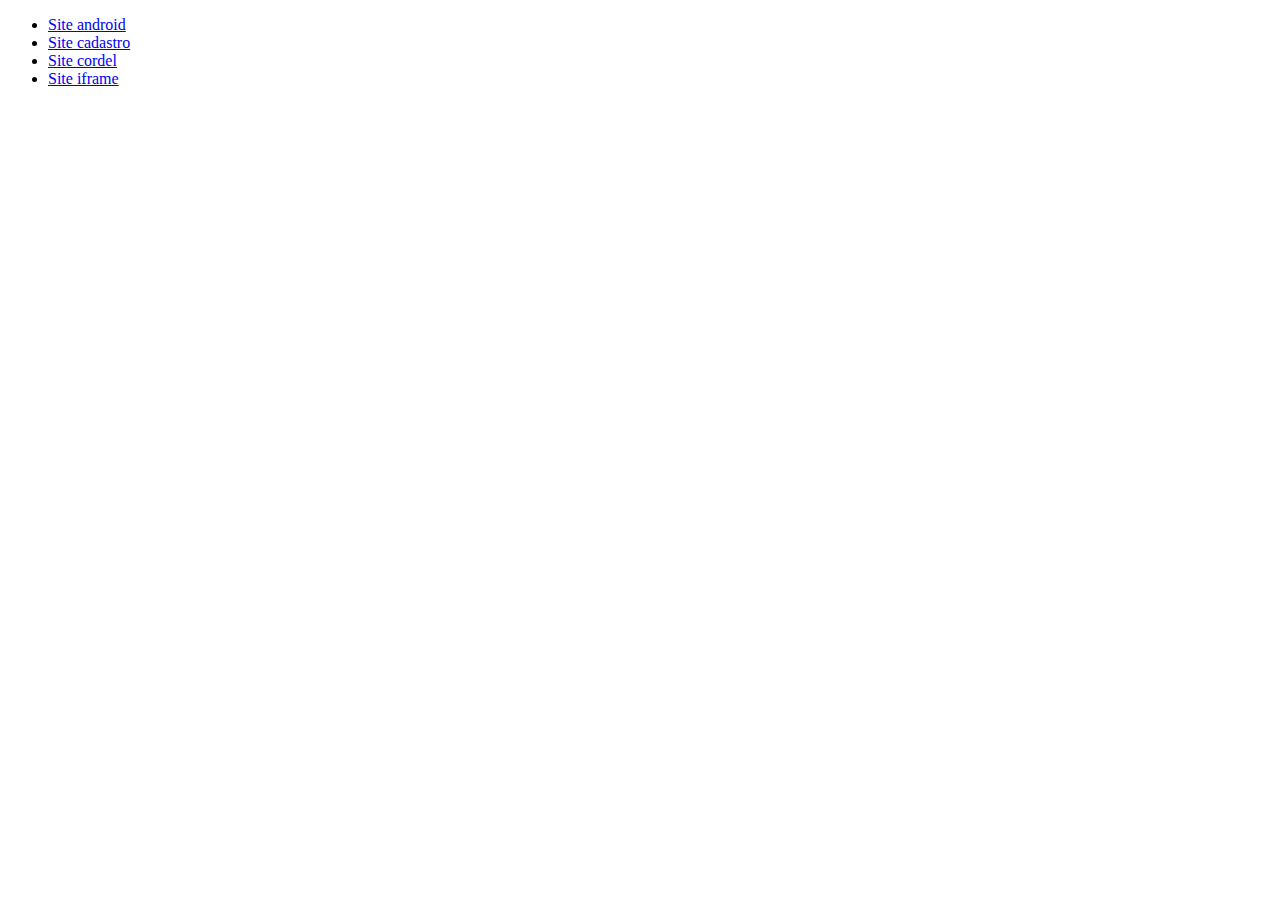
<file: index.html>
<!DOCTYPE html>
<html lang="pt-br">
<head>
    <meta charset="UTF-8">
    <meta name="viewport" content="width=device-width, initial-scale=1.0">
    <title>Document</title>
</head>
<body>
    <ul>
        <li><a href="site-android/android.html">Site android</a></li>
        <li><a href="site-cadastro/index.html">Site cadastro</a></li>
        <li><a href="site-cordel/index.html">Site cordel</a></li>
        <li><a href="site-iframe/index.html">Site iframe</a></li>
    </ul>
</body>
</html>
</file>
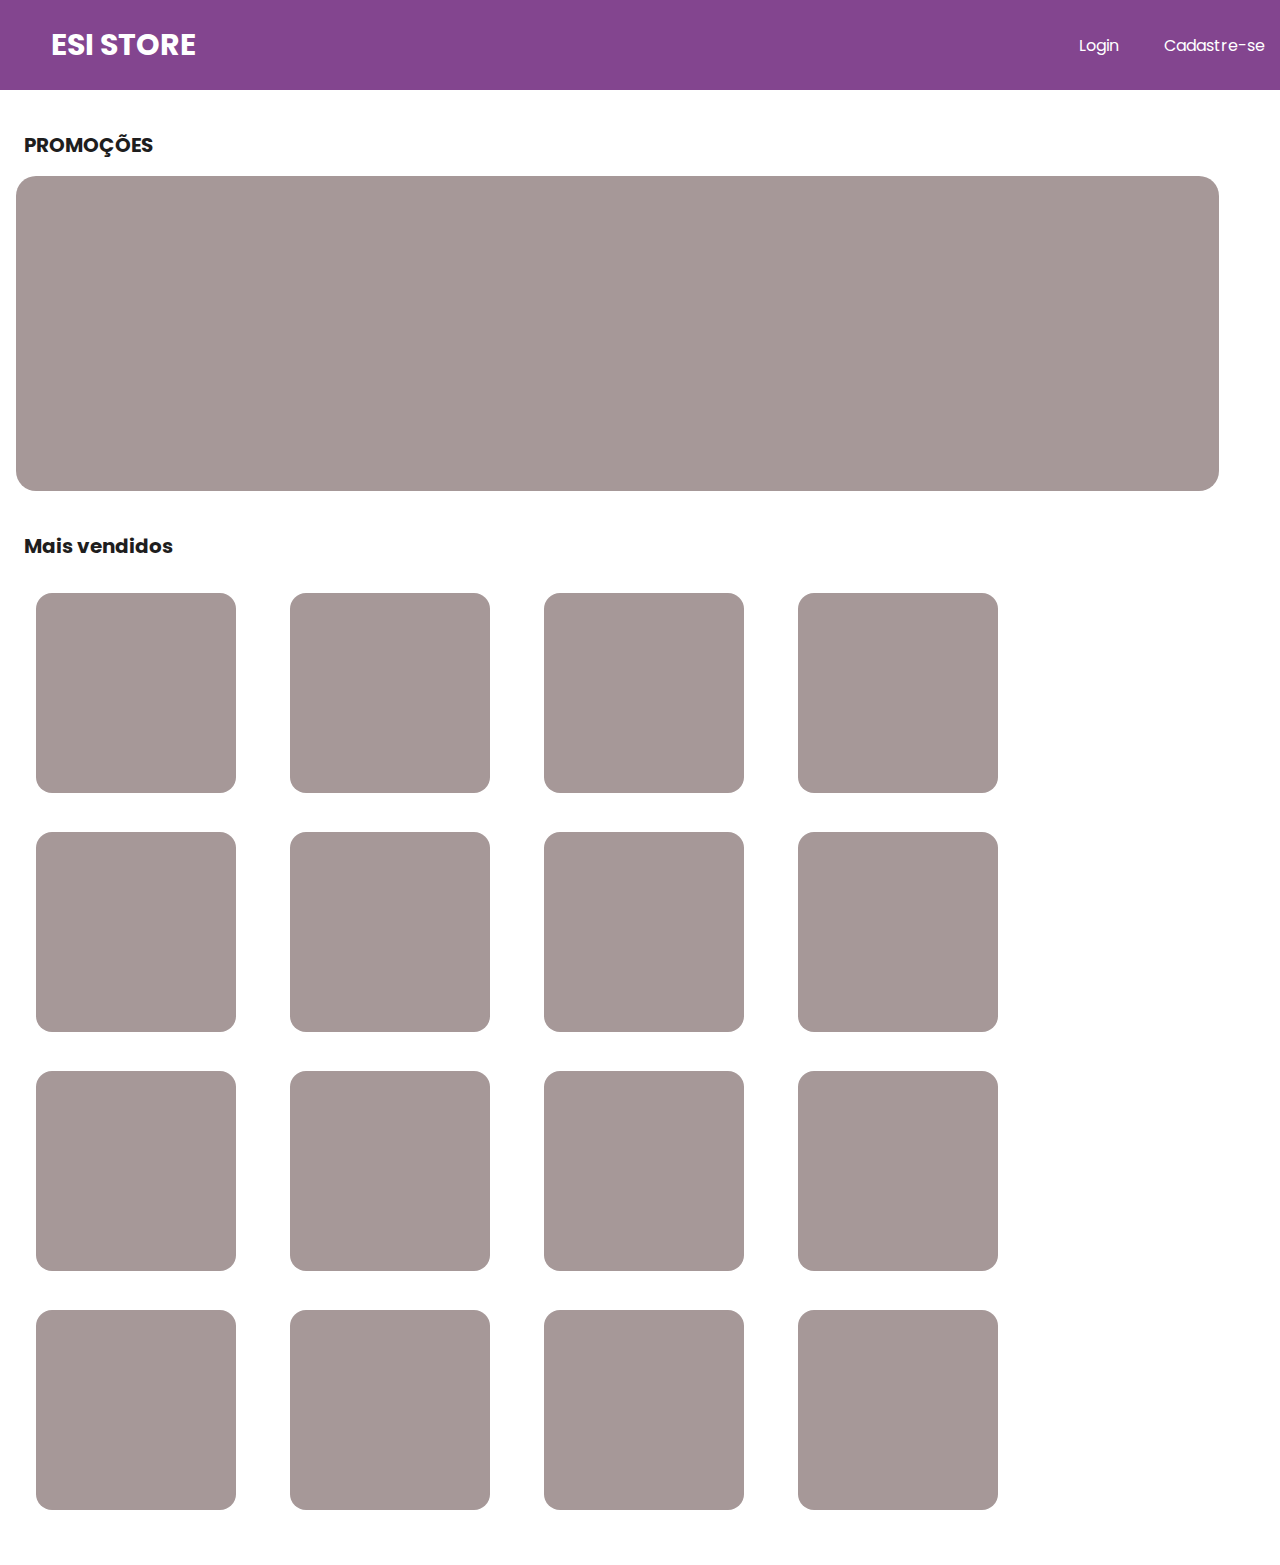
<file: site-cadastro/index.html>
<!DOCTYPE html>
<html lang="pt-br">
<head>
    <meta charset="UTF-8">
    <meta name="viewport" content="width=device-width, initial-scale=1.0">
    <title>Esi Store</title>
    <!-- Icon menu -->
    <link rel="stylesheet" href="https://fonts.googleapis.com/css2?family=Material+Symbols+Outlined:opsz,wght,FILL,GRAD@20..48,100..700,0..1,-50..200" />
    <!-- STYLE -->
    <link rel="stylesheet" href="style/estilos.css">
    <link rel="stylesheet" href="style/estilos-media-query.css">
</head>
<body>
    <header>
        <h1>ESI STORE</h1>
        <span class="material-symbols-outlined" id="menubotao" onclick="clickmenu()">
            menu
        </span>
        <menu id="itens">
            <ol>
                <li><a href="paginas-conta/login.html">Login</a></li>
                <hr>
                <li><a href="paginas-conta/cadastro.html">Cadastre-se</a></li>
            </ol>
        </menu>
    </header>
    <main>
        <section>
            <article id="texto-promocao">PROMOÇÕES</article>
            <div id="promocoes"><a href="xxx"></a></div>
        </section>

        <section>
            <article id="mais-vendidos">Mais vendidos</article>

            <div class="container">
                <a href="xxxx" class="produto1"></a> 
                <a href="xxxx" class="produto1"></a>
                <a href="xxxx" class="produto1"></a> 
                <a href="xxxx" class="produto1"></a>
                <a href="xxxx" class="produto1"></a> 
                <a href="xxxx" class="produto1"></a>
                <a href="xxxx" class="produto1"></a> 
                <a href="xxxx" class="produto1"></a>
                <a href="xxxx" class="produto1"></a> 
                <a href="xxxx" class="produto1"></a>
                <a href="xxxx" class="produto1"></a> 
                <a href="xxxx" class="produto1"></a>
                <a href="xxxx" class="produto1"></a> 
                <a href="xxxx" class="produto1"></a>
                <a href="xxxx" class="produto1"></a> 
                <a href="xxxx" class="produto1"></a>
        </div>
        </section>
    </main>
    <script>
        const itens = document.querySelector("#itens")

        function clickmenu(){
           if (itens.style.display == 'block'){
            itens.style.display = 'none';
           }
           else{
            itens.style.display = 'block';
           }
        }
    </script>
</body>
</html>
</file>
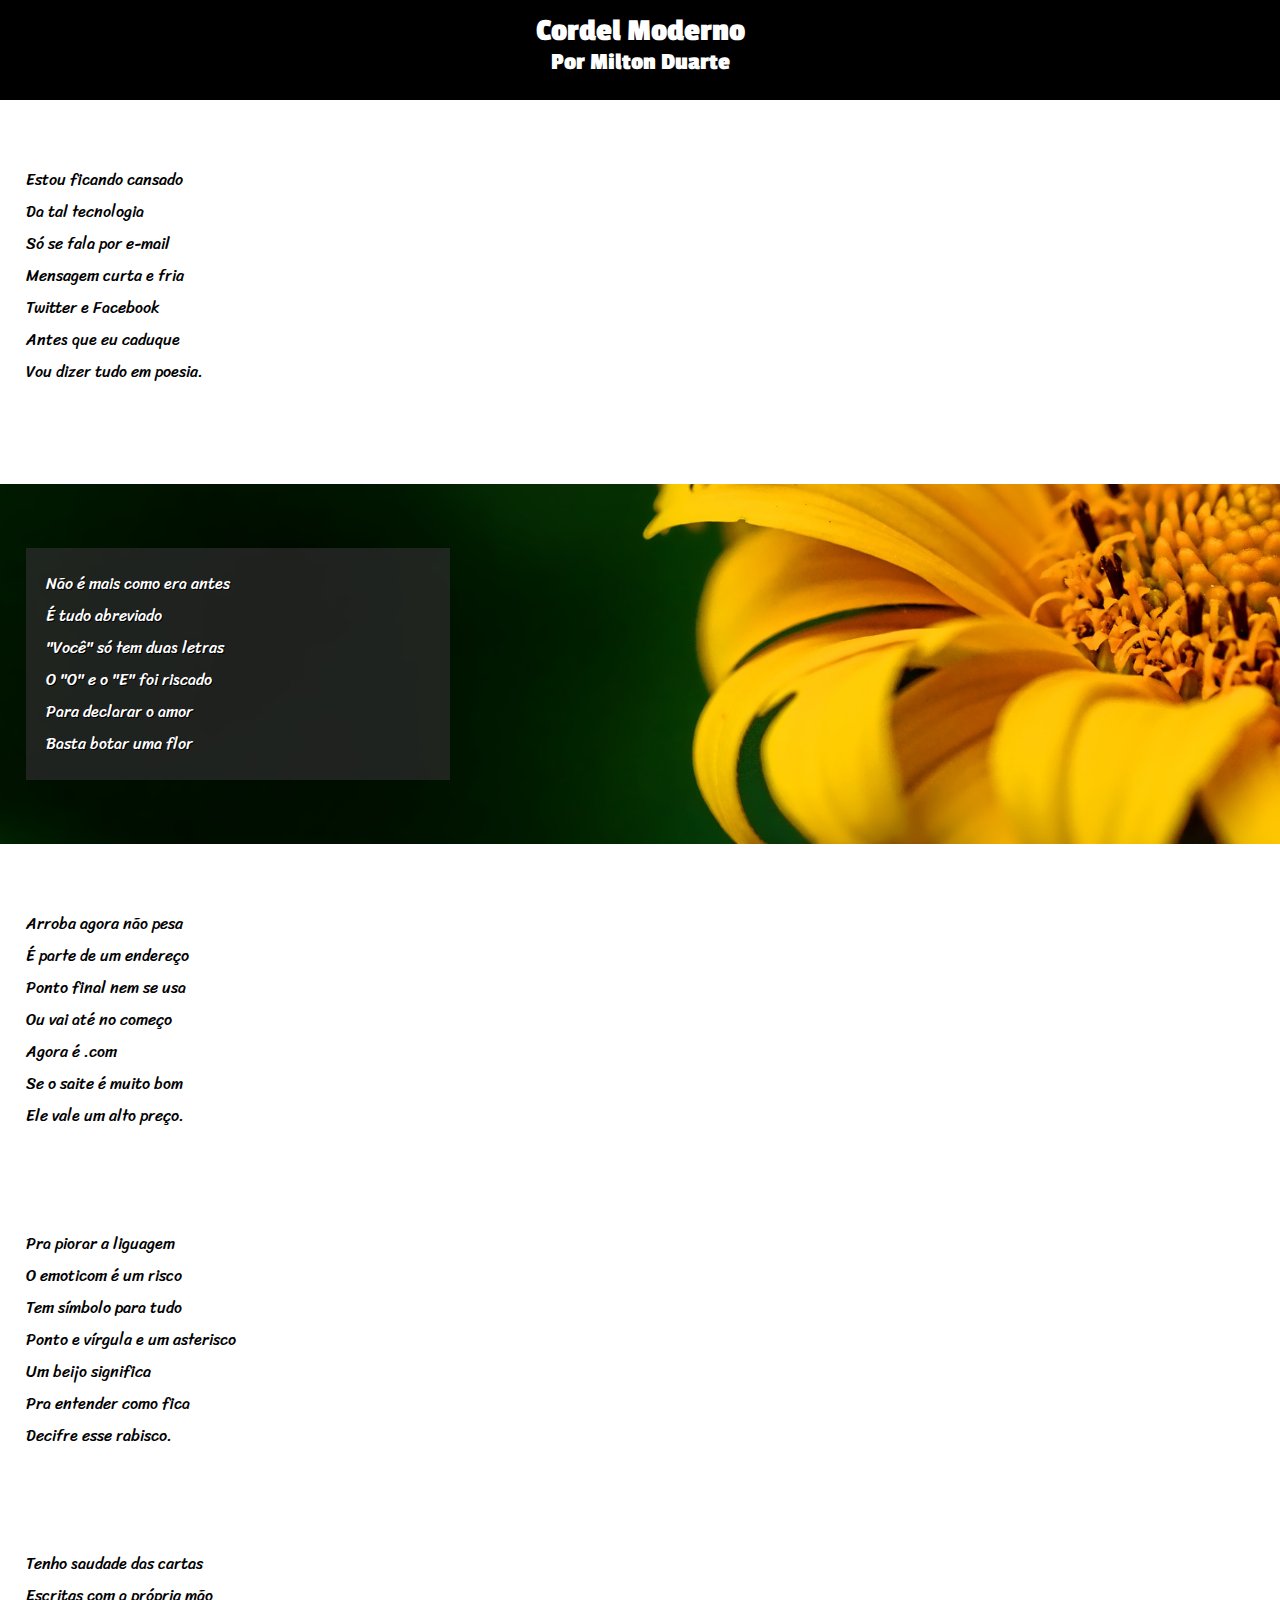
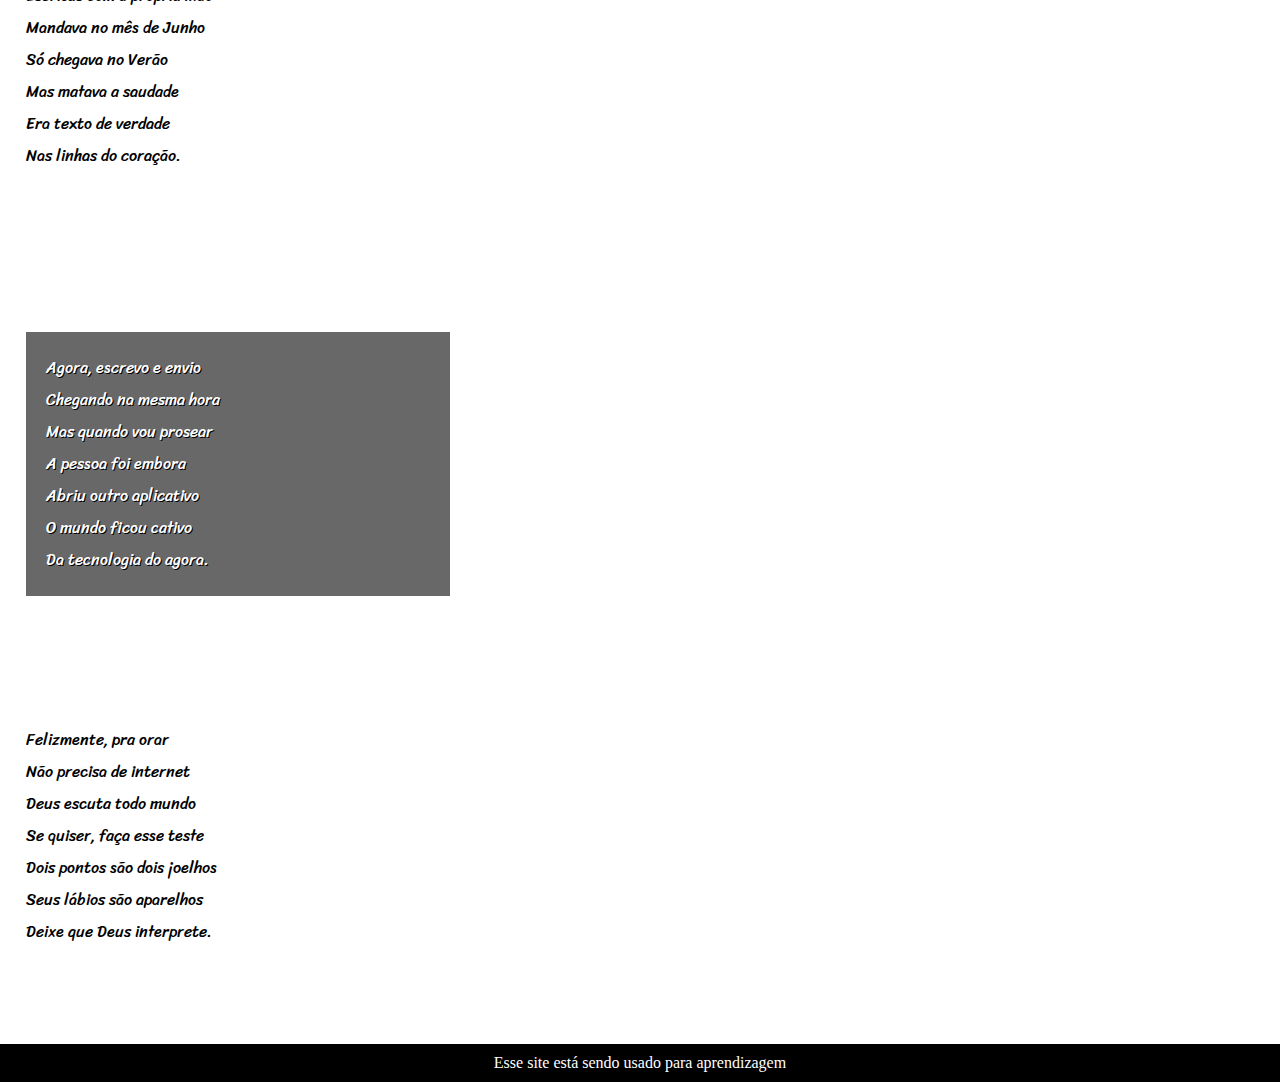
<file: site-cordel/index.html>
<!DOCTYPE html>
<html lang="pt-br">
<head>
    <meta charset="UTF-8">
    <meta name="viewport" content="width=device-width, initial-scale=1.0">
    <title>Cordel Moderno</title>
    <link rel="stylesheet" href="style.css">
</head>
<body>
    <header>
        <h1>Cordel Moderno</h1>
        <h2>Por <a href="https://www.recantodasletras.com.br/poesias/3186743">Milton Duarte</a></h2>
    </header>

    <main>
        <section>
            <p class="textos">
                Estou ficando cansado <br>
                Da tal tecnologia <br>
                Só se fala por e-mail <br>
                Mensagem curta e fria <br>
                Twitter e Facebook <br>
                Antes que eu caduque <br>
                Vou dizer tudo em poesia.
            </p>
        </section>
        
        
        <section id="textos_com_imagens1" class="textos_com_imagens">
                <p class="textos">
                Não é mais como era antes <br>
                 É tudo abreviado <br>
                "Você" só tem duas letras <br>
                 O "O" e o "E" foi riscado <br>
                 Para declarar o amor <br>
                 Basta botar uma flor
              </p>
        </section>
        
        <section>
            <p class="textos">
                Arroba agora não pesa <br>
                É parte de um endereço <br>
                Ponto final nem se usa <br>
                Ou vai até no começo <br>
                Agora é .com <br>
                Se o saite é muito bom <br>
                Ele vale um alto preço.
            </p>
            
            <p class="textos">
                Pra piorar a liguagem <br>
                O emoticom é um risco <br>
                Tem símbolo para tudo <br>
                Ponto e vírgula e um asterisco <br>
                Um beijo significa <br>
                Pra entender como fica <br>
                Decifre esse rabisco.
            </p>
        </section>
    
        <section>
            <p class="textos">
                Tenho saudade das cartas <br>
                Escritas com a própria mão <br>
                Mandava no mês de Junho <br>
                Só chegava no Verão <br>
                Mas matava a saudade <br>
                Era texto de verdade <br>
                Nas linhas do coração.
            </p>
        </section>

        <section id="textos_com_imagens2" class="textos_com_imagens">
                <p class="textos">
                    Agora, escrevo e envio <br>
                    Chegando na mesma hora <br>
                    Mas quando vou prosear <br>
                    A pessoa foi embora <br>
                    Abriu outro aplicativo <br>
                    O mundo ficou cativo <br>
                    Da tecnologia do agora.
                </p>
        </section>
        <section>
            <p class="textos">
                Felizmente, pra orar <br>
                Não precisa de internet <br>
                Deus escuta todo mundo <br>
                Se quiser, faça esse teste <br>
                Dois pontos são dois joelhos <br>
                Seus lábios são aparelhos <br>
                Deixe que Deus interprete.
            </p>
        </section>
    </main>
    <footer>
        <p>Esse site está sendo usado para aprendizagem</p>
    </footer>
</body>
</html>
</file>
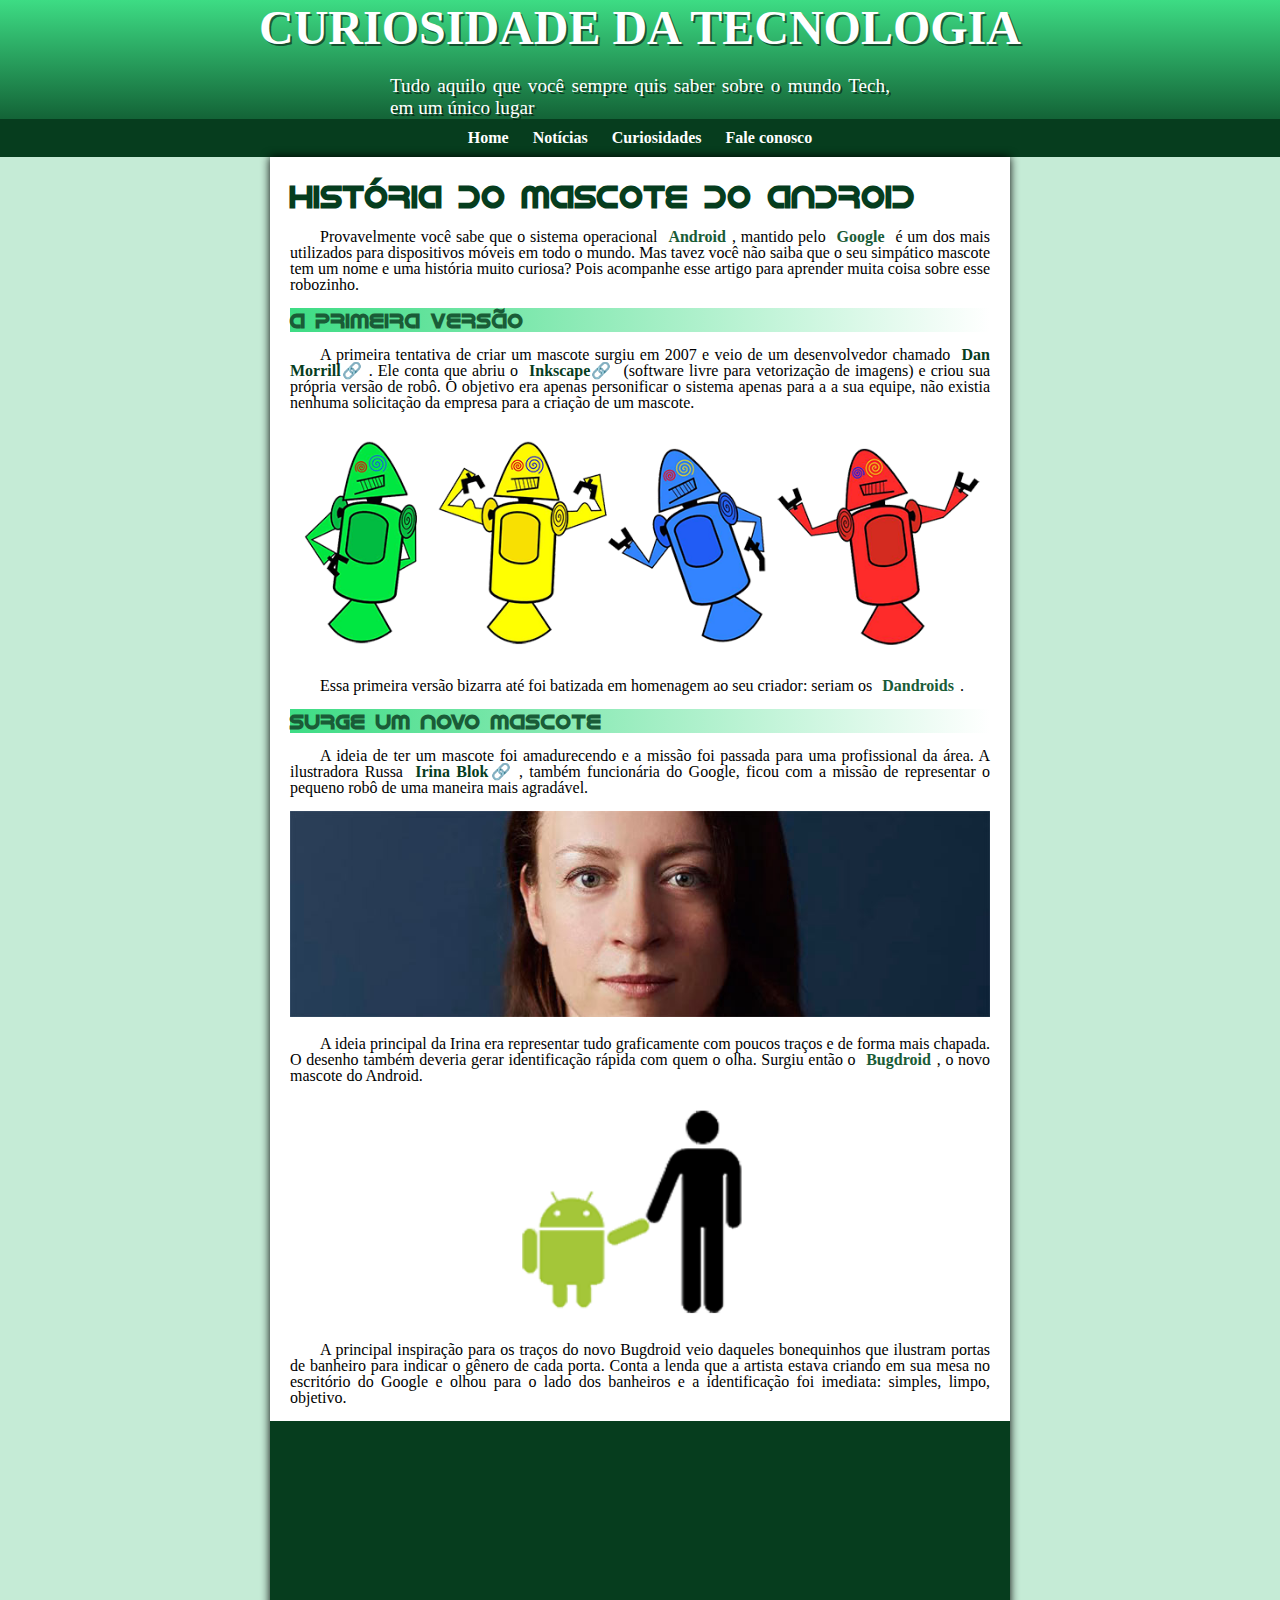
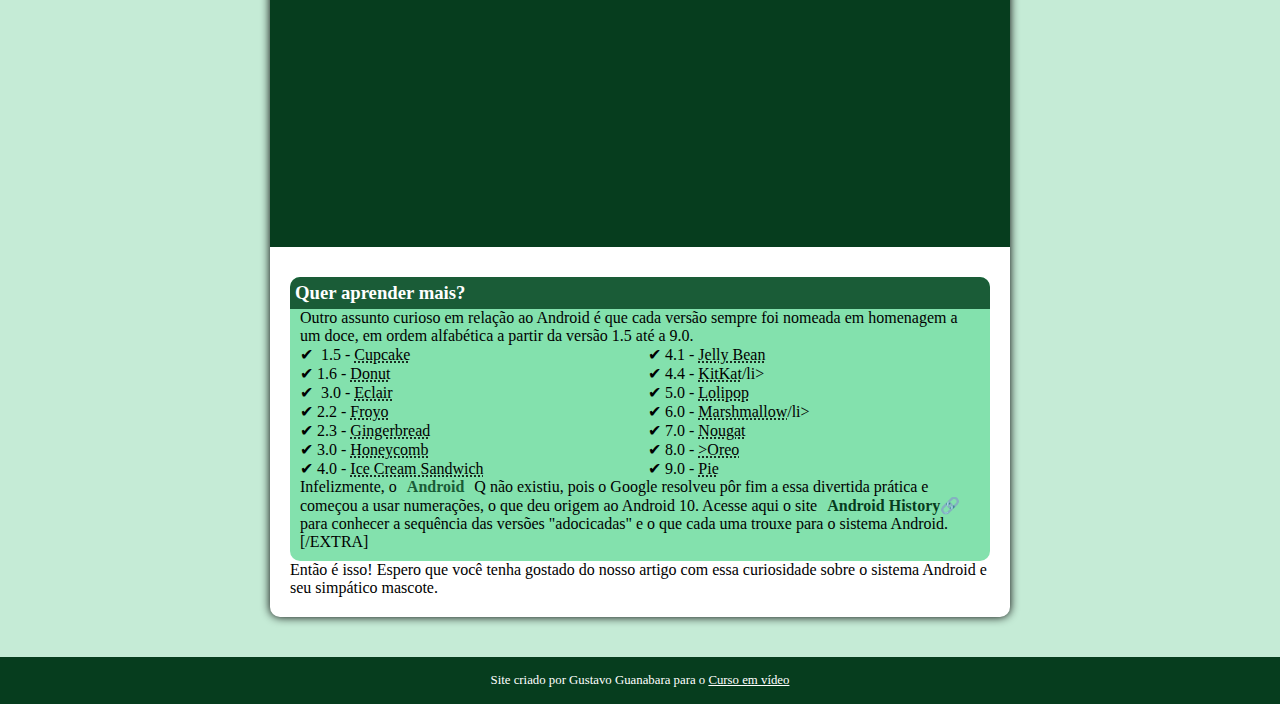
<file: site-android/android.html>
<!DOCTYPE html>
<html lang="pt-br">
<head>
    <meta charset="UTF-8">
    <meta name="viewport" content="width=device-width, initial-scale=1.0">
    <title>Como surgiu o mascote Android?</title>
    <link rel="stylesheet" href="style.css">
    <link rel="shortcut icon" href="imagens/favicon.ico" type="image/x-icon">
</head>
<body>
   
    <header>

        <h1>CURIOSIDADE DA TECNOLOGIA</h1>

        <p>Tudo aquilo que você sempre quis saber sobre o mundo Tech, em um único lugar
        </p>
        <nav>
            <a href="#">Home</a>
            <a href="#">Notícias</a>
            <a href="#">Curiosidades</a>
            <a href="#">Fale conosco</a>
        </nav>
    </header>
    <main>

    <article>
        <h1>História do Mascote do Android</h1>
   
    <p>Provavelmente você sabe que o sistema operacional <strong>Android</strong>, mantido pelo <strong>Google</strong> é um dos mais utilizados para dispositivos móveis em todo o mundo. Mas tavez você não saiba que o seu simpático mascote tem um nome e uma história muito curiosa? Pois acompanhe esse artigo para aprender muita coisa sobre esse robozinho.
    </p>
    
    <h2>A primeira versão</h2>
  
    <p>A primeira tentativa de criar um mascote surgiu em 2007 e veio de um desenvolvedor chamado <a href="https://androidcommunity.com/dan-morrill-shows-us-the-android-mascot-that-almost-was-20130103/"  target="_blank">Dan Morrill</a>. Ele conta que abriu o <a href="https://www.bing.com/search?pglt=675&q=inkscape&cvid=5f625ec9100248d8831bce59139712a6&gs_lcrp=EgZjaHJvbWUqBggAEAAYQDIGCAAQABhAMgYIARBFGDkyBggCEAAYQDIGCAMQABhAMgYIBBAAGEAyBggFEAAYQDIGCAYQABhAMgYIBxAAGEAyBggIEAAYQNIBCDE4MDFqMGoxqAIAsAIA&FORM=ANNTA1&PC=LCTS"  target="_blank">Inkscape</a> (software livre para vetorização de imagens) e criou sua própria versão de robô. O objetivo era apenas personificar o sistema apenas para a a sua equipe, não existia nenhuma solicitação da empresa para a criação de um mascote.
    </p>
    <!--Imagem-->
    <picture>
      <source media="(max-width: 600px )" srcset="imagens/dan-droids-pq.png">
      <img src="imagens/dan-droids.png" alt="">
    </picture>
   
    <p>Essa primeira versão bizarra até foi batizada em homenagem ao seu criador: seriam os <strong>Dandroids</strong>.</p>
   
    <h2>Surge um novo mascote</h2>
   
    <p>A ideia de ter um mascote foi amadurecendo e a missão foi passada para uma profissional da área. A ilustradora Russa <a href="https://www.irinablok.com/android" target="_blank">Irina Blok</a>, também funcionária do Google, ficou com a missão de representar o pequeno robô de uma maneira mais agradável.</p>
   
    <picture>
        <source media="(max-width: 800px )" srcset="imagens/irina-blok-pq.jpg">
        <img src="imagens/irina-blok.jpg" alt="">
    </picture>
   
    <p>A ideia principal da Irina era representar tudo graficamente com poucos traços e de forma mais chapada. O desenho também deveria gerar identificação rápida com quem o olha. Surgiu então o <strong>Bugdroid</strong>, o novo mascote do Android.</p>
   
    <img src="imagens/bugdroid.png" class="pequena" alt="">
    
    <p>A principal inspiração para os traços do novo Bugdroid veio daqueles bonequinhos que ilustram portas de banheiro para indicar o gênero de cada porta. Conta a lenda que a artista estava criando em sua mesa no escritório do Google e olhou para o lado dos banheiros e a identificação foi imediata: simples, limpo, objetivo.
    </p>

    <div class="video">
        <iframe width="560" height="315" src="https://www.youtube.com/embed/l2UDgpLz20M?si=_TOZ29mLpe3Mcwc0" title="YouTube video player" frameborder="0" allow="accelerometer; autoplay; clipboard-write; encrypted-media; gyroscope; picture-in-picture; web-share" allowfullscreen></iframe>
    </div>

        <aside>
                <h3>Quer aprender mais?</h3> 
                
                Outro assunto curioso em relação ao Android é que cada versão sempre foi nomeada em homenagem a um doce, em ordem alfabética a partir da versão 1.5 até a 9.0.
                
                <ul>
                       <li> 1.5 - <abbr title="">Cupcake</abbr></li>
                       <li>1.6 - <abbr title="">Donut</abbr></li>
                       <li> 3.0 - <abbr title="">Eclair</abbr></li>
                        <li>2.2 - <abbr title="">Froyo</abbr></li>
                        <li>2.3 - <abbr title="">Gingerbread</abbr></li>
                        <li>3.0 - <abbr title="">Honeycomb</abbr></li>
                        <li>4.0 - <abbr title="">Ice Cream Sandwich</abbr></li>
                        <li>4.1 - <abbr title="">Jelly Bean</abbr></li>
                        <li>4.4 - <abbr title="">KitKat</abbr>/li>
                        <li>5.0 - <abbr title="">Lolipop</abbr></li>
                        <li>6.0 - <abbr title="">Marshmallow</abbr>/li>
                        <li>7.0 - <abbr title="">Nougat</abbr></li>
                        <li>8.0 - <abbr title="">>Oreo</abbr</li>
                        <li>9.0 - <abbr title="">Pie</abbr></li>
                    
                </ul>
                
                Infelizmente, o <strong>Android</strong> Q não existiu, pois o Google resolveu pôr fim a essa divertida prática e começou a usar numerações, o que deu origem ao Android 10.
                
                Acesse aqui o site <a href="https://www.android.com/intl/pt-BR_br/history/" target="_blank">Android History</a> para conhecer a sequência das versões "adocicadas" e o que cada uma trouxe para o sistema Android.
                [/EXTRA]
        </aside>
            Então é isso! Espero que você tenha gostado do nosso artigo com essa curiosidade sobre o sistema Android e seu simpático mascote.
    </article>
    </main>
    <footer>
        <p>Site criado por Gustavo Guanabara para o <a href="https://www.cursoemvideo.com/" target="_blank"> Curso em vídeo </a></p>
   </footer>
</body>
</html>
</file>
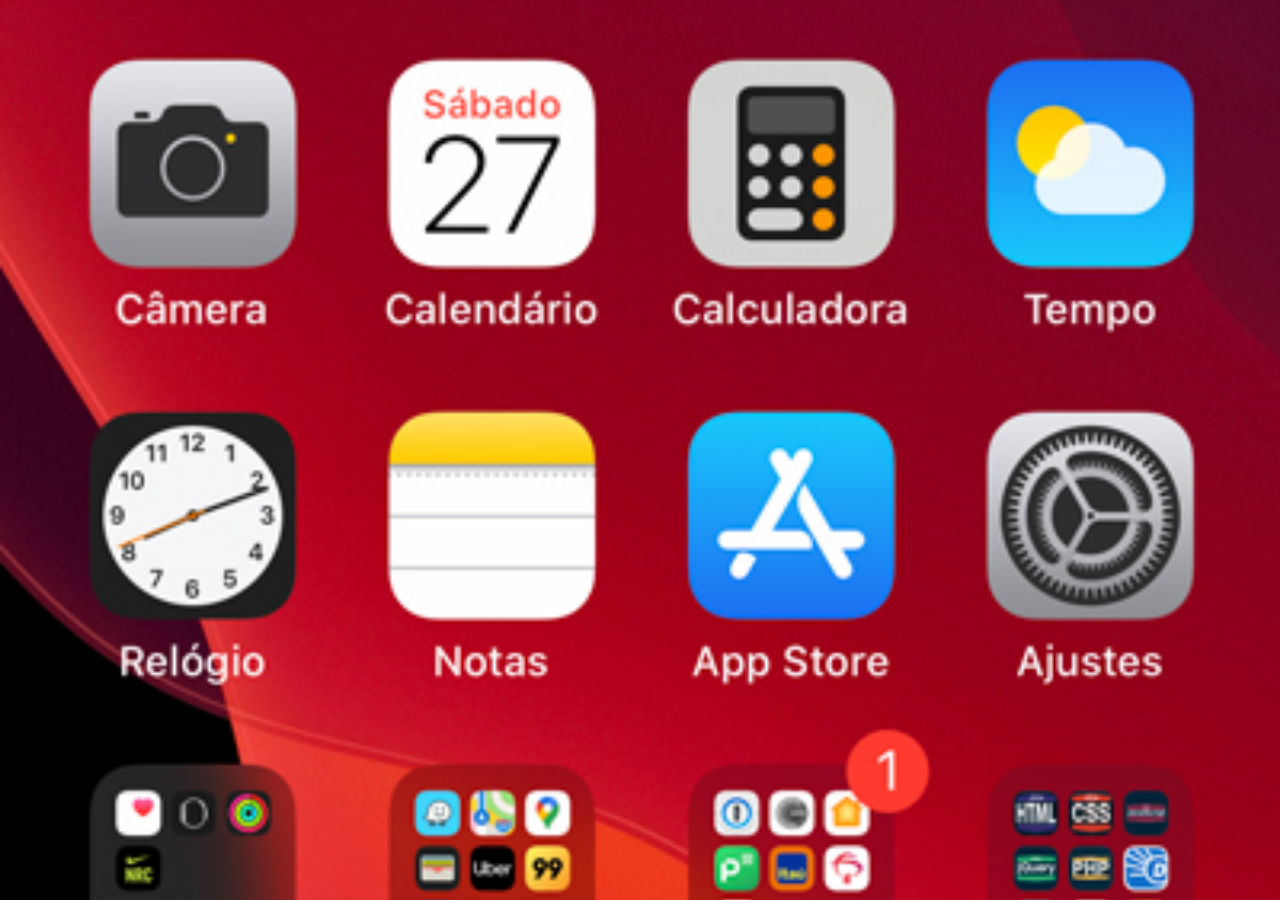
<file: site-iframe/home.html>
<!DOCTYPE html>
<html lang="pt-br">
<head>
    <meta charset="UTF-8">
    <meta name="viewport" content="width=device-width, initial-scale=1.0">
    <title>Document</title>
    <style>
        *{
            margin: 0px;
            padding: 0px;
        }
        body{
            width: 100vw;
            height: 100vh;
            background-color: black;
            background-image: url(imagens/imagens/tela-home.jpg);
            background-repeat: no-repeat;
            background-position: top center;
            background-size: cover;
        }
    </style>
</head>
<body>
    
</body>
</html>
</file>
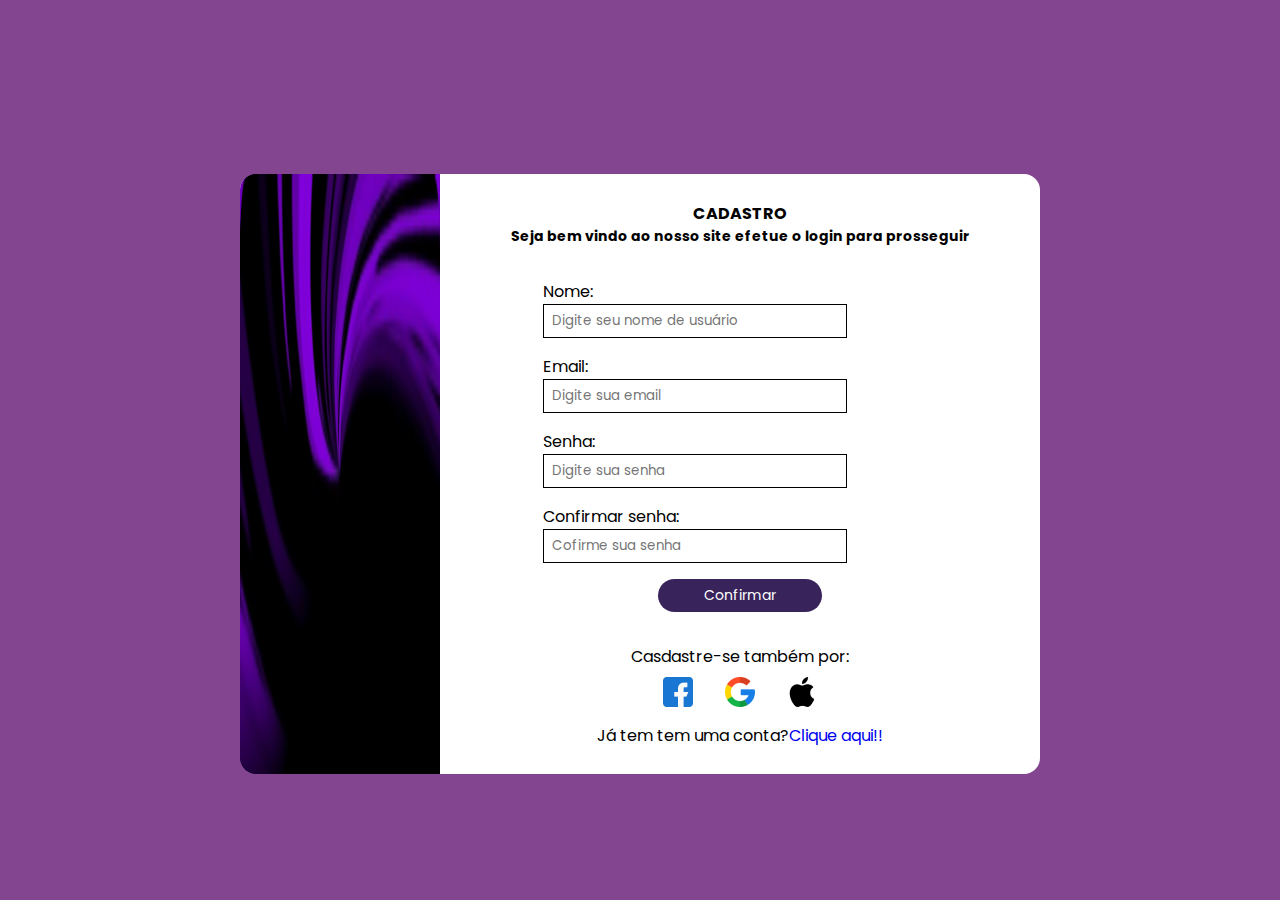
<file: site-cadastro/paginas-conta/cadastro.html>
<!DOCTYPE html>
<html lang="pt-br">
<head>
    <meta charset="UTF-8">
    <meta name="viewport" content="width=device-width, initial-scale=1.0">
    <title>Cadastre-se</title>
    <link rel="stylesheet" href="../style-tabelas/login.css">
    <link rel="stylesheet" href="../style-tabelas/media-query-form.css">
</head>
<body>
    <section class="formulario-cadastro">
        <img src="../images/imagem-.png" alt="" class="imagem-lado">
        <div class="pai">
            <div id="titulo-e-subtitulo">
                <h1>CADASTRO</h1>
                <h2>Seja bem vindo ao nosso site efetue o login para prosseguir</h2>
            </div>
            <form action="">
                <div class="forms">
                    <label for="inome">Nome:</label>
                    <br>
                    <input type="text" name="nome" id="inome" required class="box-form" placeholder="Digite seu nome de usuário">
                </div>
                <div class="forms">
                    <label for="iemail">Email:</label> <br>
                    <input type="email" name="email" id="iemail" class=box-form requied placeholder="Digite sua email">
                </div>
                <div class="forms">
                    <label for="isenha">Senha:</label> <br>
                    <input type="password" name="senha" id="isenha" class=box-form requied minlength="8" maxlength ="20" placeholder="Digite sua senha">
                </div>
                <div class="forms">
                    <label for="iconfirmasenha">Confirmar senha:</label> <br>
                    <input type="password" name="senha" id="iconfirmarsenha" class=box-form requied minlength="8" maxlength ="20" placeholder="Cofirme sua senha">
                </div>
                <div class="forms" id="confirmar-cadastro-container">
                     <a href="../index.html" id="confirmar-cadastro"> Confirmar</a>
                </div>
            </form>
                <p id="texto-cadastre-se">Casdastre-se também por:</p>
                <div id="imagens-cadastro">
                    <img src="../images/facebook.png" alt="">
                    <img src="../images/google.png" alt="">
                    <img src="../images/apple.png" alt="">
                </div>
                <p id="clique-aqui">Já tem tem uma conta?<a href="login.html">Clique aqui!!</a></p>
        </div>
    </section>
</body>
</html>
</file>
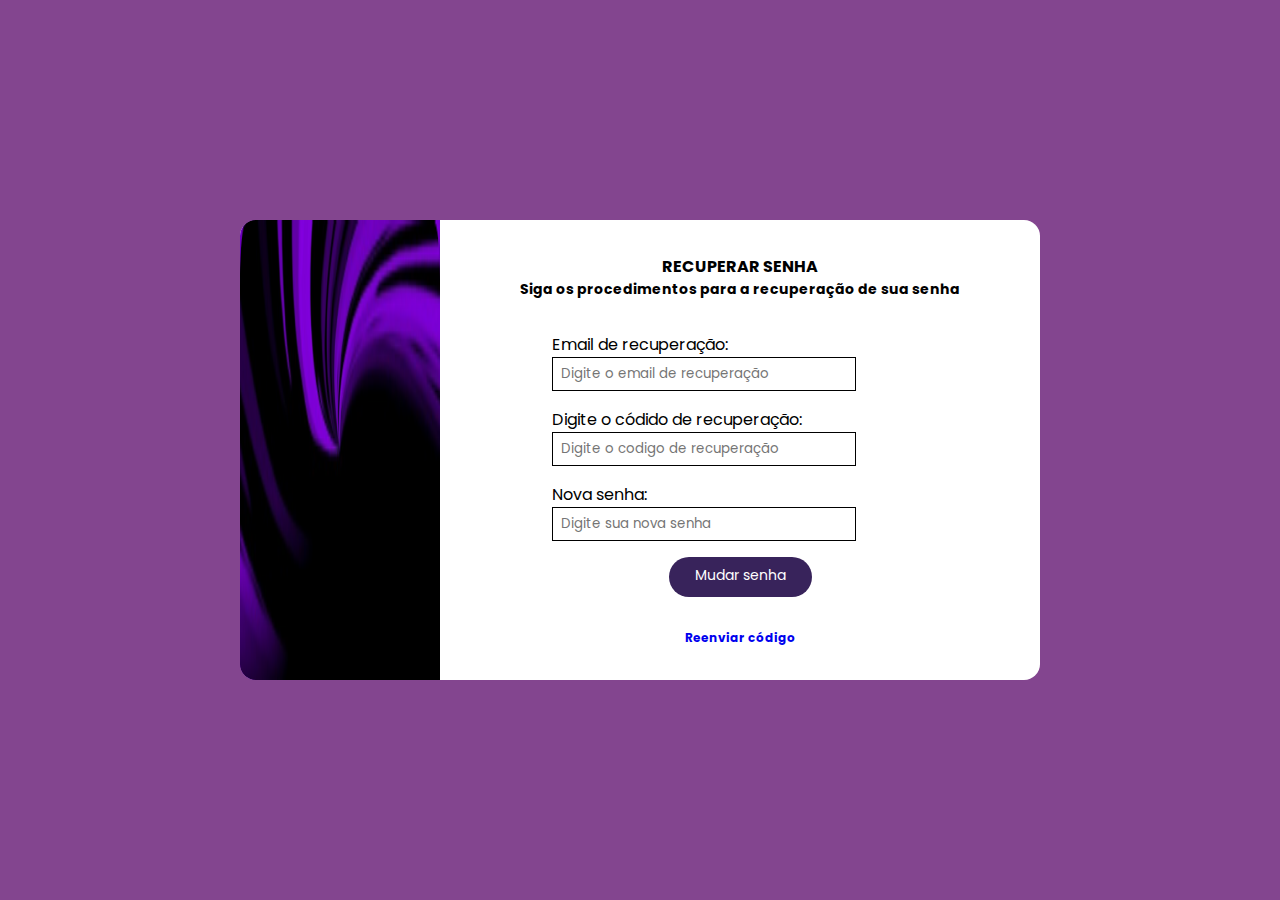
<file: site-cadastro/paginas-conta/esqueci-senha.html>
<!DOCTYPE html>
<html lang="pt-br">
<head>
    <meta charset="UTF-8">
    <meta name="viewport" content="width=device-width, initial-scale=1.0">
    <title>Document</title>
    <link rel="stylesheet" href="../style-tabelas/login.css">
    <link rel="stylesheet" href="../style-tabelas/media-query-form.css">
</head>
<body>
    <section class="formulario">
        <img src="../images/imagem-.png" alt="" class="imagem-lado">
        <div class="pai">
            <div id="titulo-e-subtitulo">
                <h1>RECUPERAR SENHA</h1>
                <h2>Siga os procedimentos para a recuperação de sua senha</h2>
            </div>
            <form action="">
                <div class="forms">
                    <label for="iemail">Email de recuperação:</label>
                    <br>
                    <input type="email" name="email" id="iemail" required class="box-form" placeholder="Digite o email de recuperação">
                </div>
                <div class="forms">
                    <label for="icodigarecuperacao">Digite o códido de recuperação:</label>
                    <br>
                    <input type="number" name="codigorecuperacao" id="iemail" required class="box-form" placeholder="Digite o codigo de recuperação">
                </div>
                <div class="forms">
                    <label for="inovasenha">Nova senha:</label> <br>
                    <input type="password" name="novasenha" id="inovasenha" class=box-form requied minlength="8" maxlength ="20" placeholder="Digite sua nova senha">
                </div>
                <div class="forms" id="mudar-senha">
                     <a href="../index.html" id="mudar-senha-botao"> Mudar senha</a>
                </div>
            </form>
                <p id="paragrafocontainer"><a id="reenviar-codigo"href="esqueci-senha.html">Reenviar código</a></p>
        </div>
    </section>
</body>
</html>
</file>
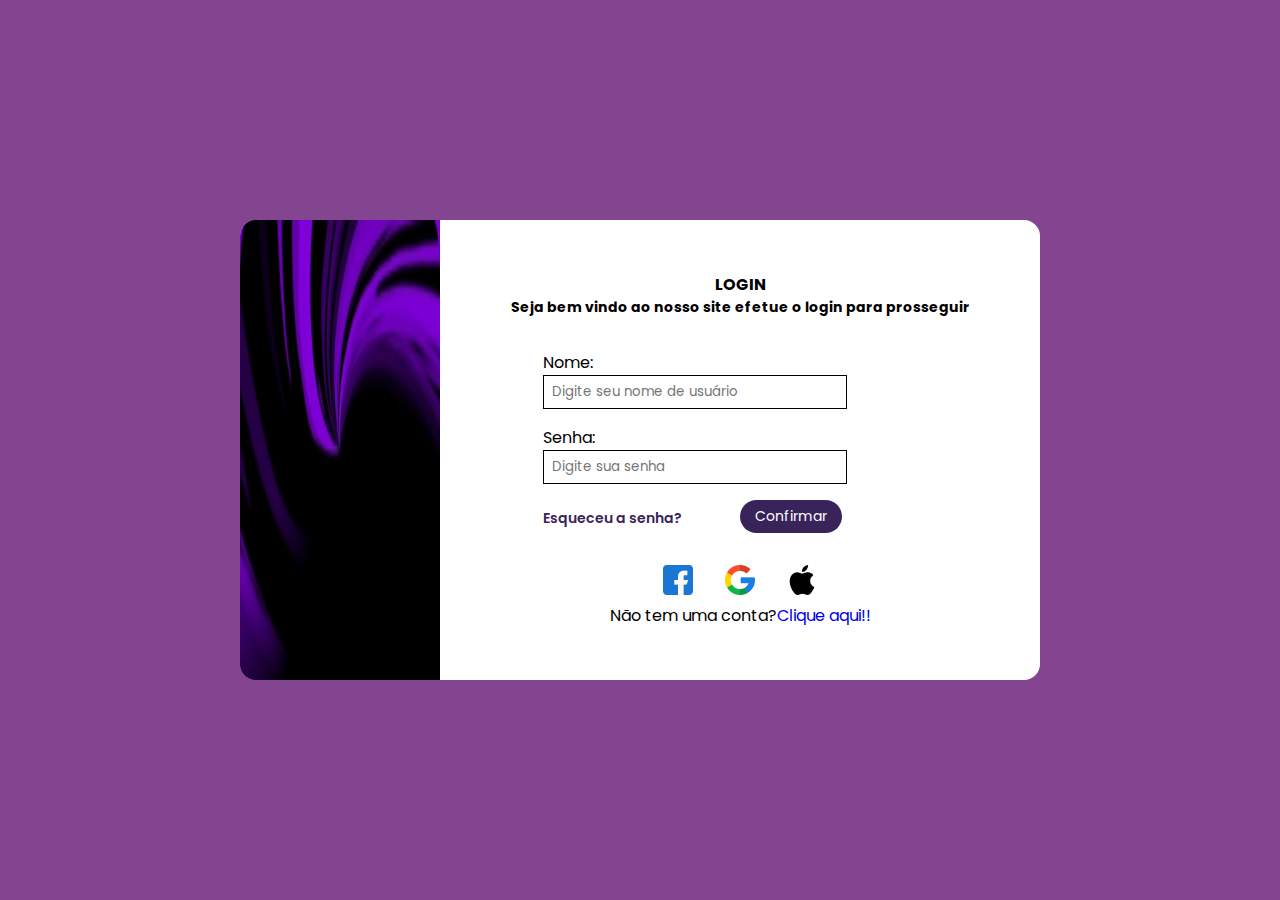
<file: site-cadastro/paginas-conta/login.html>
<!DOCTYPE html>
<html lang="pt-br">
<head>
    <meta charset="UTF-8">
    <meta name="viewport" content="width=device-width, initial-scale=1.0">
    <title>Faça seu Login</title>
    <link rel="stylesheet" href="../style-tabelas/login.css">
    <link rel="stylesheet" href="../style-tabelas/media-query-form.css">
</head>
<body>
    <section class="formulario">
        <img src="../images/imagem-.png" alt="" class="imagem-lado">
        <div class="pai">
            <div id="titulo-e-subtitulo">
                <h1>LOGIN</h1>
                <h2>Seja bem vindo ao nosso site efetue o login para prosseguir</h2>
            </div>
            <form action="">
                <div class="forms">
                    <label for="inome">Nome:</label>
                    <br>
                    <input type="text" name="nome" id="inome" required class="box-form" placeholder="Digite seu nome de usuário">
                </div>
                <div class="forms">
                    <label for="isenha">Senha:</label> <br>
                    <input type="password" name="senha" id="isenha" class=box-form requied minlength="8" maxlength ="20" placeholder="Digite sua senha">
                </div>
                <div class="forms" id="esquecer-confirmar">
                     <a href="esqueci-senha.html" id="esqueceu-senha">Esqueceu a senha? </a>
                     <a href="../index.html" id="confirmar"> Confirmar</a>
                </div>
            </form>
                <div id="imagens">
                    <img src="../images/facebook.png" alt="">
                    <img src="../images/google.png" alt="">
                    <img src="../images/apple.png" alt="">
                </div>
                <p id="clique-aqui">Não tem uma conta?<a href="cadastro.html">Clique aqui!!</a></p>
        </div>
    </section>
</body>
</html>
</file>
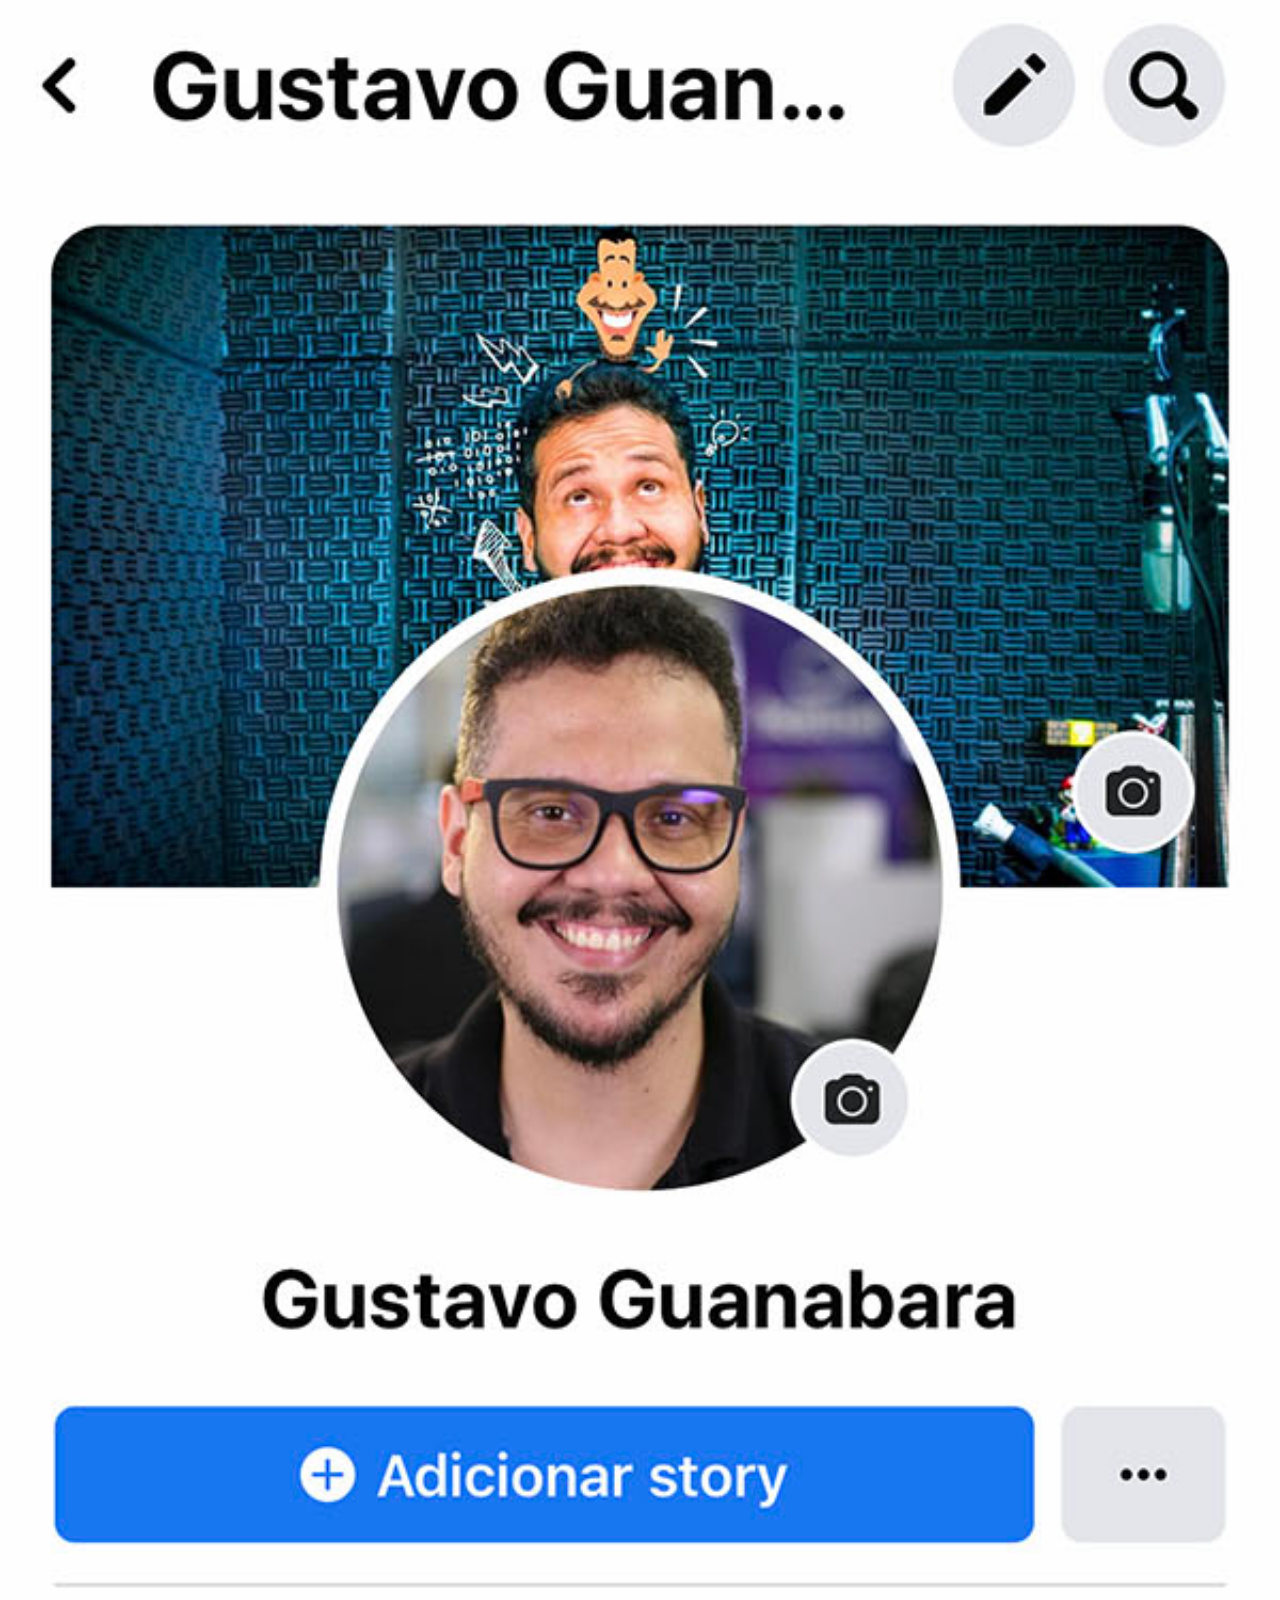
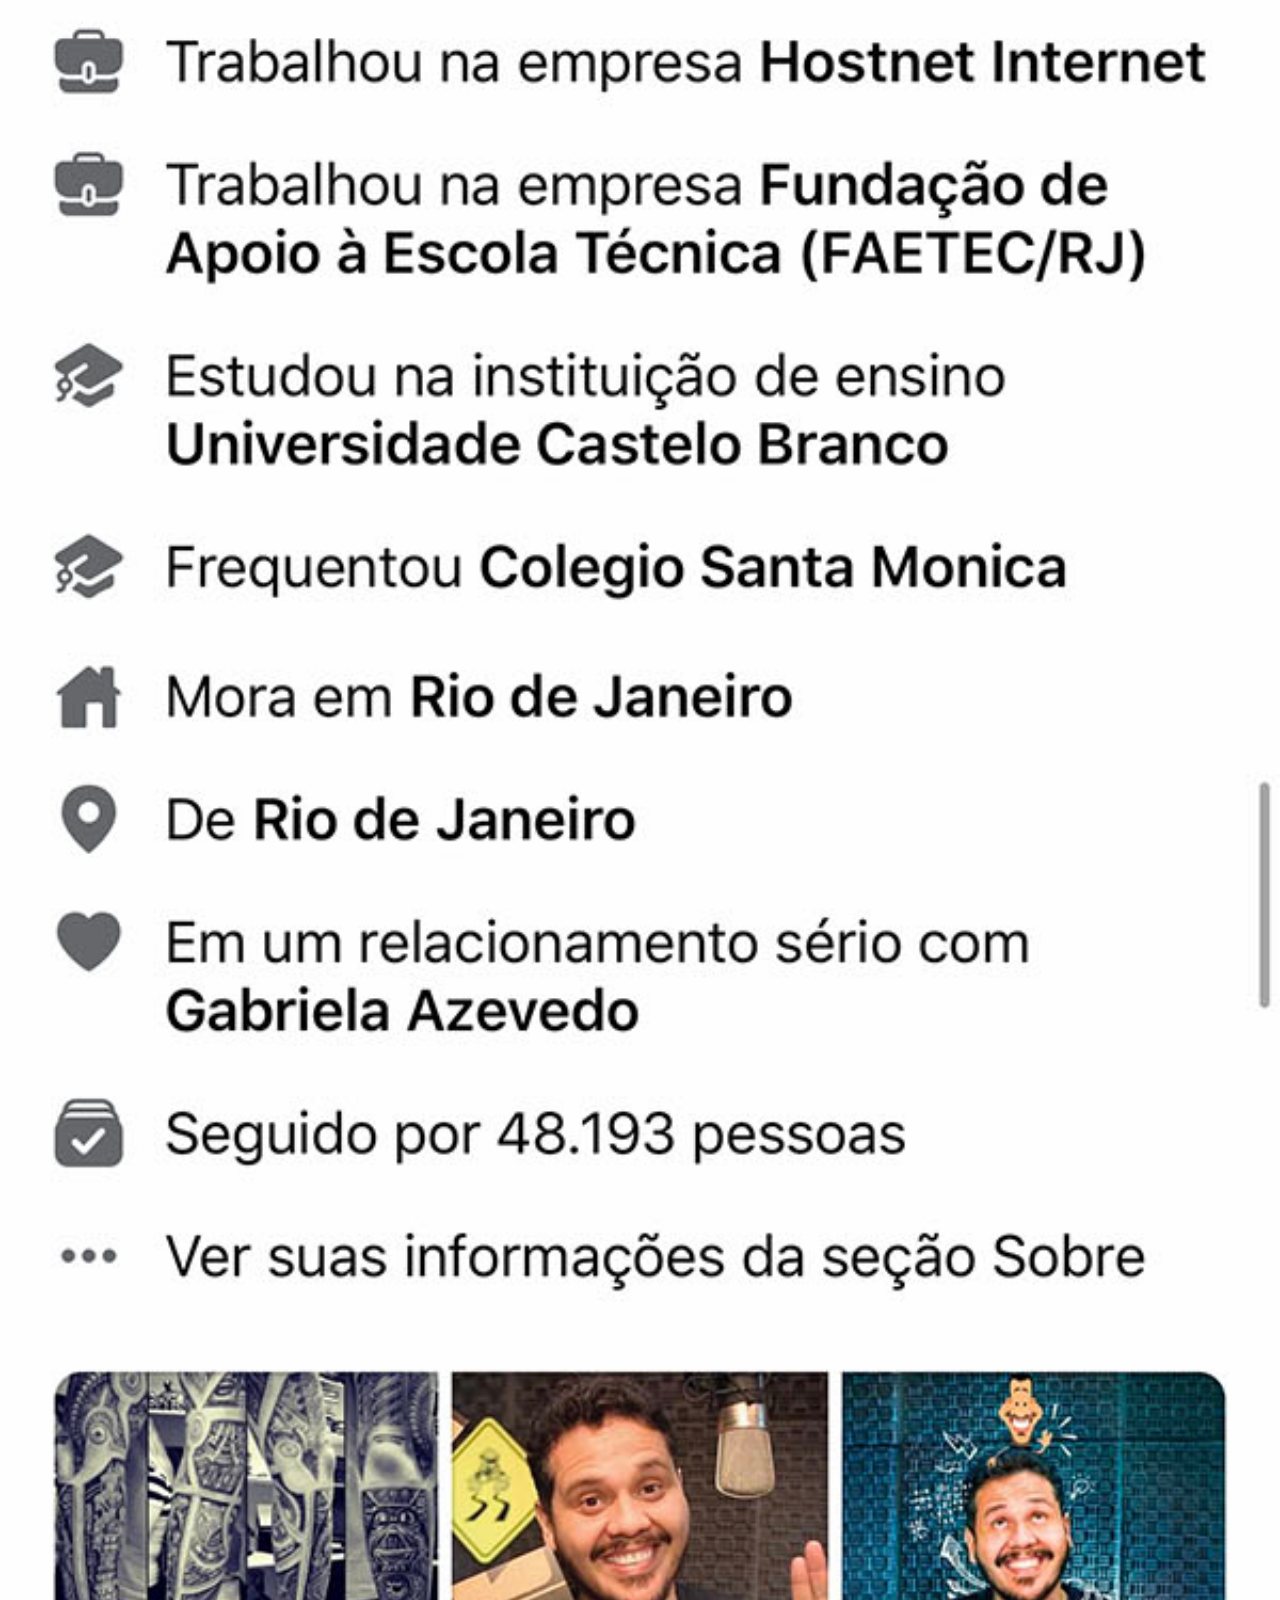
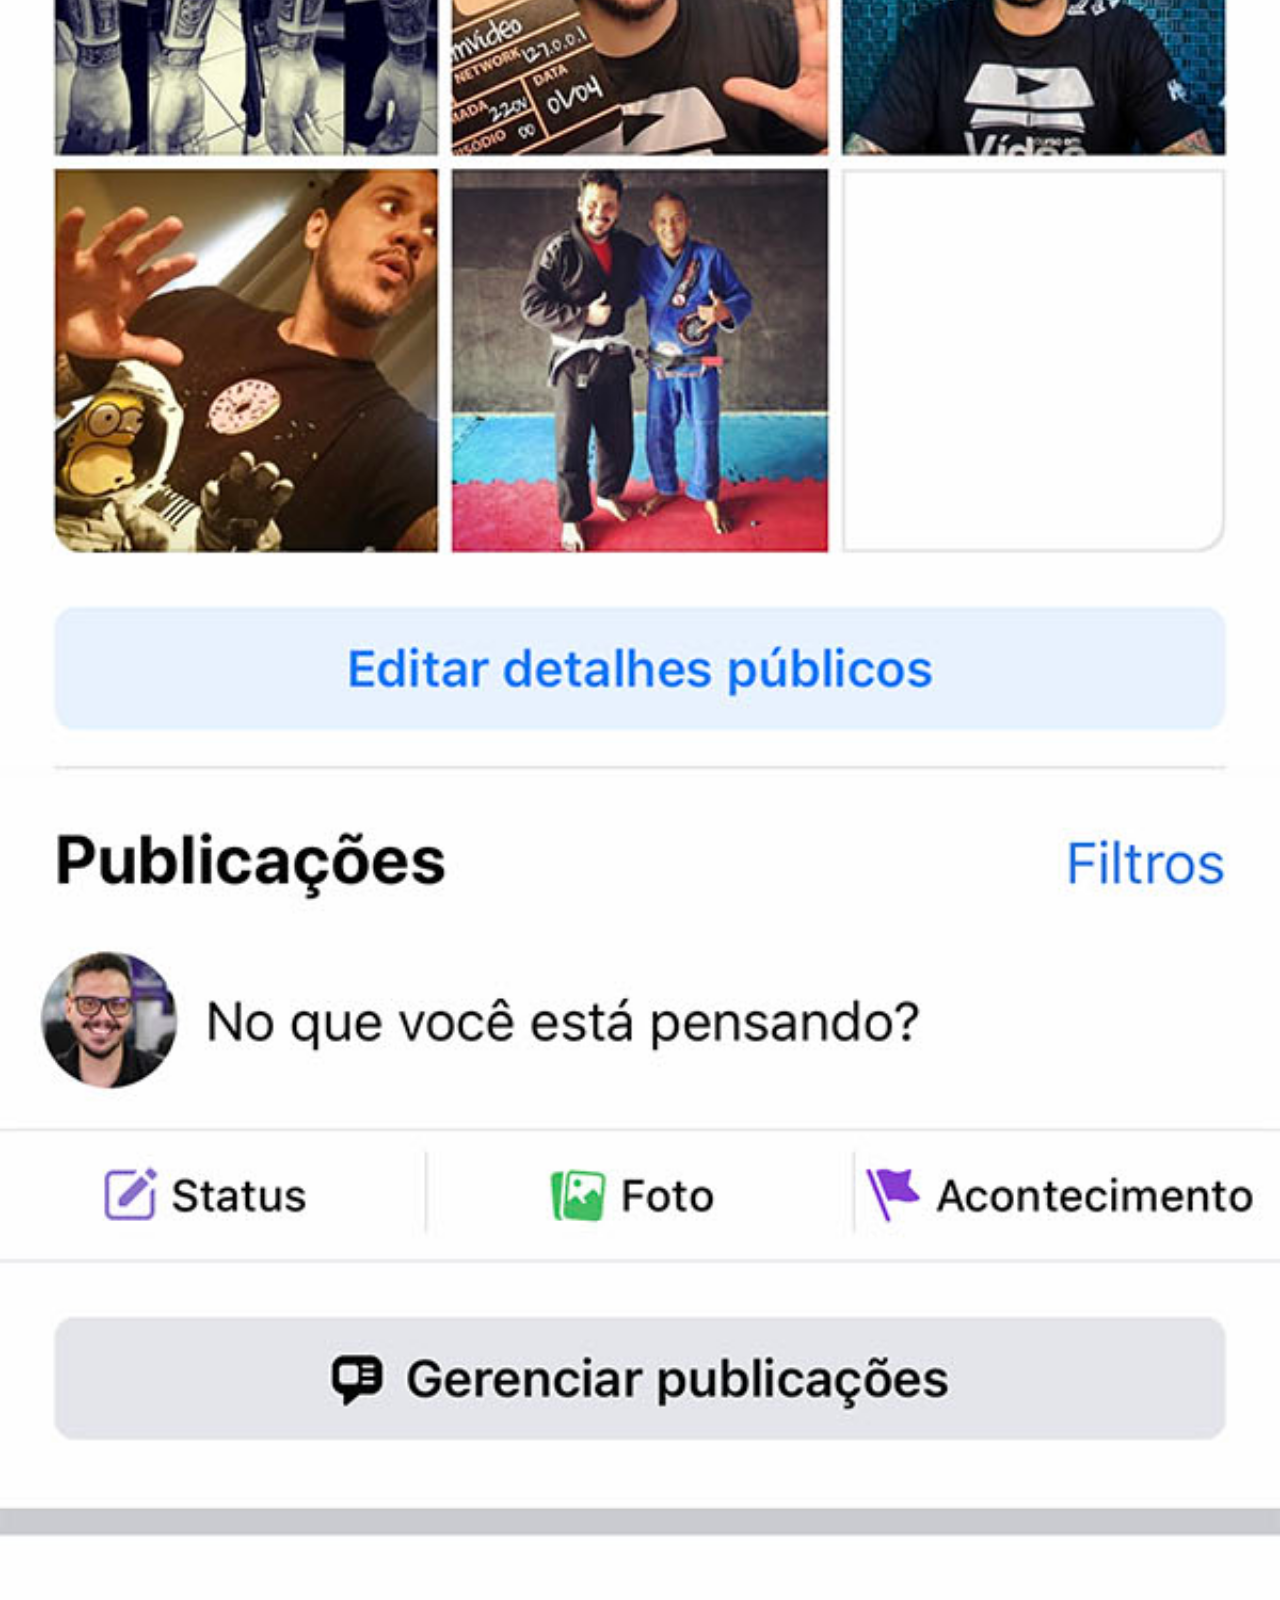
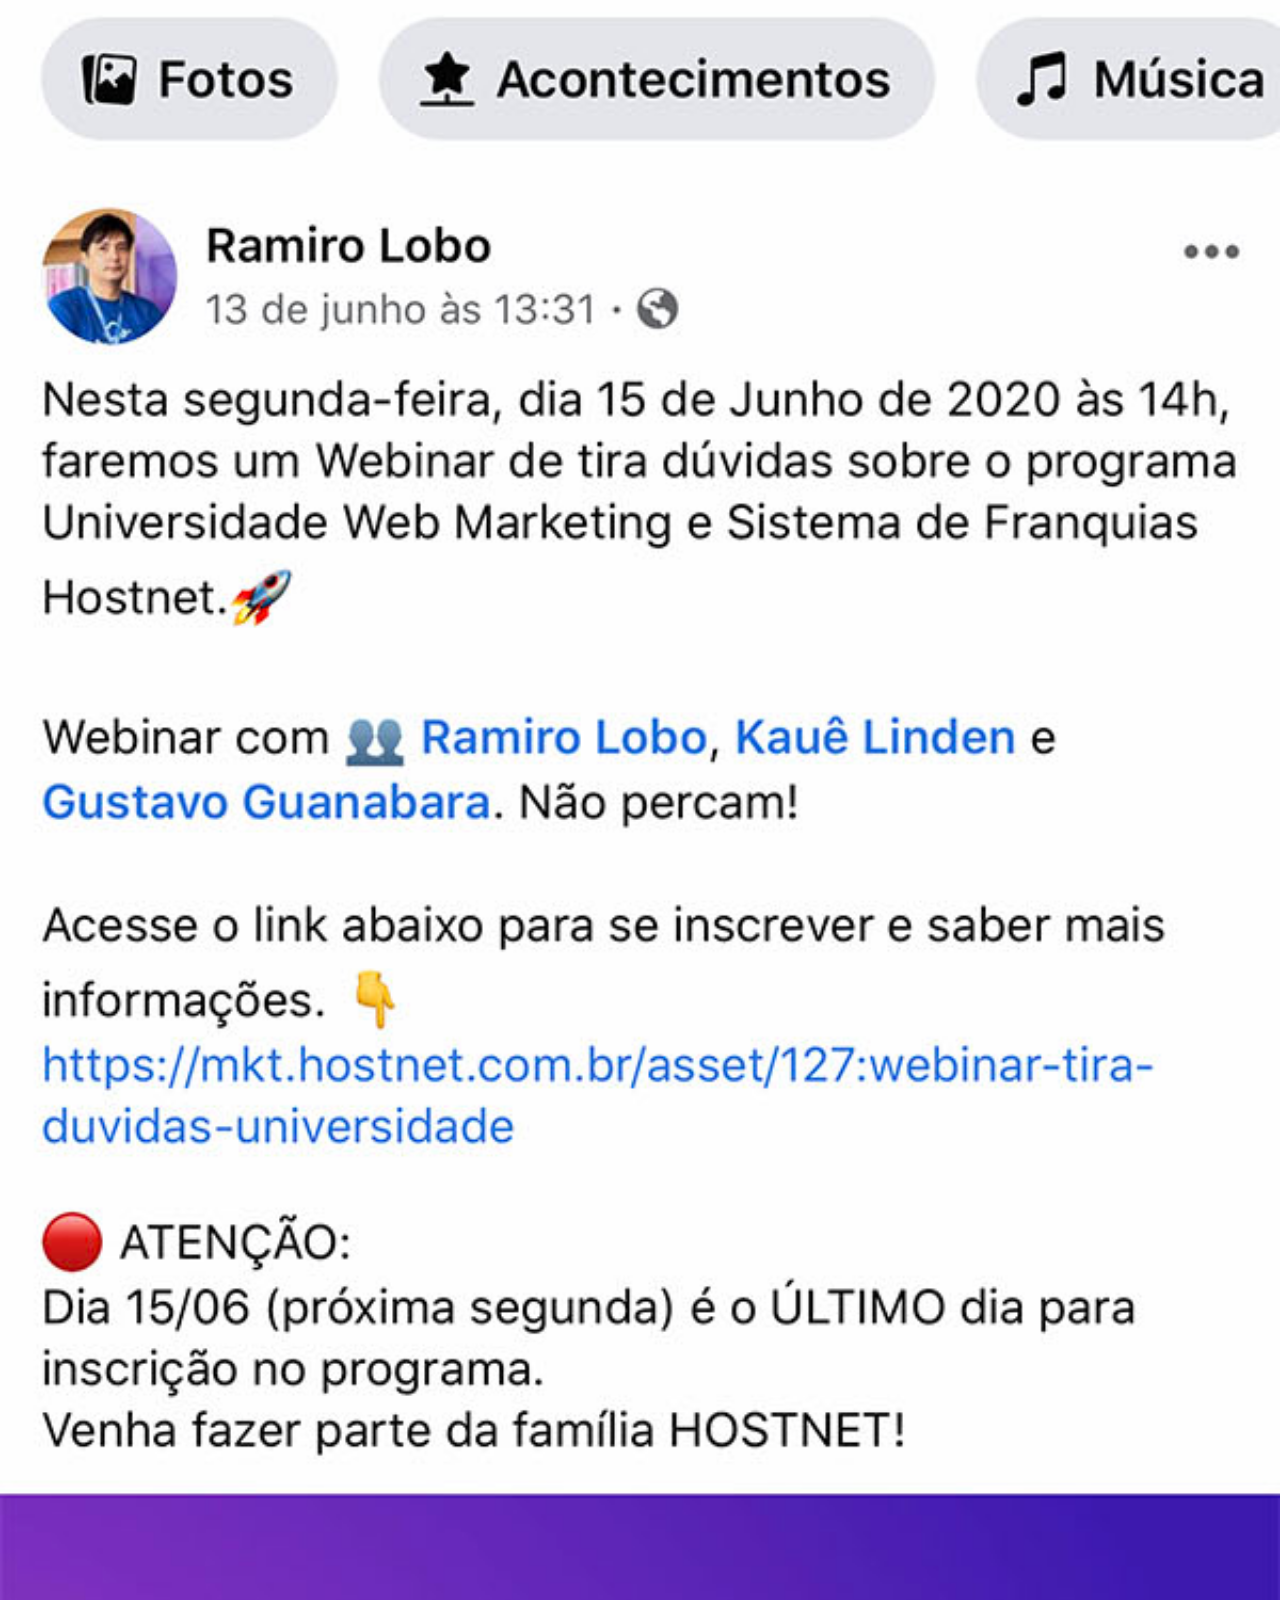
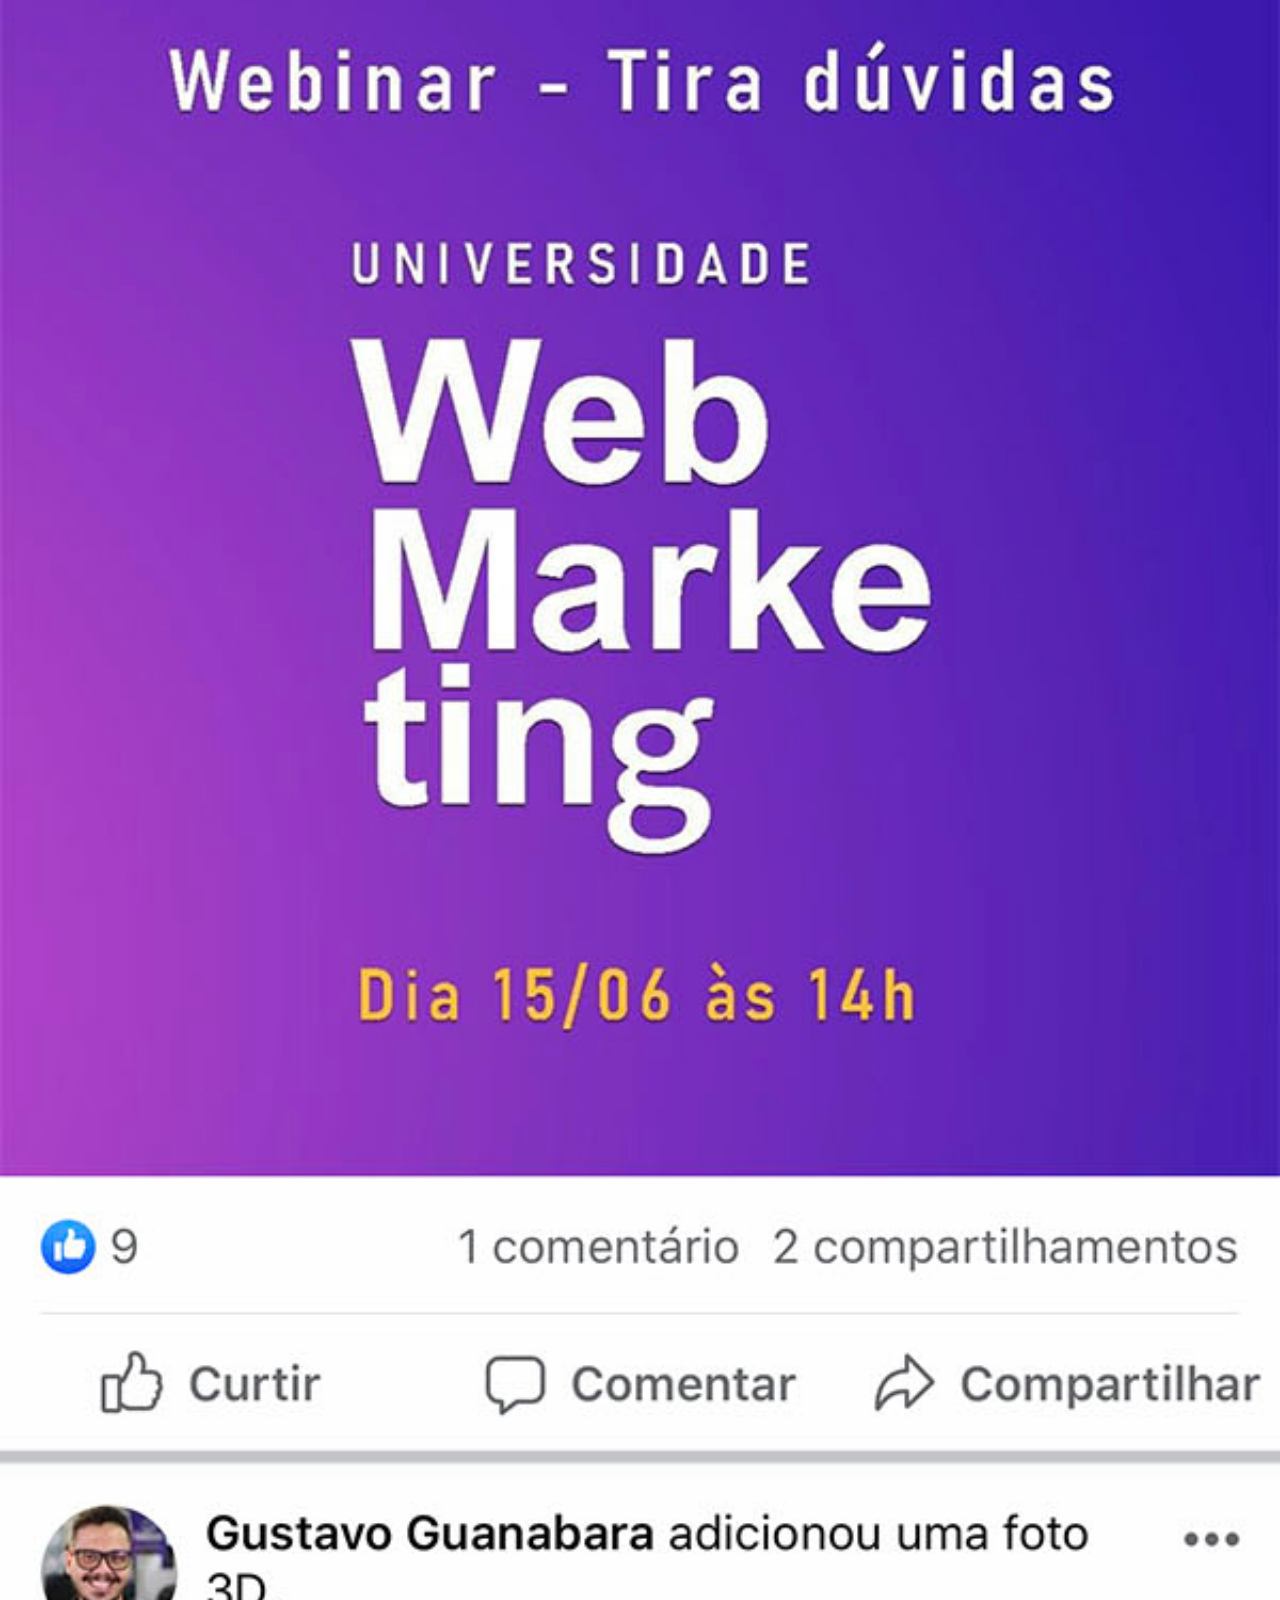
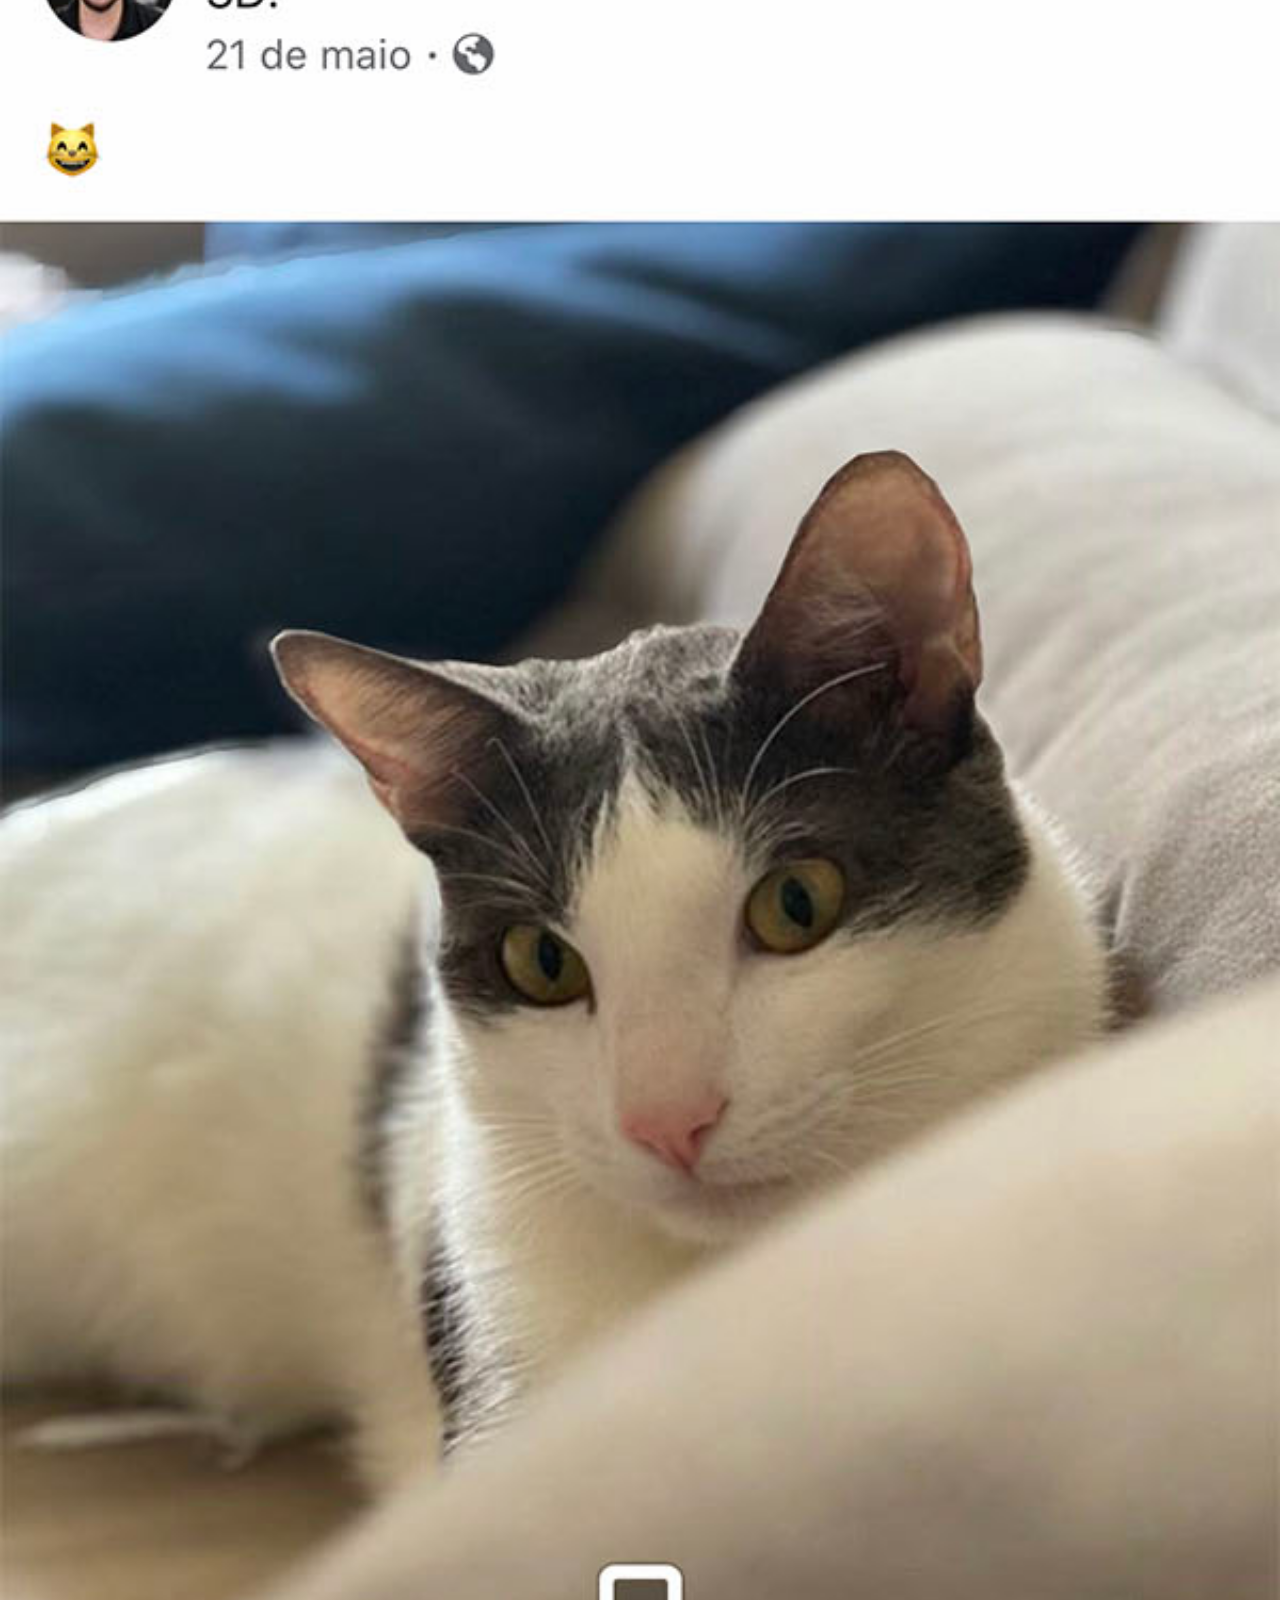
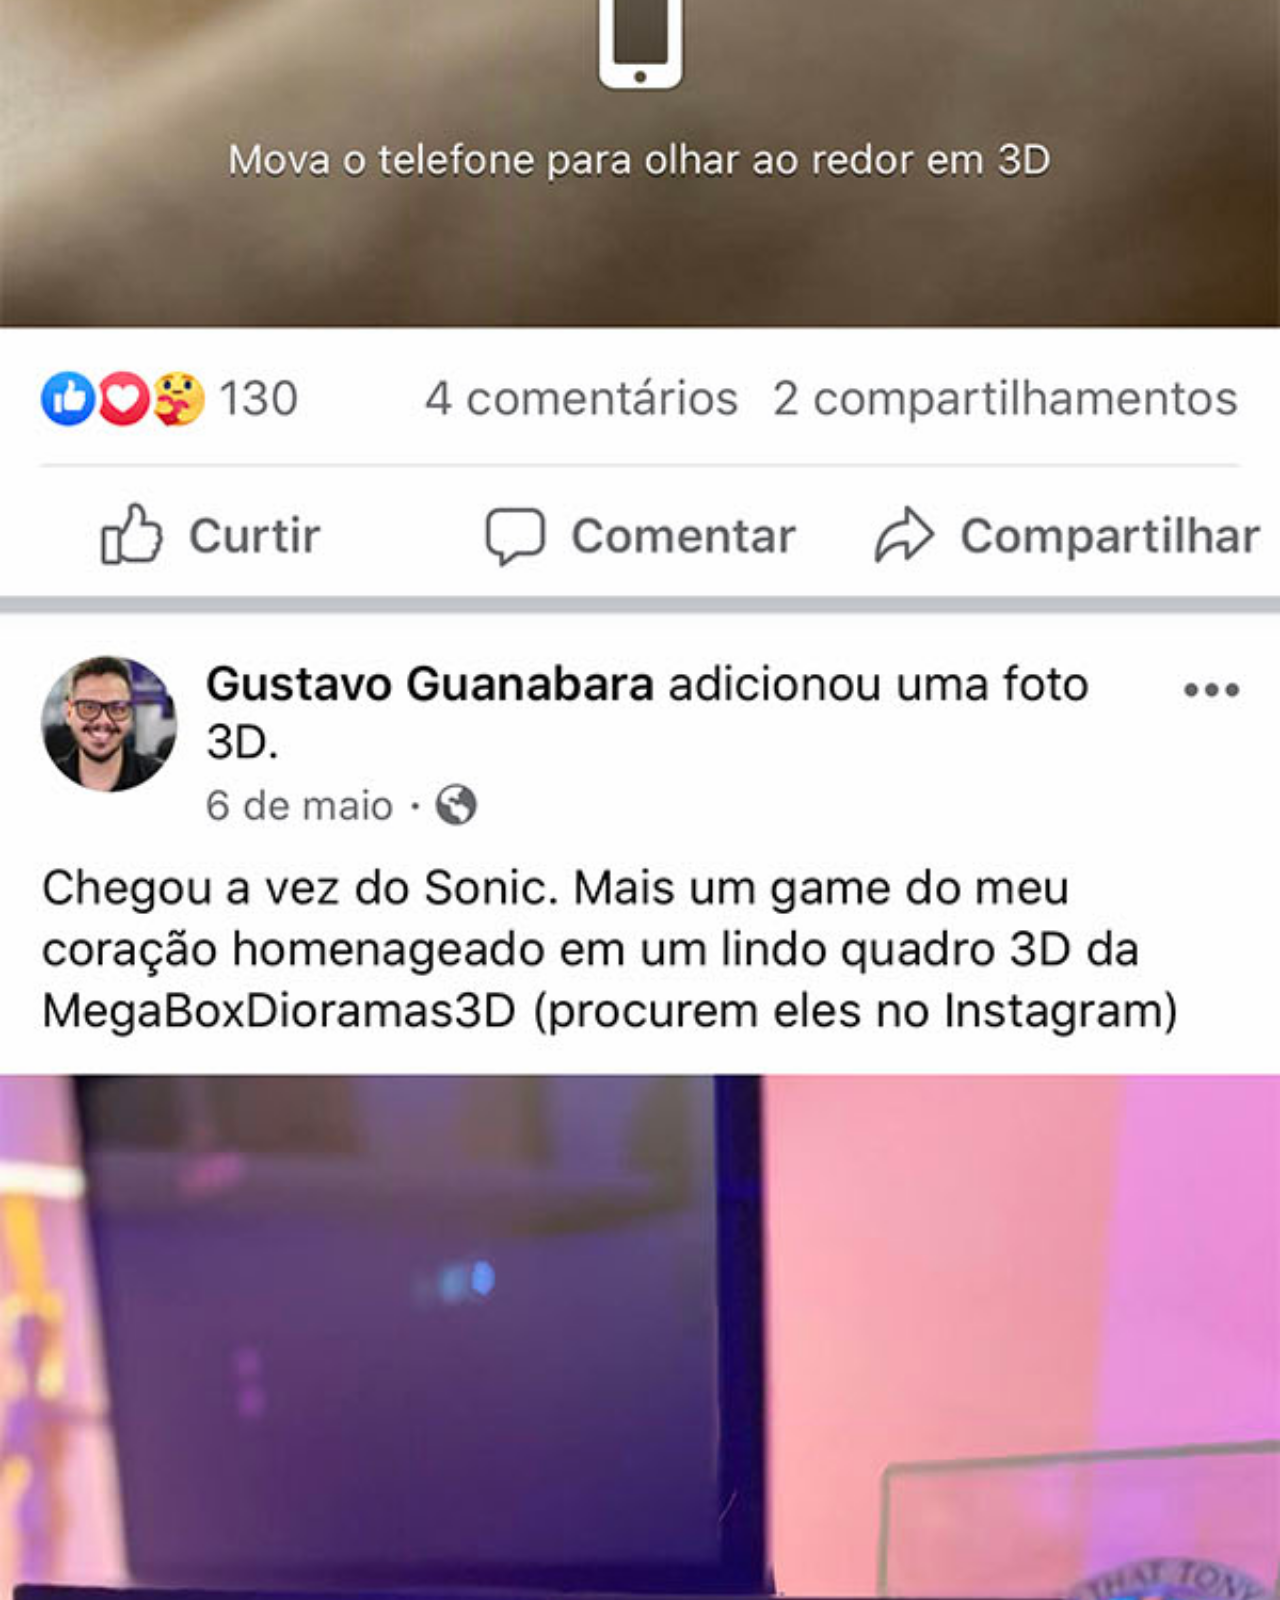
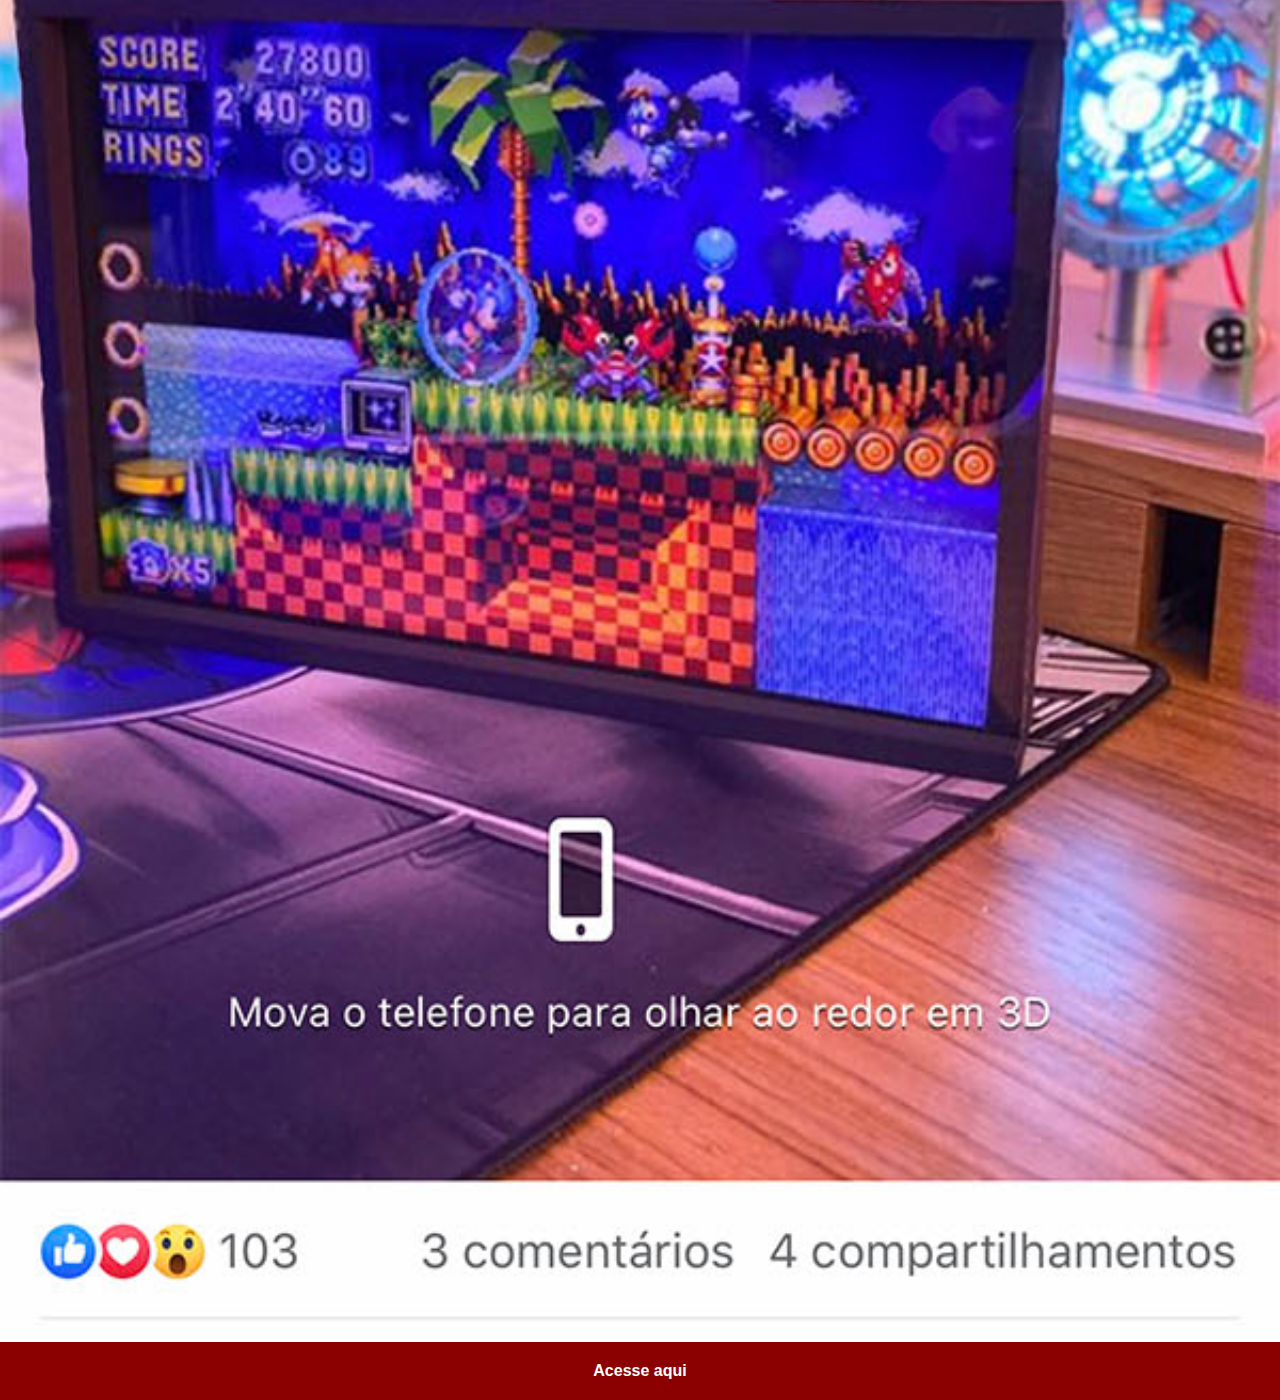
<file: site-iframe/tela-sites/facebook.html>
<!DOCTYPE html>
<html lang="en">
<head>
    <meta charset="UTF-8">
    <meta name="viewport" content="width=device-width, initial-scale=1.0">
    <title>Document</title>
    <link rel="stylesheet" href="../estilos/social.css">
</head>
<body>
    <img src="../imagens/imagens/tela-facebook.jpg" alt="">
    <a href="a">Acesse aqui</a>
</body>
</html>
</file>
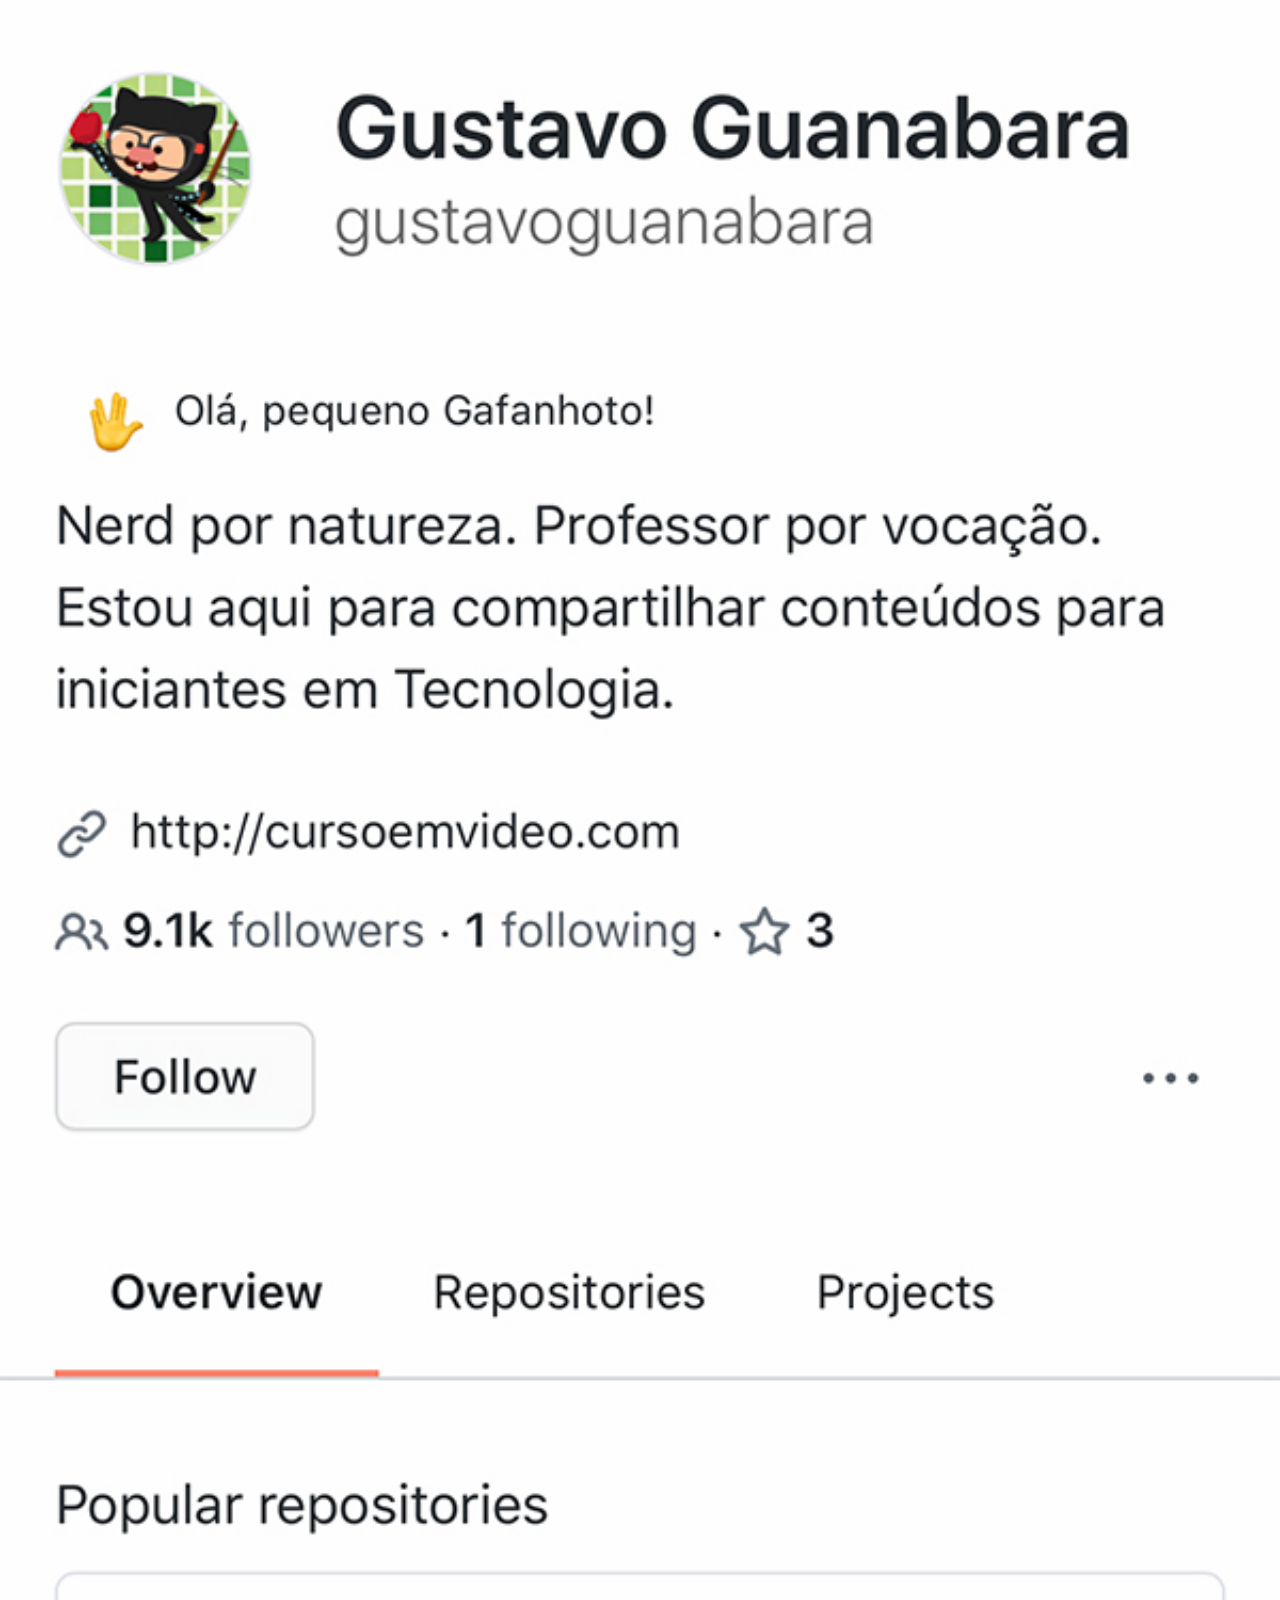
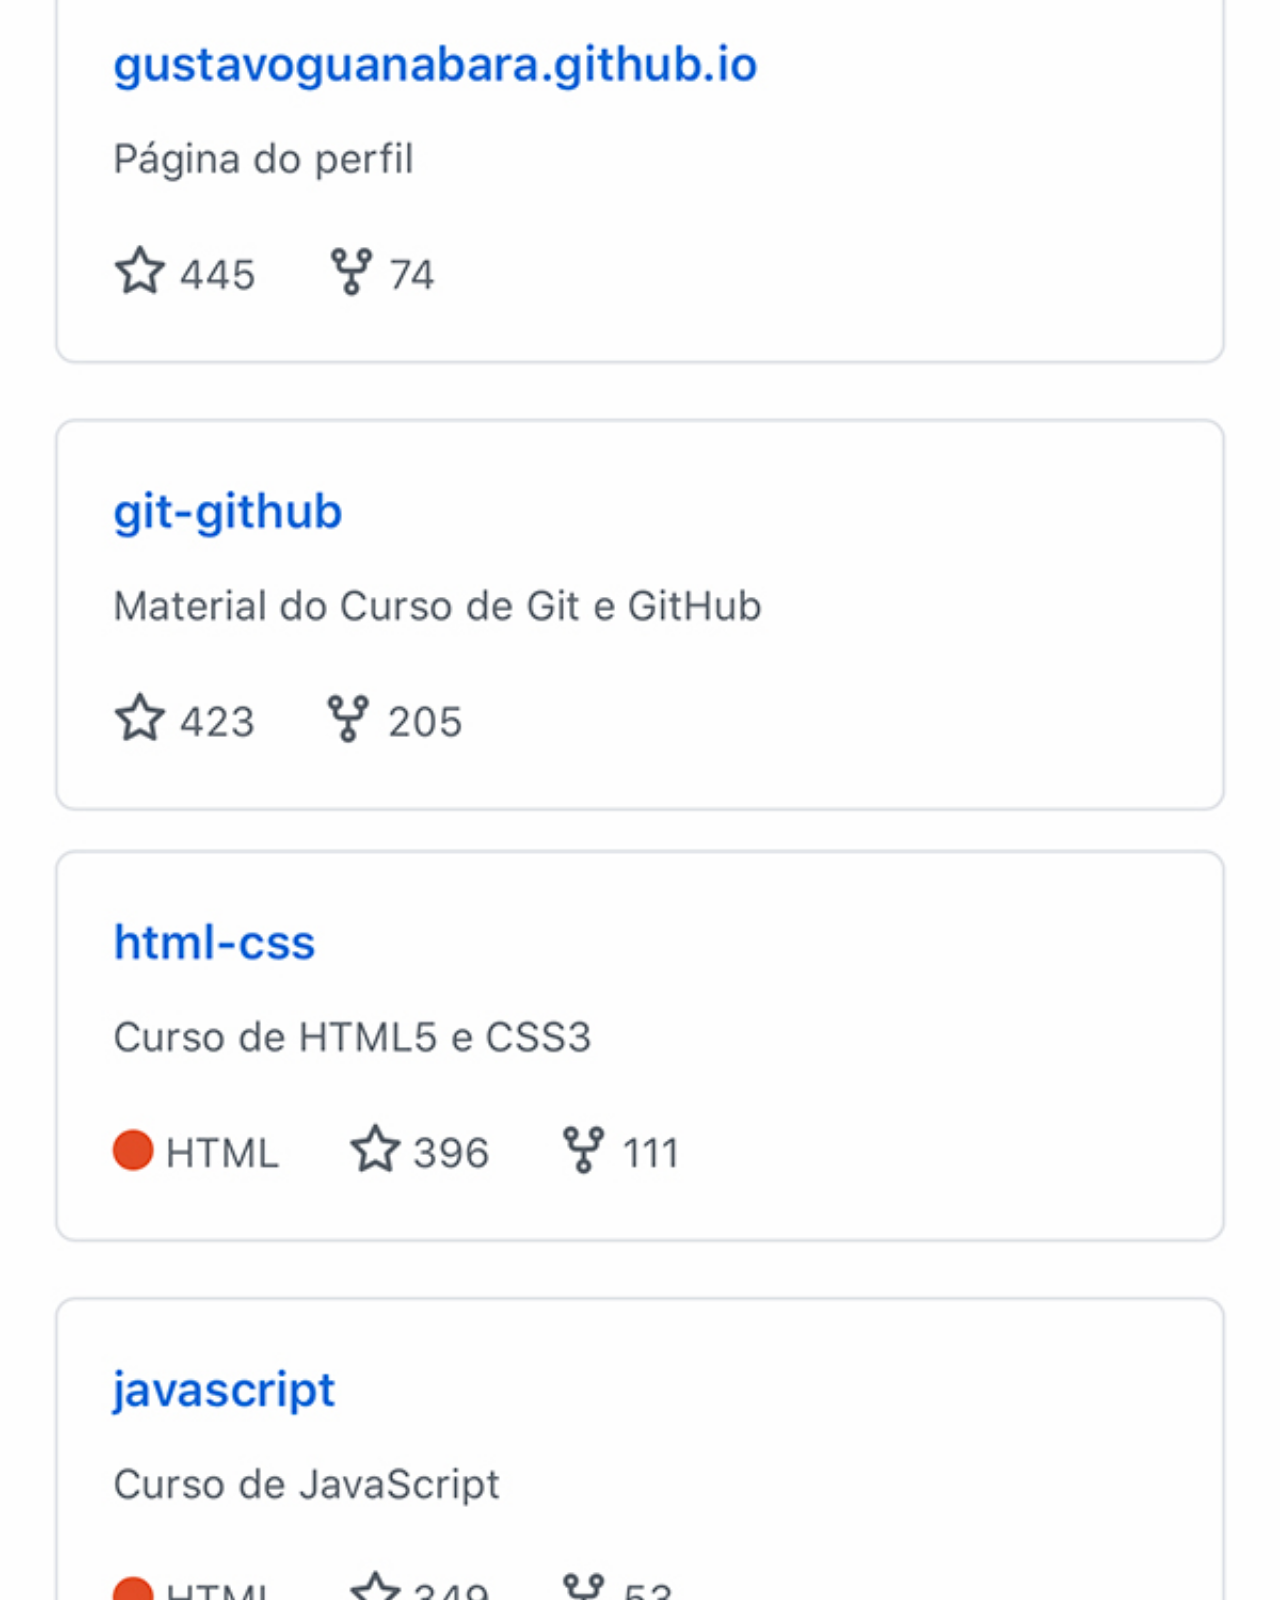
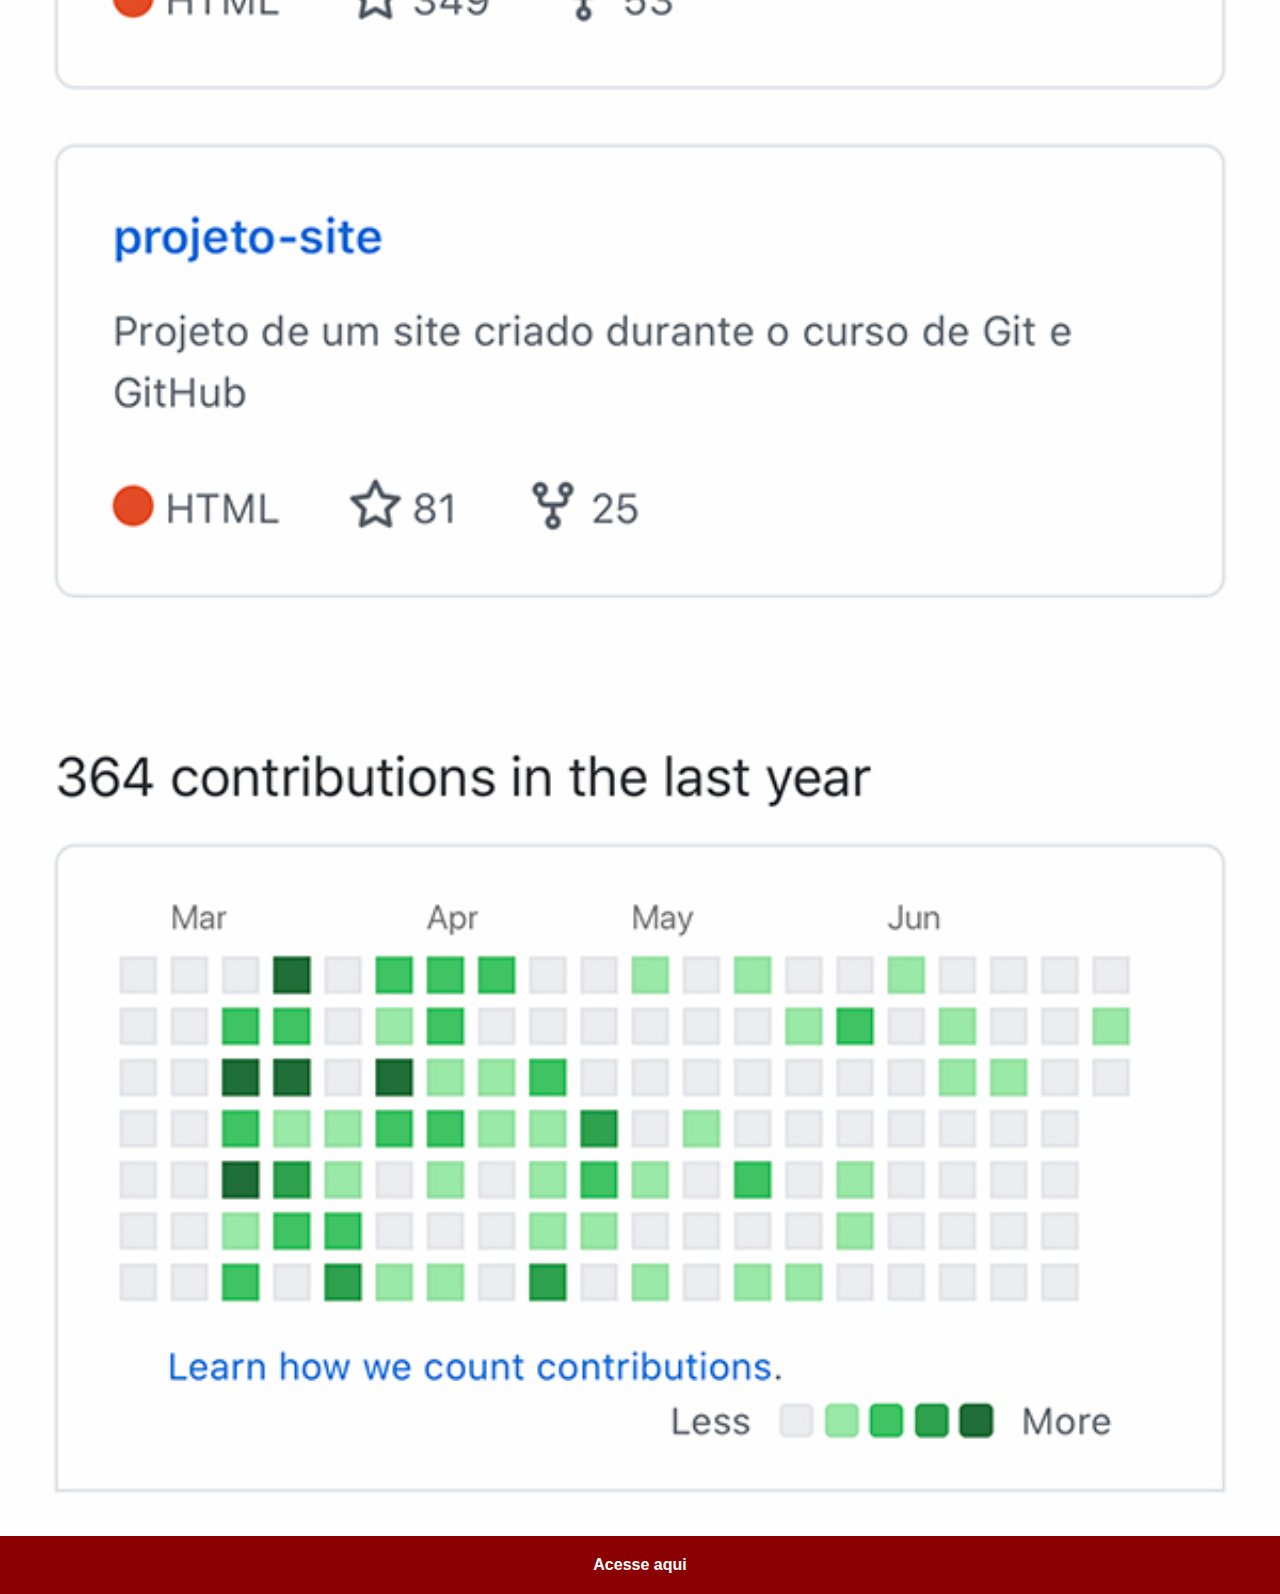
<file: site-iframe/tela-sites/github.html>
<!DOCTYPE html>
<html lang="en">
<head>
    <meta charset="UTF-8">
    <meta name="viewport" content="width=device-width, initial-scale=1.0">
    <title>Document</title>
    <link rel="stylesheet" href="../estilos/social.css">
</head>
<body>
    <img src="../imagens/imagens/tela-github.jpg" alt="">
    <a href="xx" target="_blank"> Acesse aqui</a>
</body>
</html>
</file>
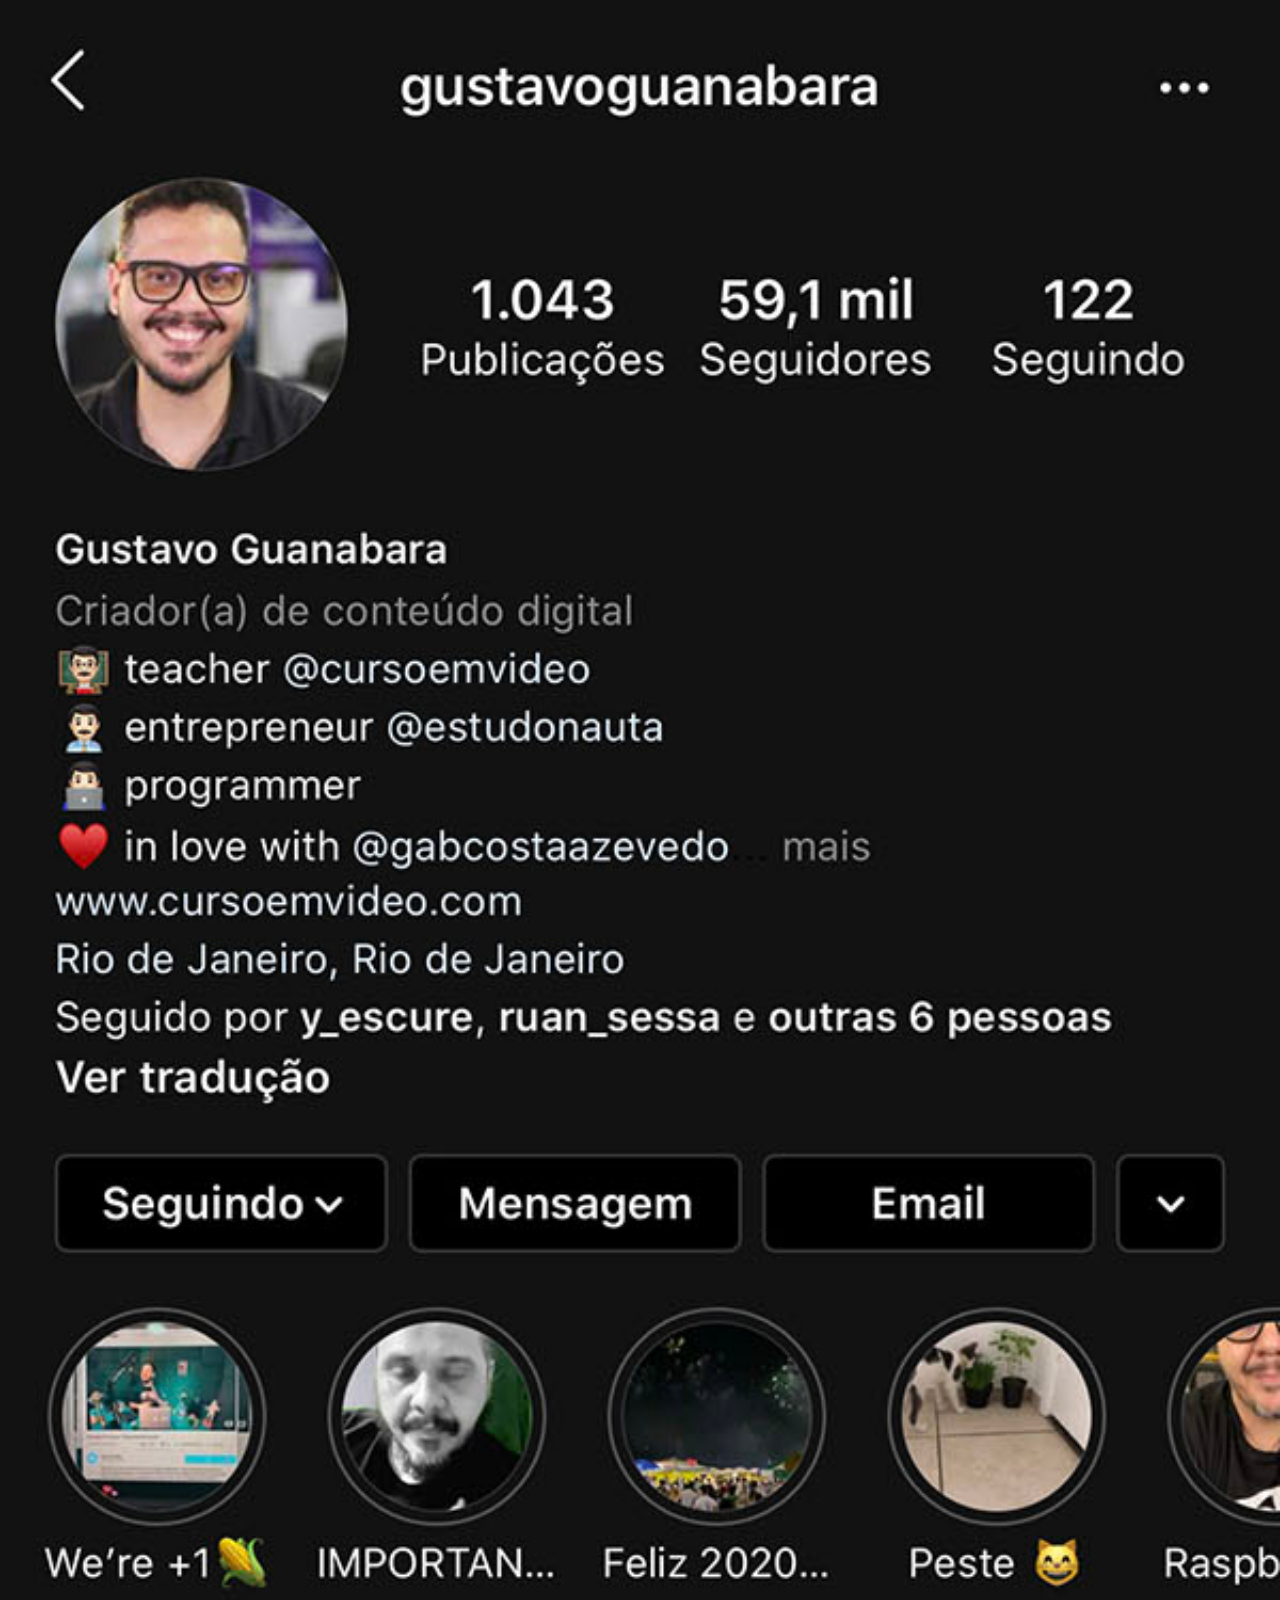
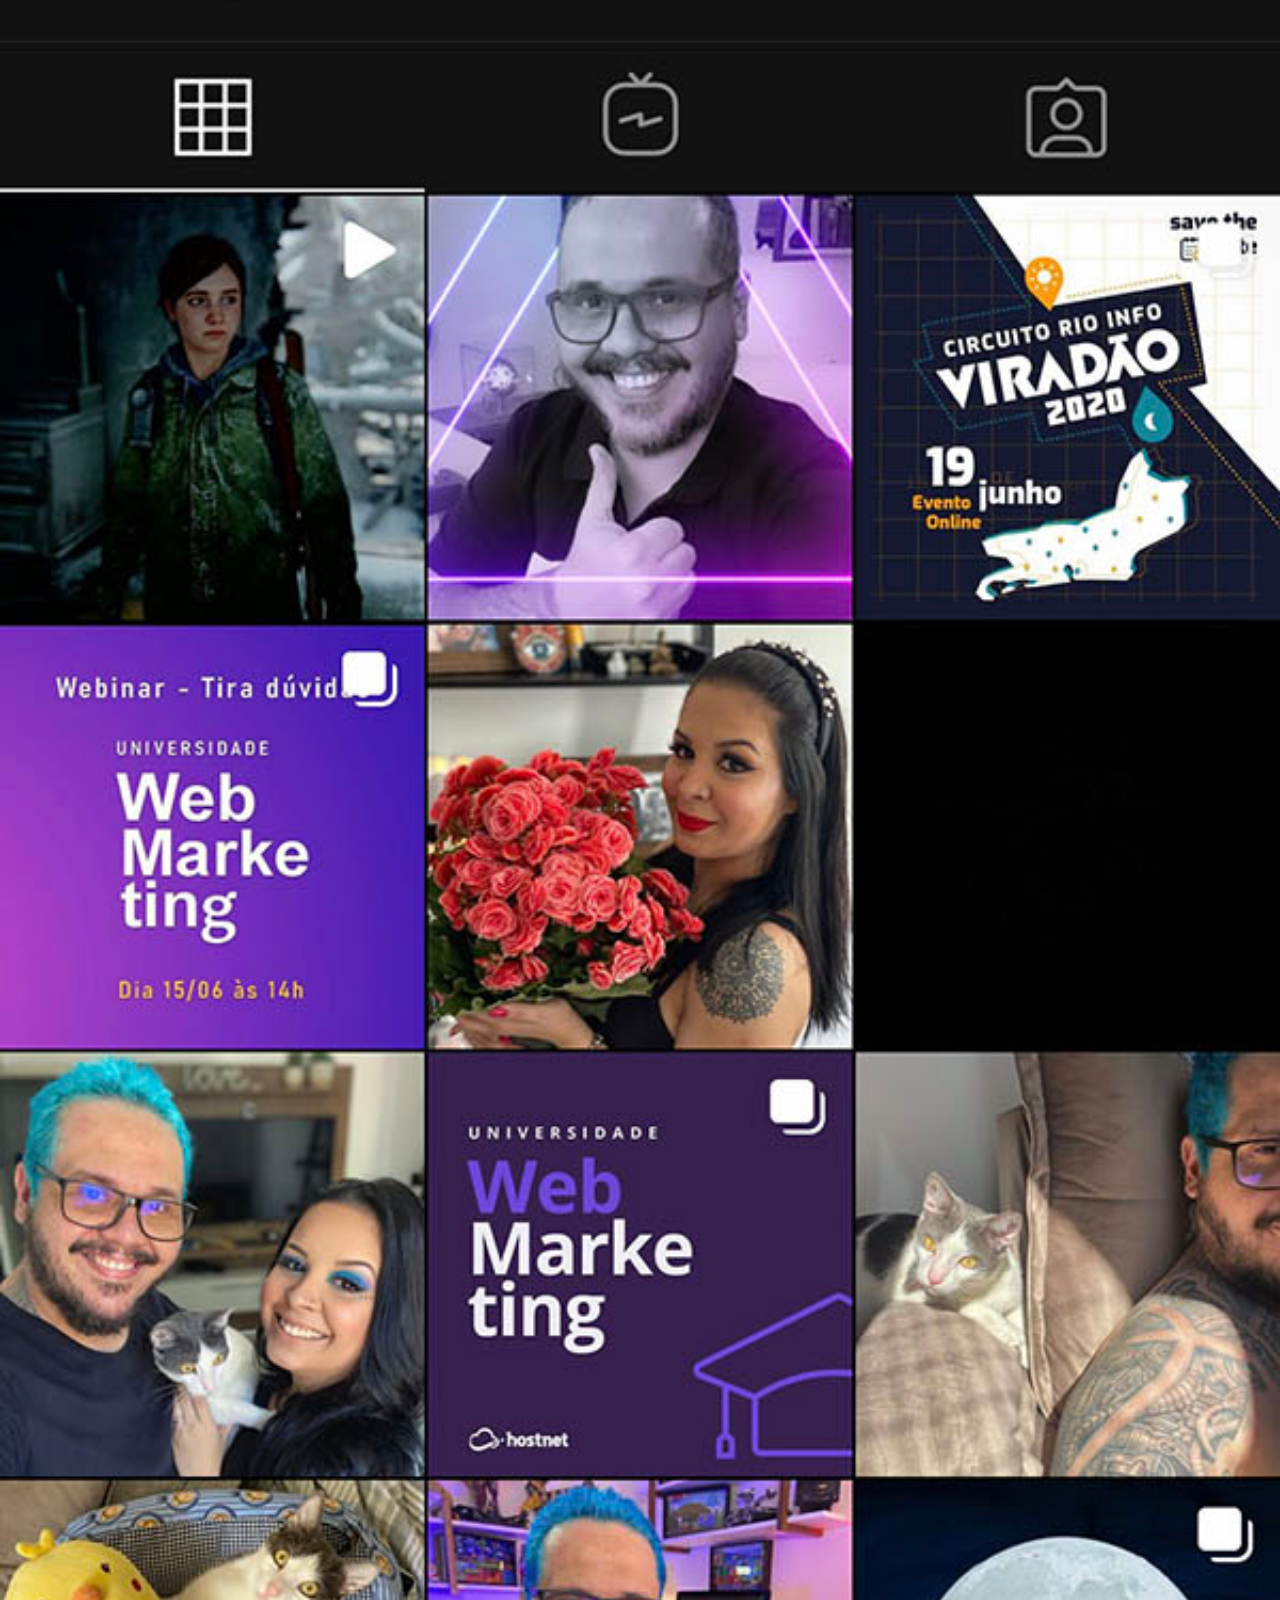
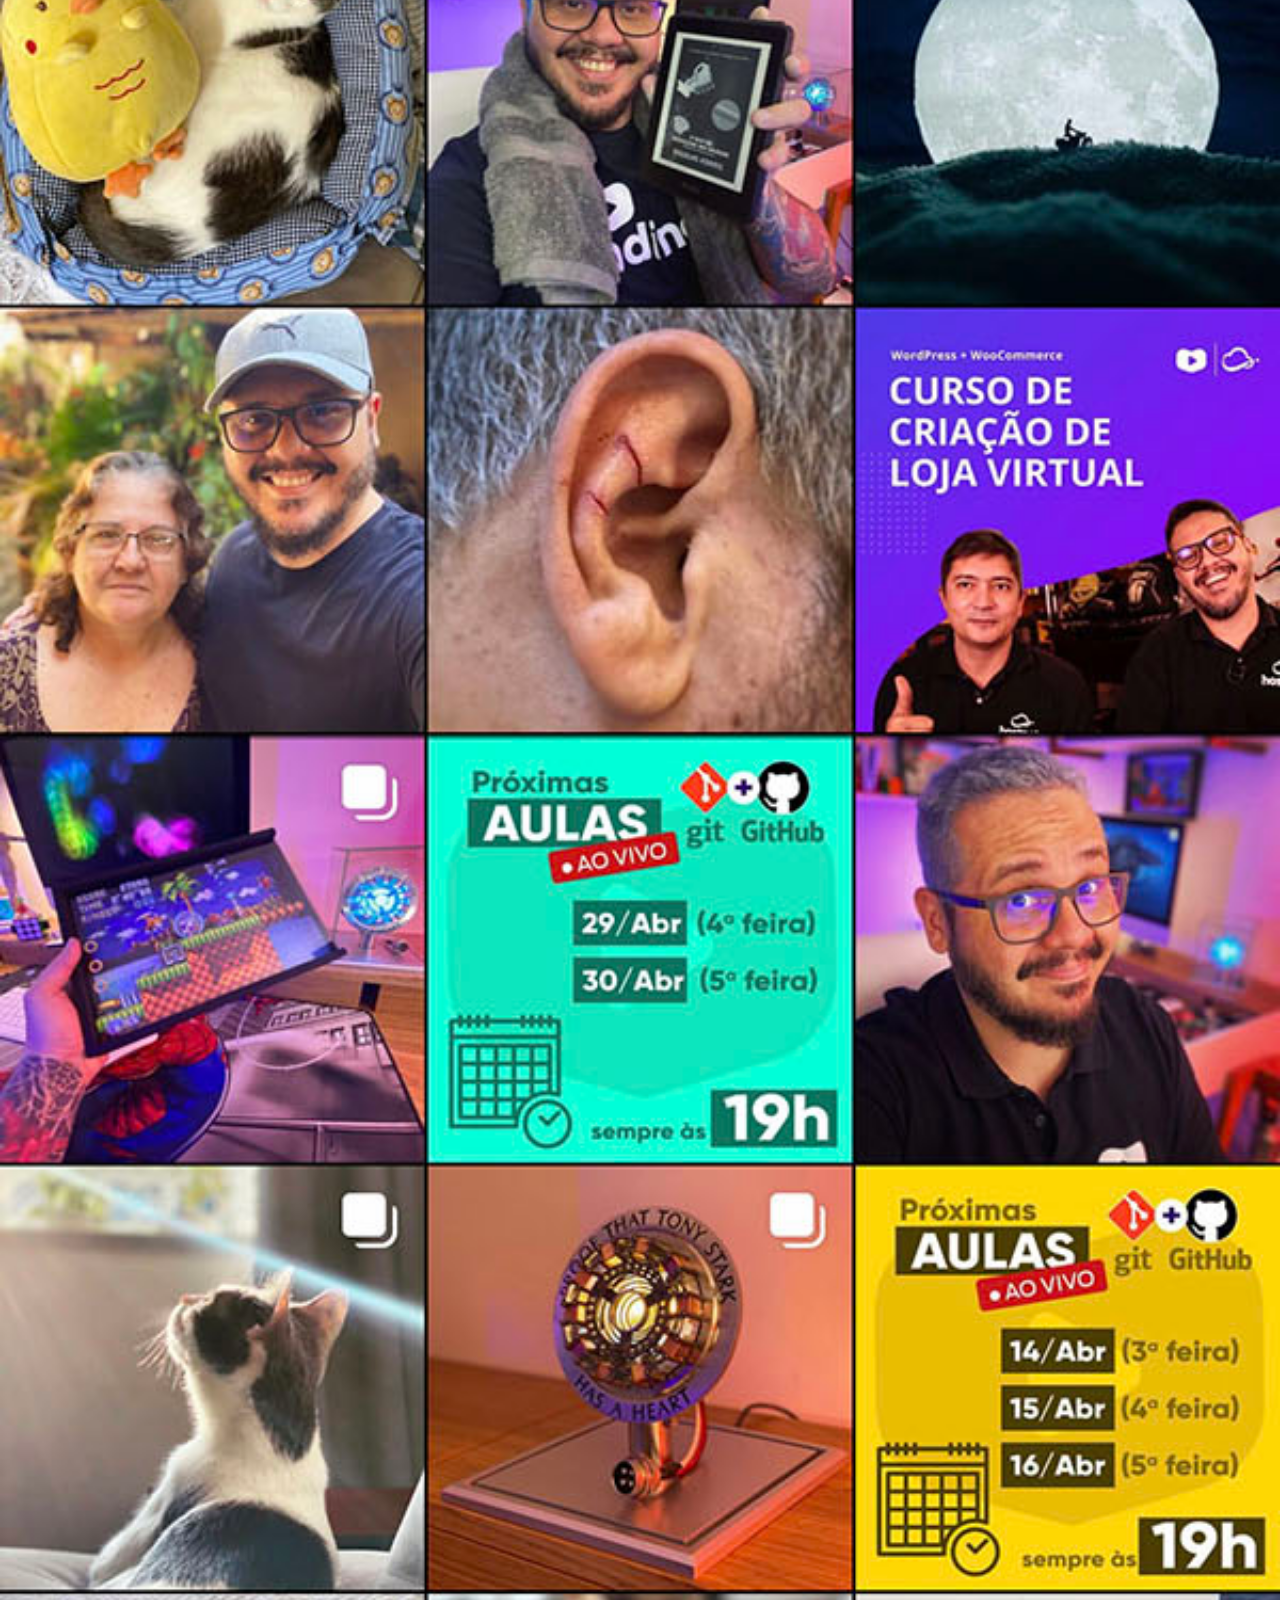
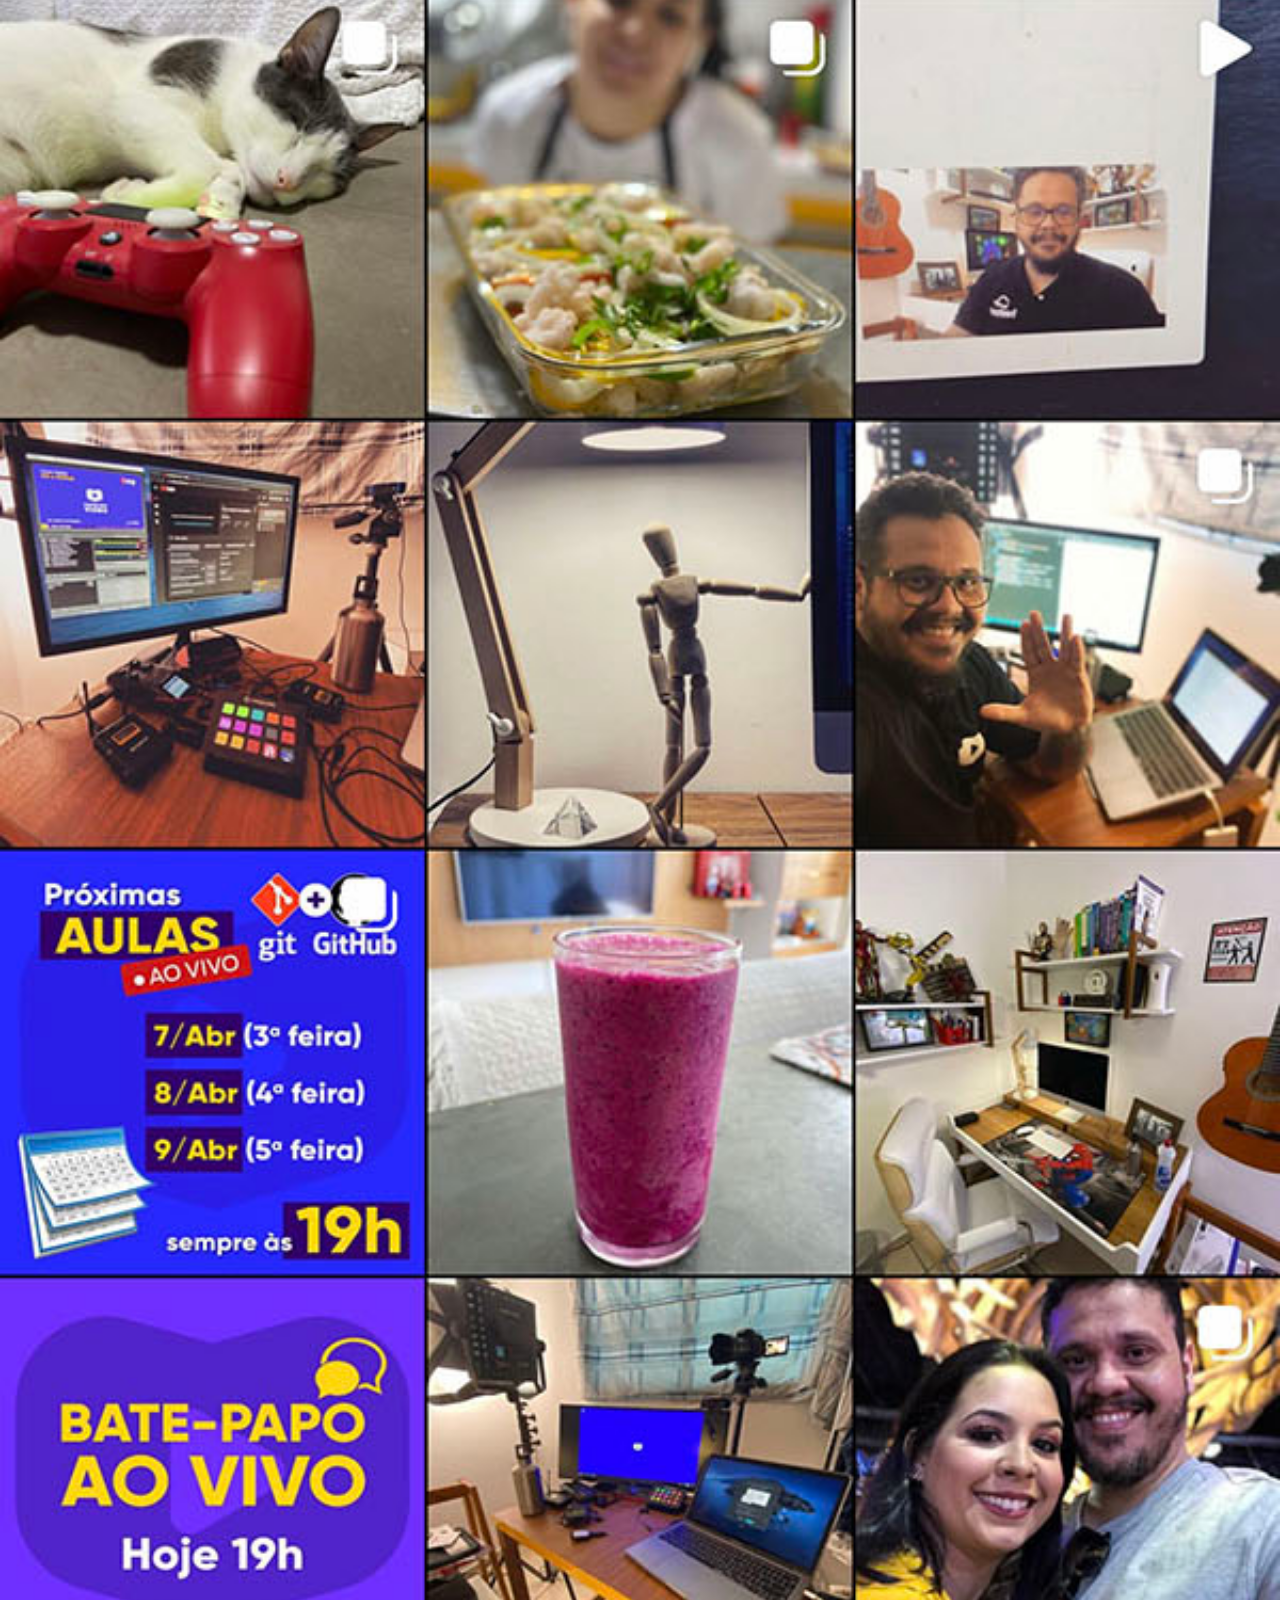
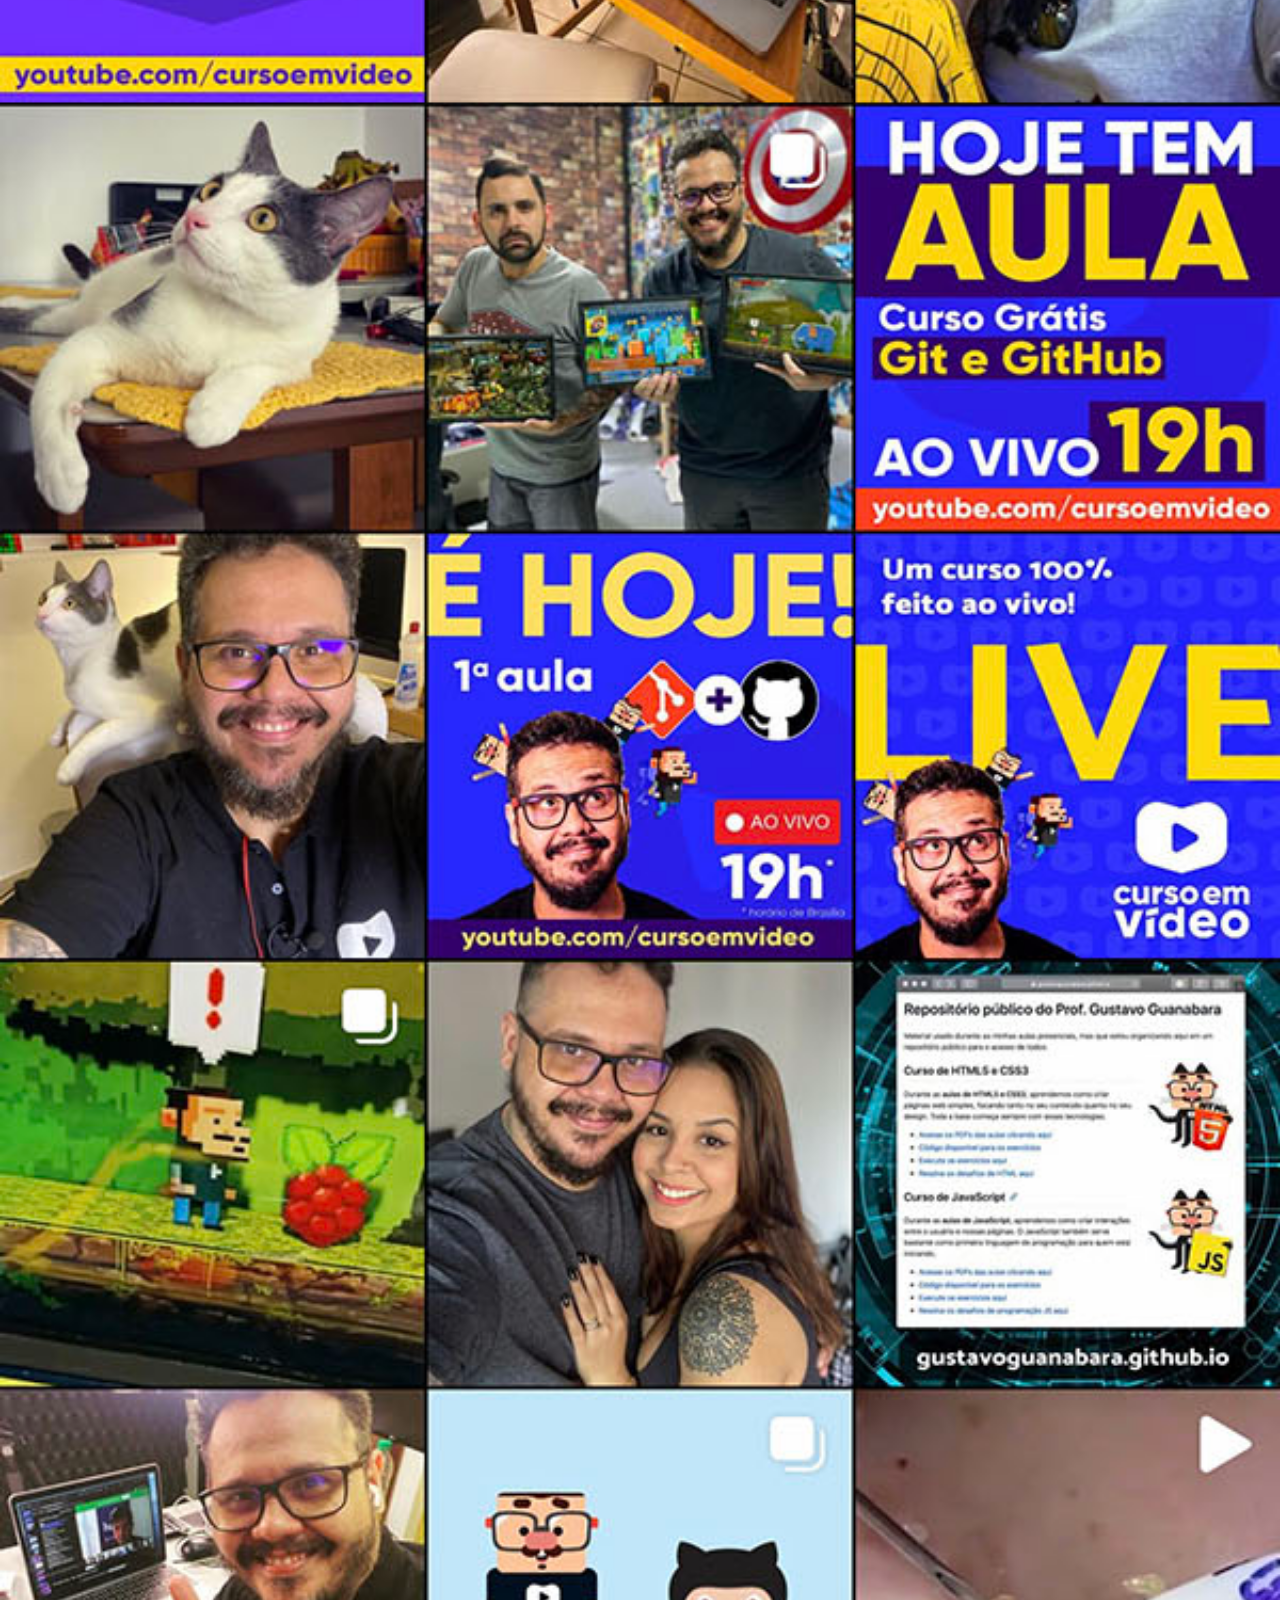
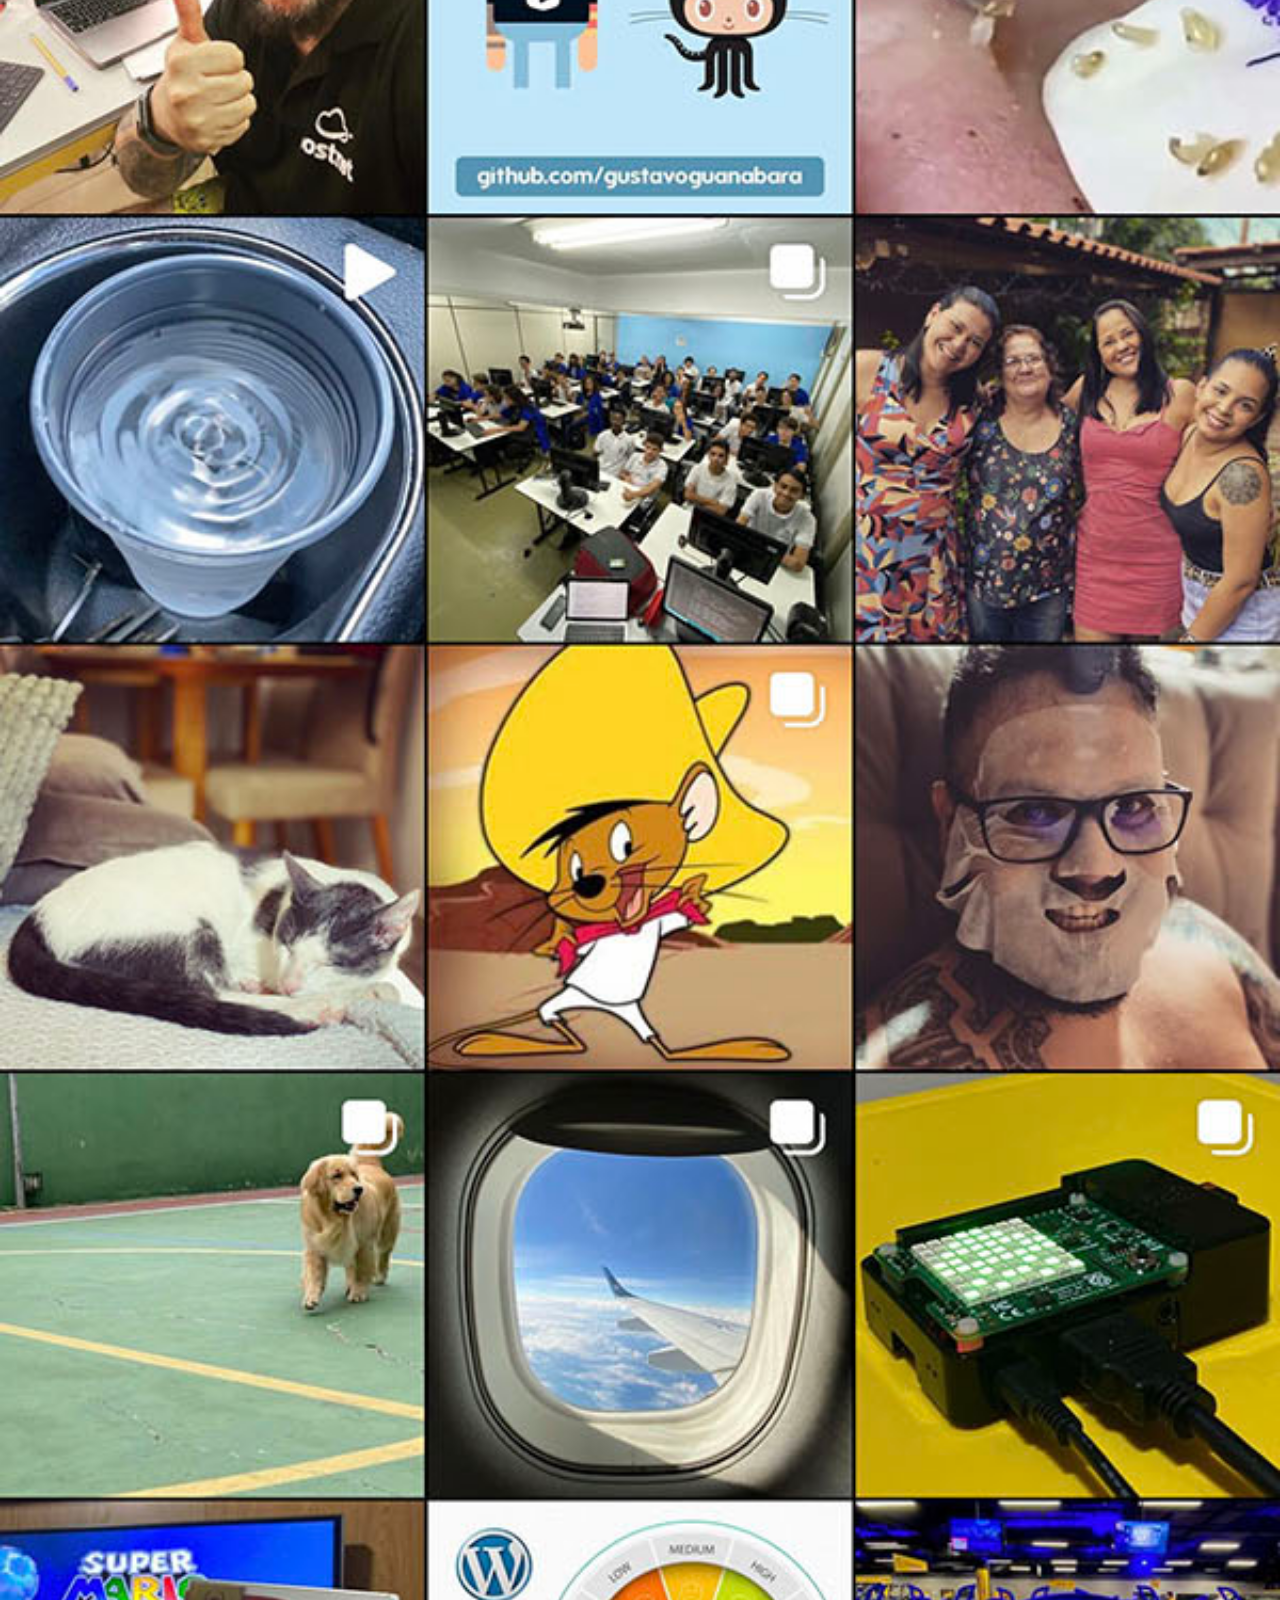
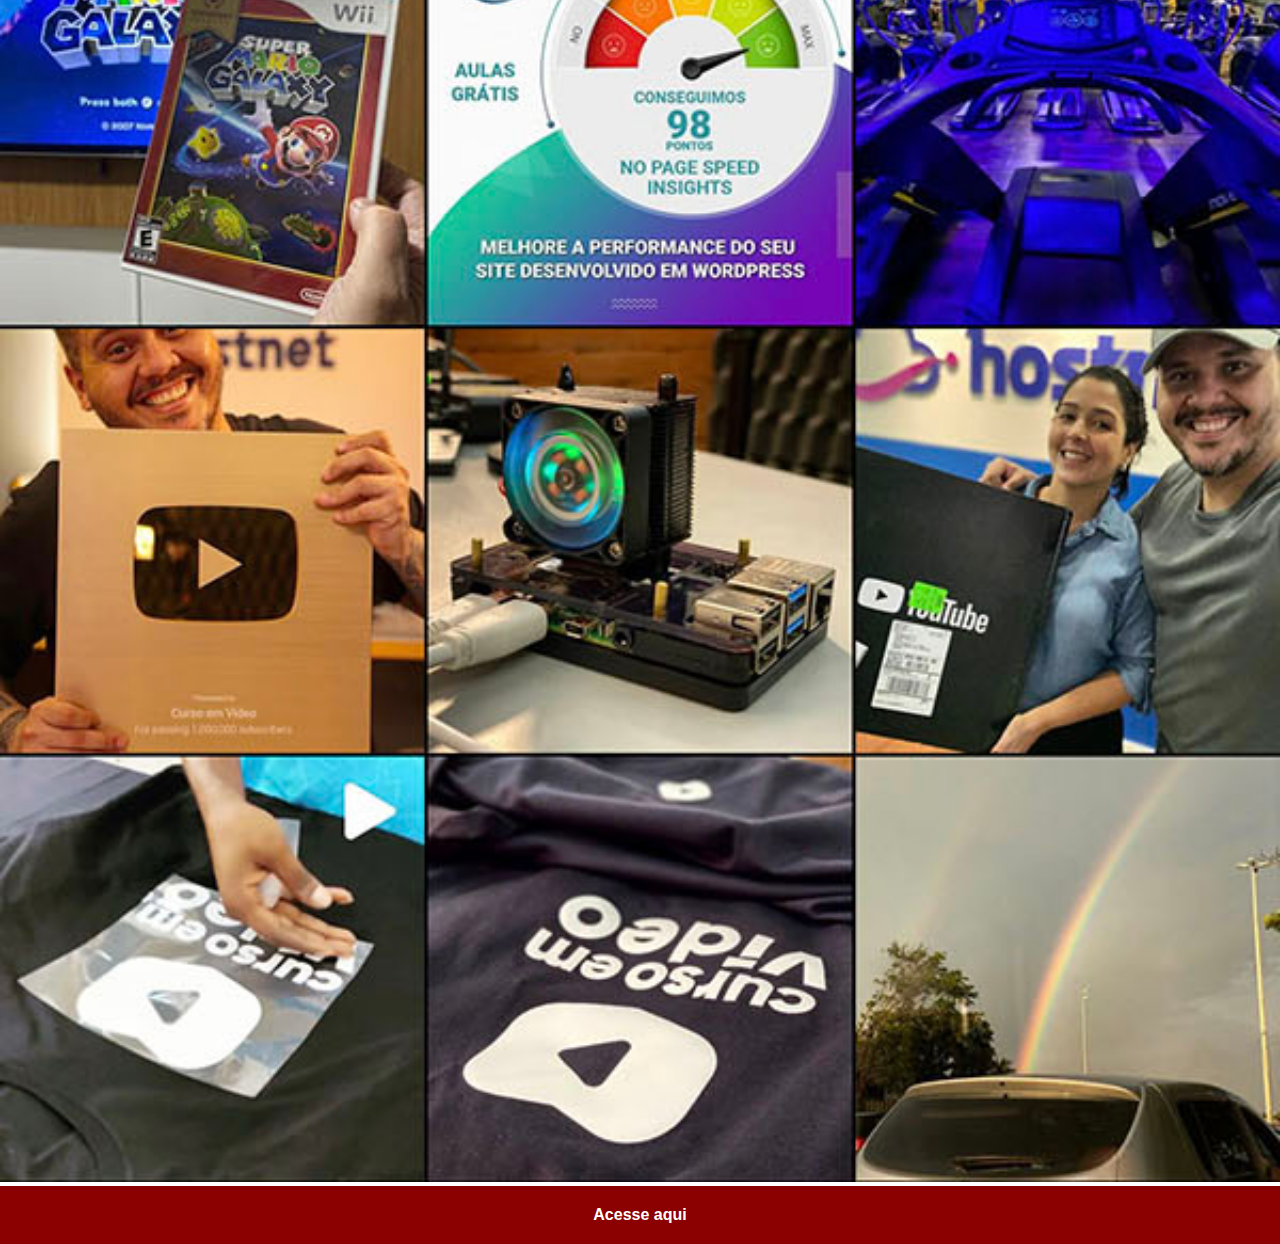
<file: site-iframe/tela-sites/instagram.html>
<!DOCTYPE html>
<html lang="en">
<head>
    <meta charset="UTF-8">
    <meta name="viewport" content="width=device-width, initial-scale=1.0">
    <title>Document</title>
    <link rel="stylesheet" href="../estilos/social.css">
</head>
<body>
    <img src="../imagens/imagens/tela-instagram.jpg" alt="">
    <a href="#">Acesse aqui</a>
</body>
</html>
</file>
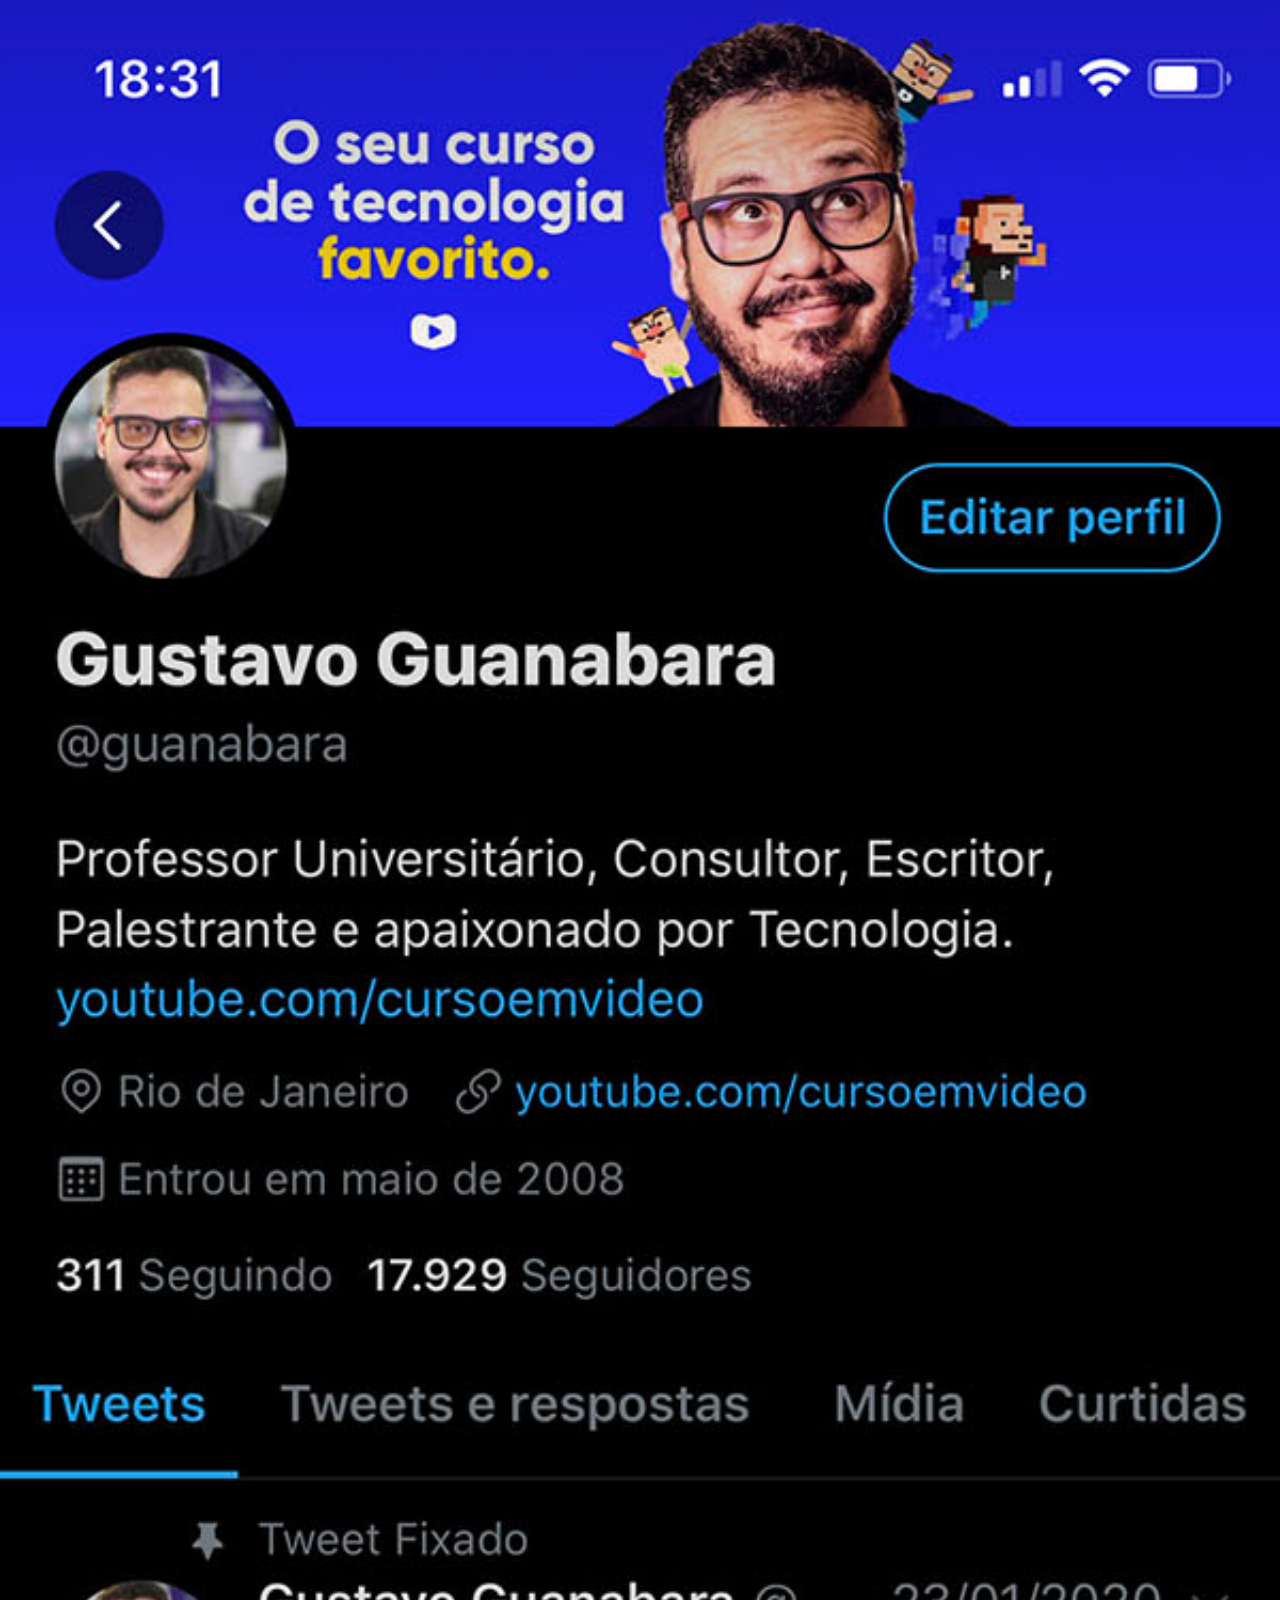
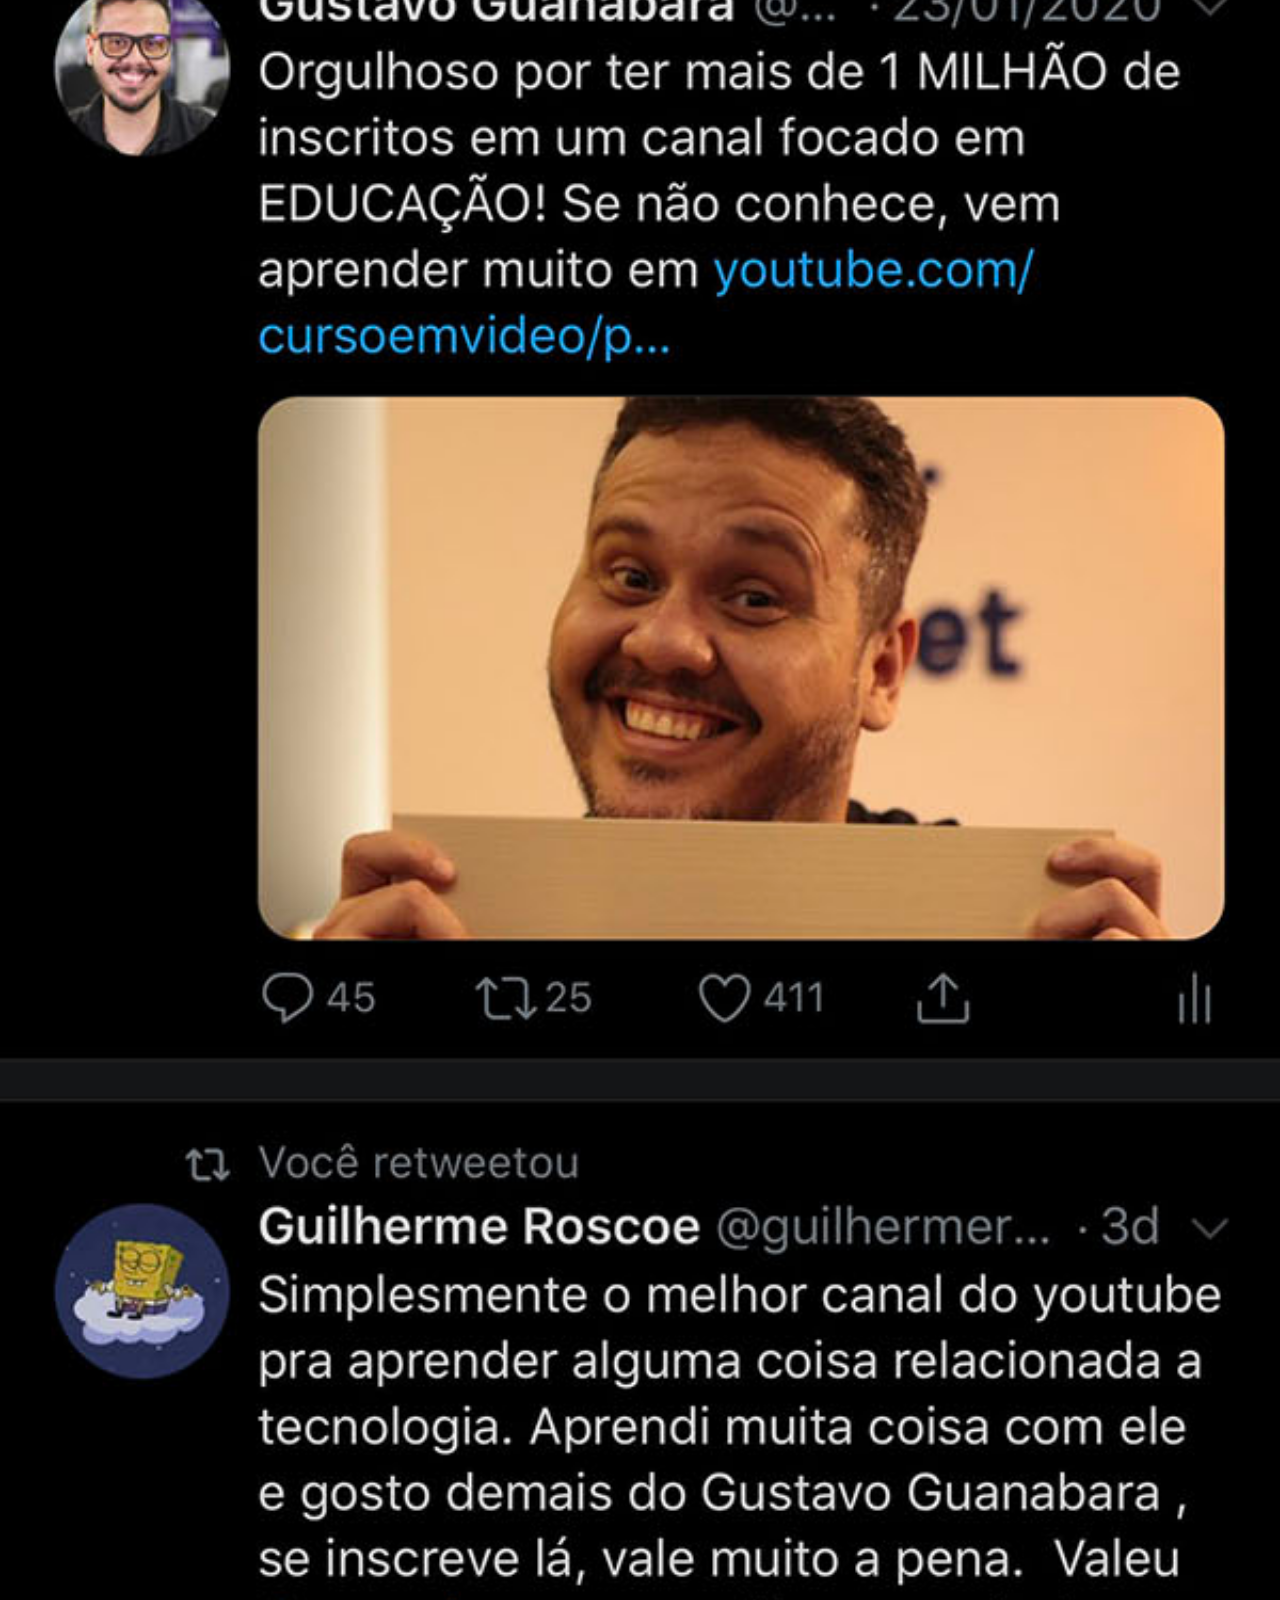
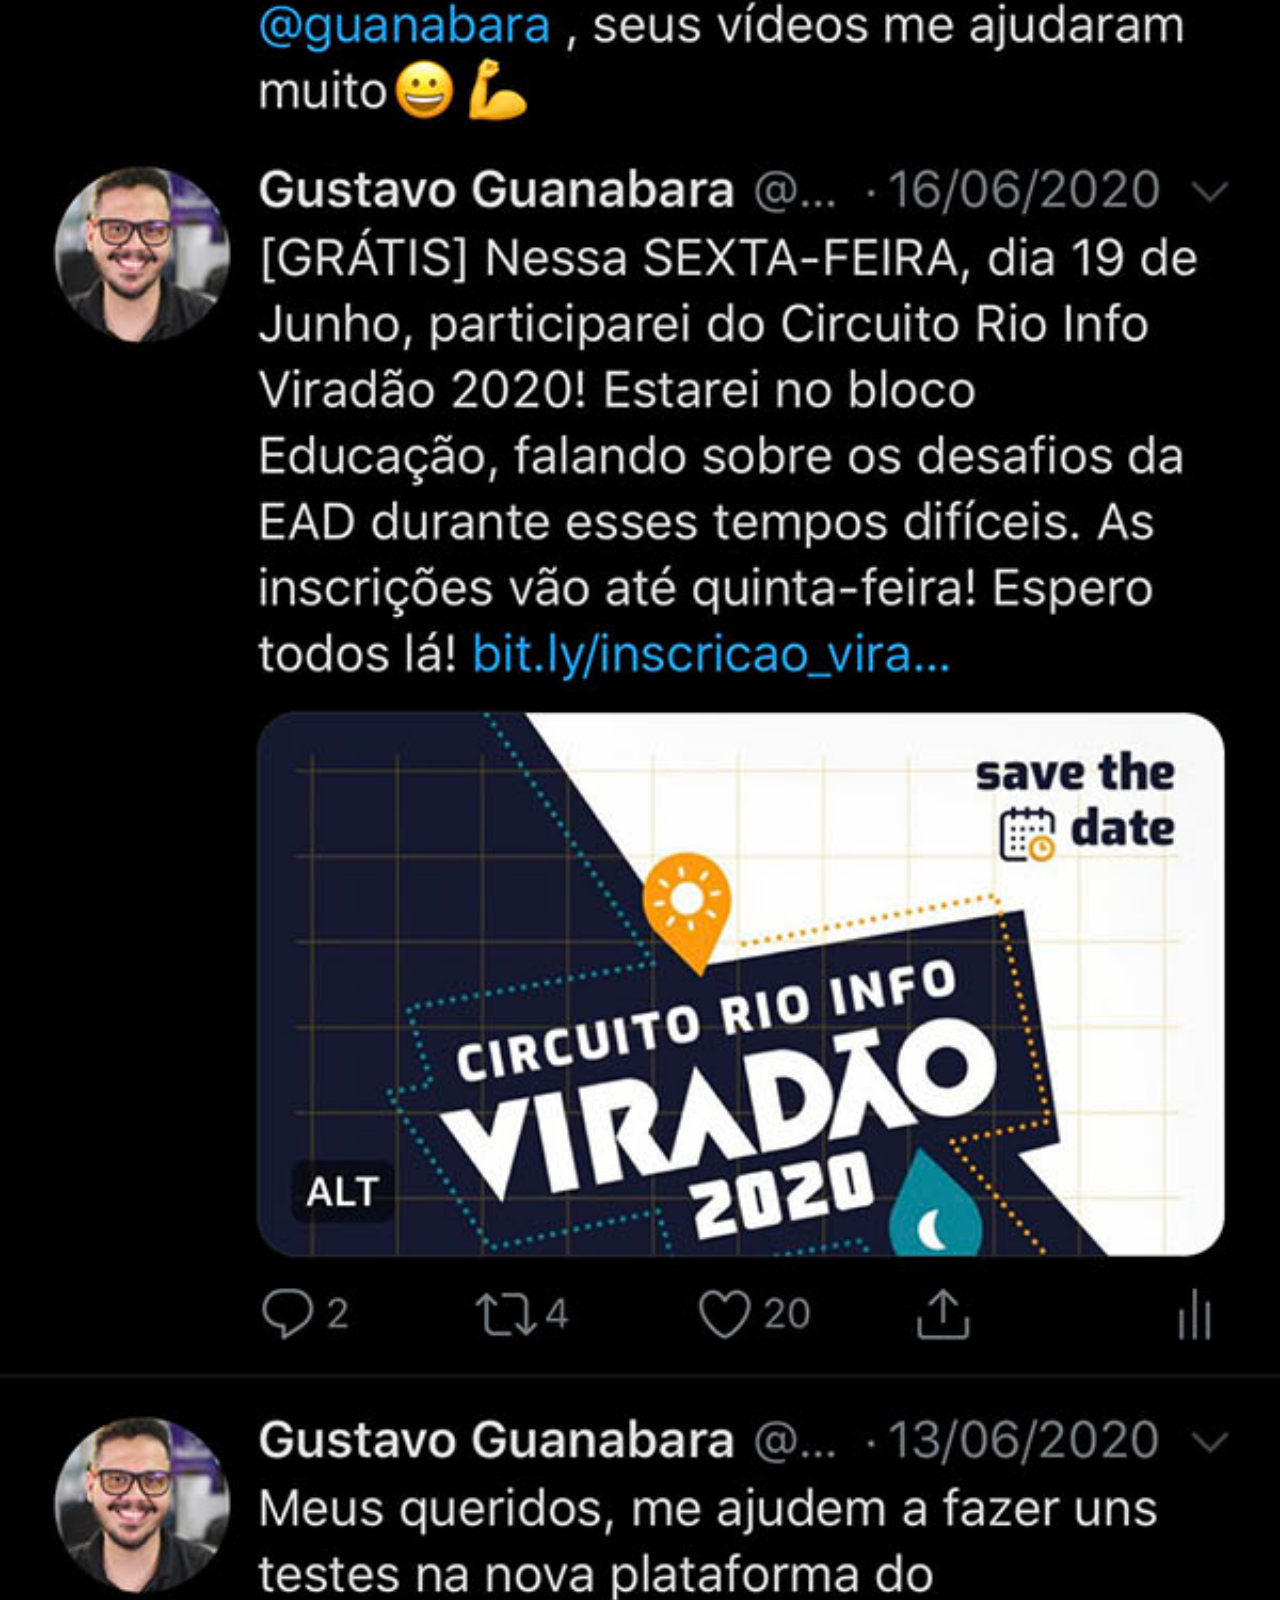
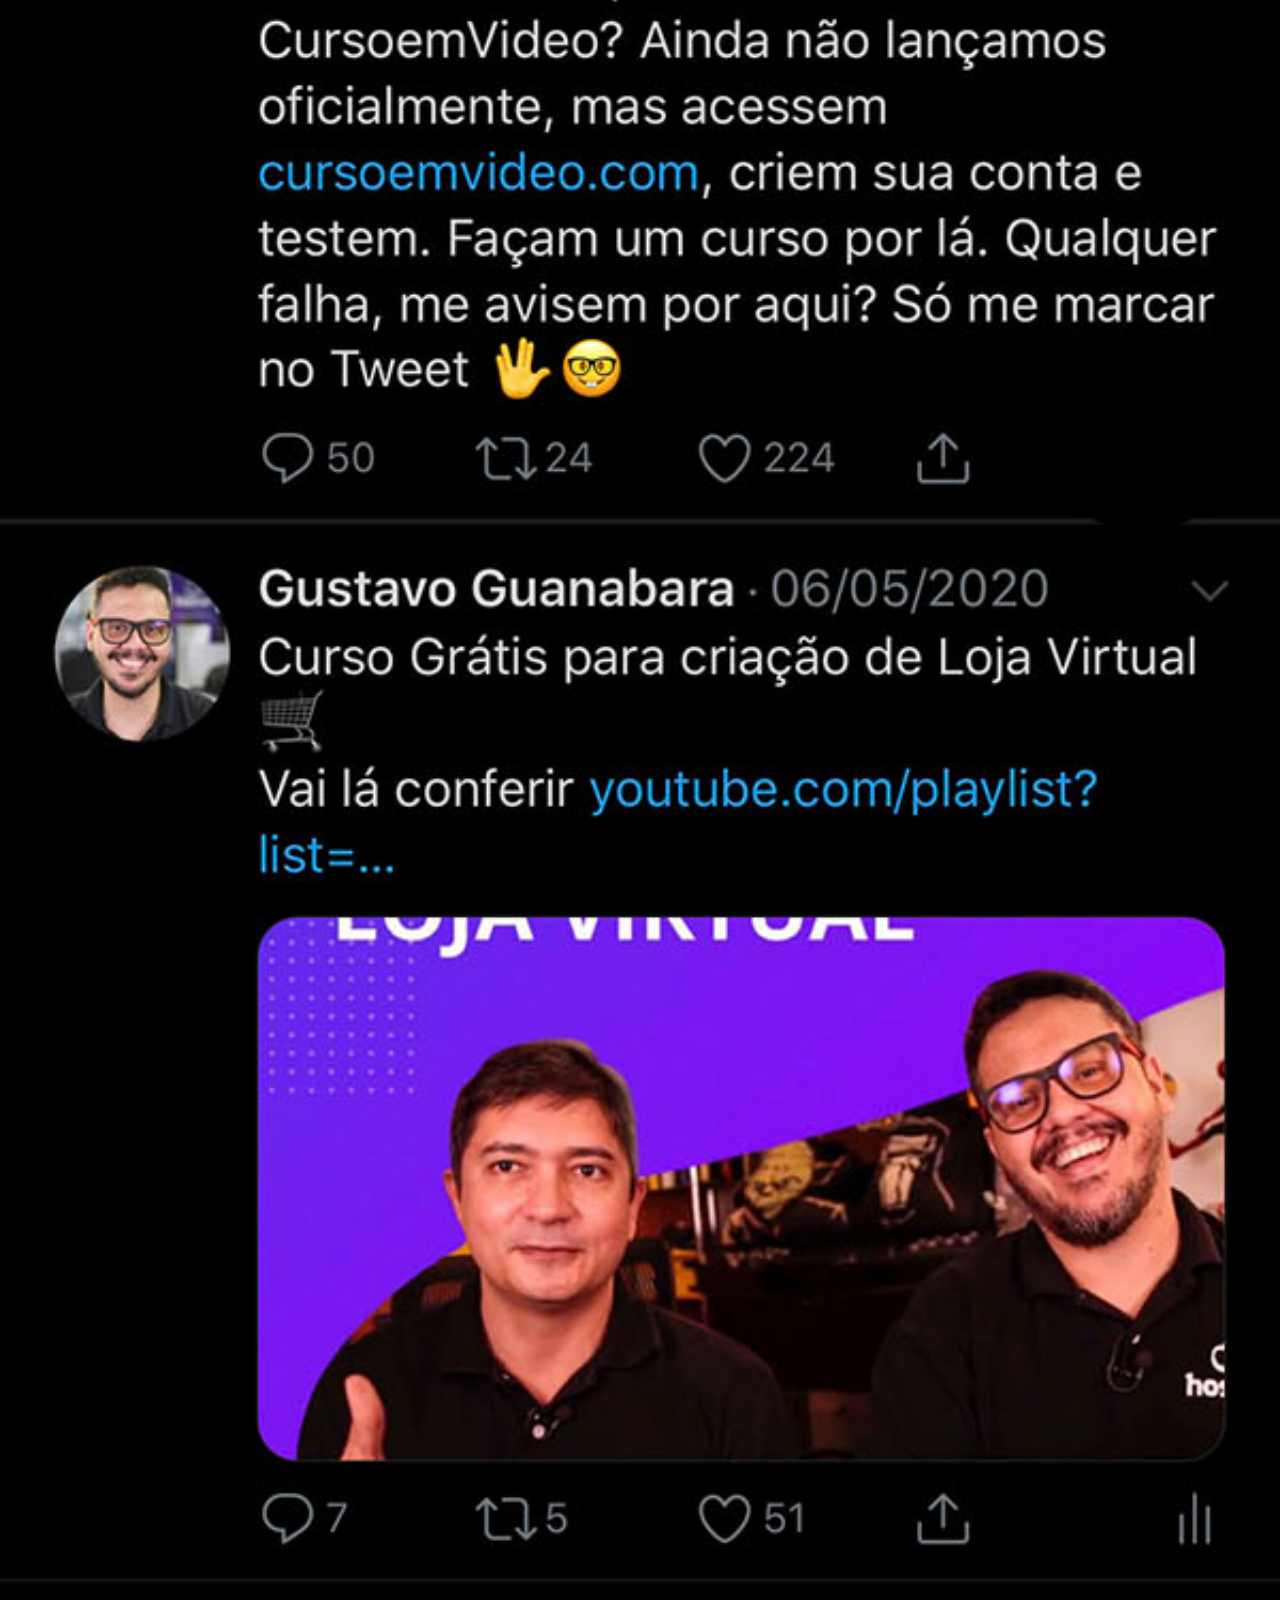
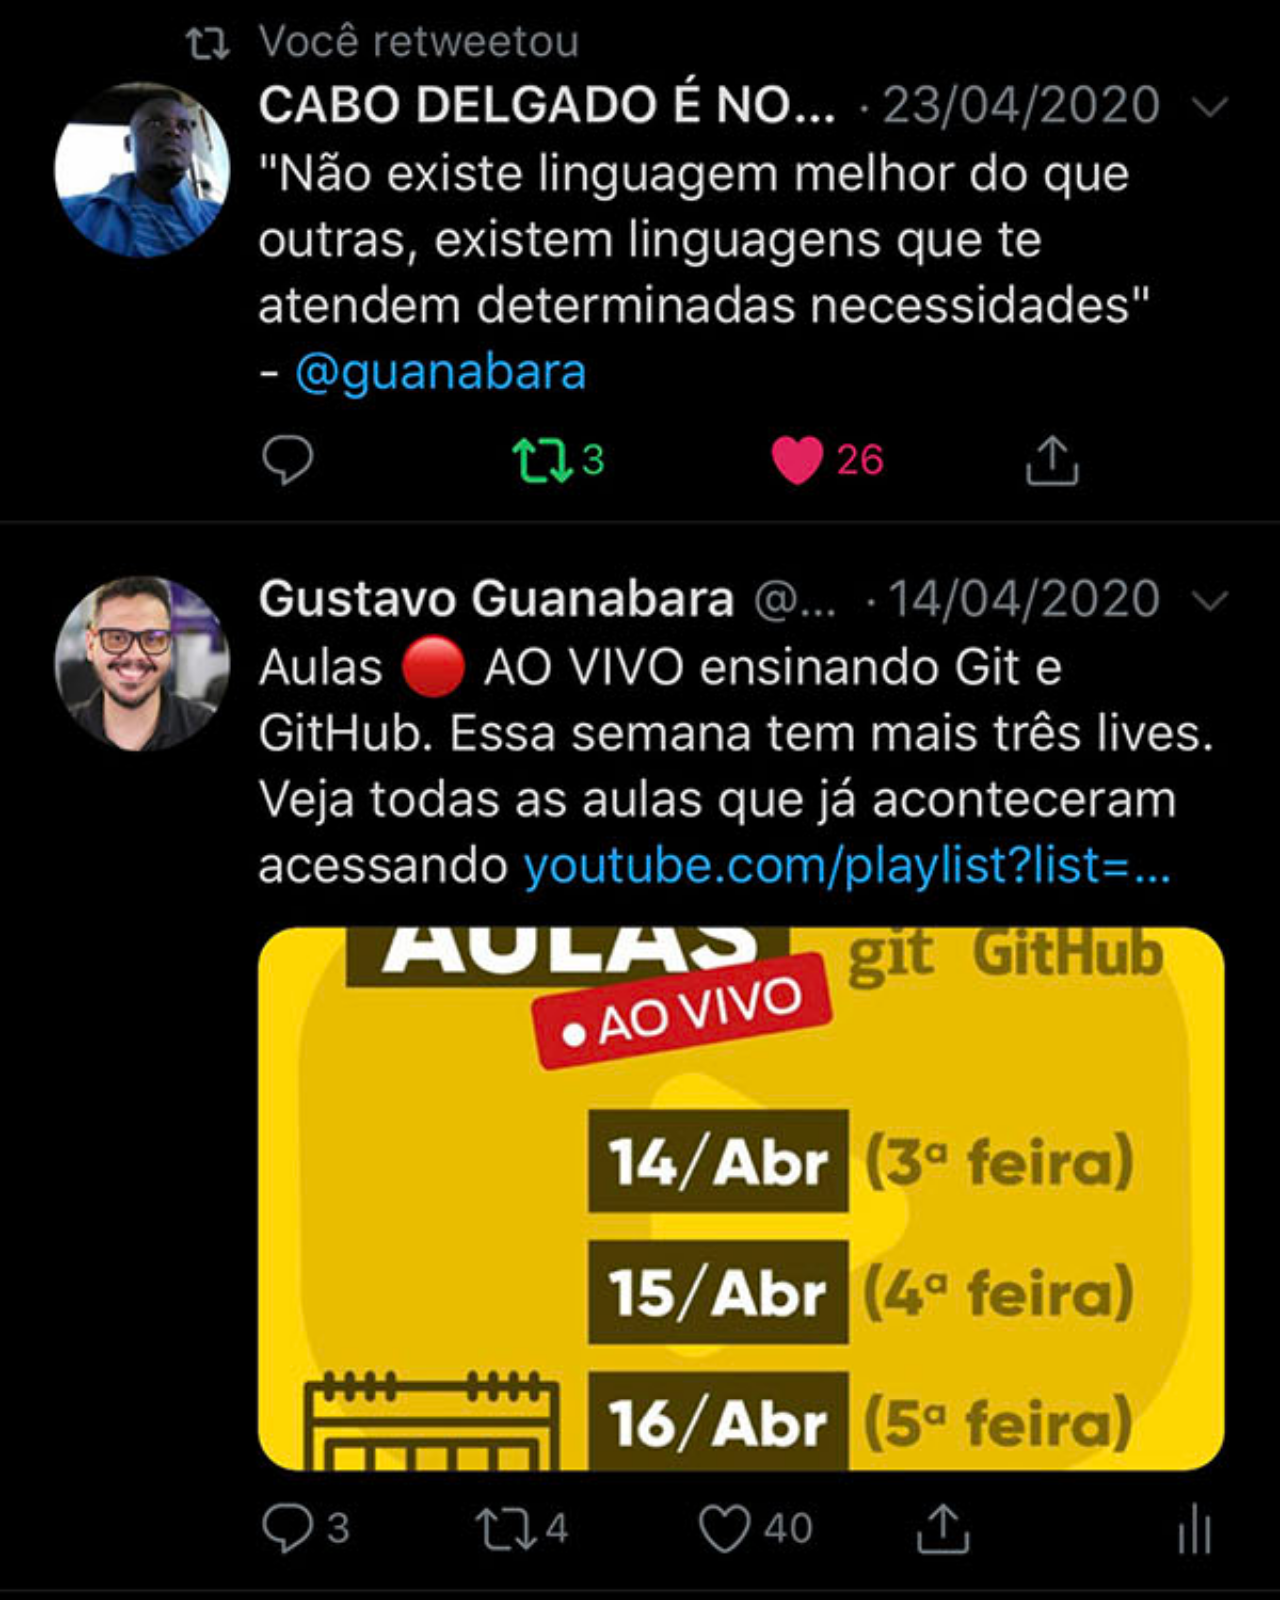
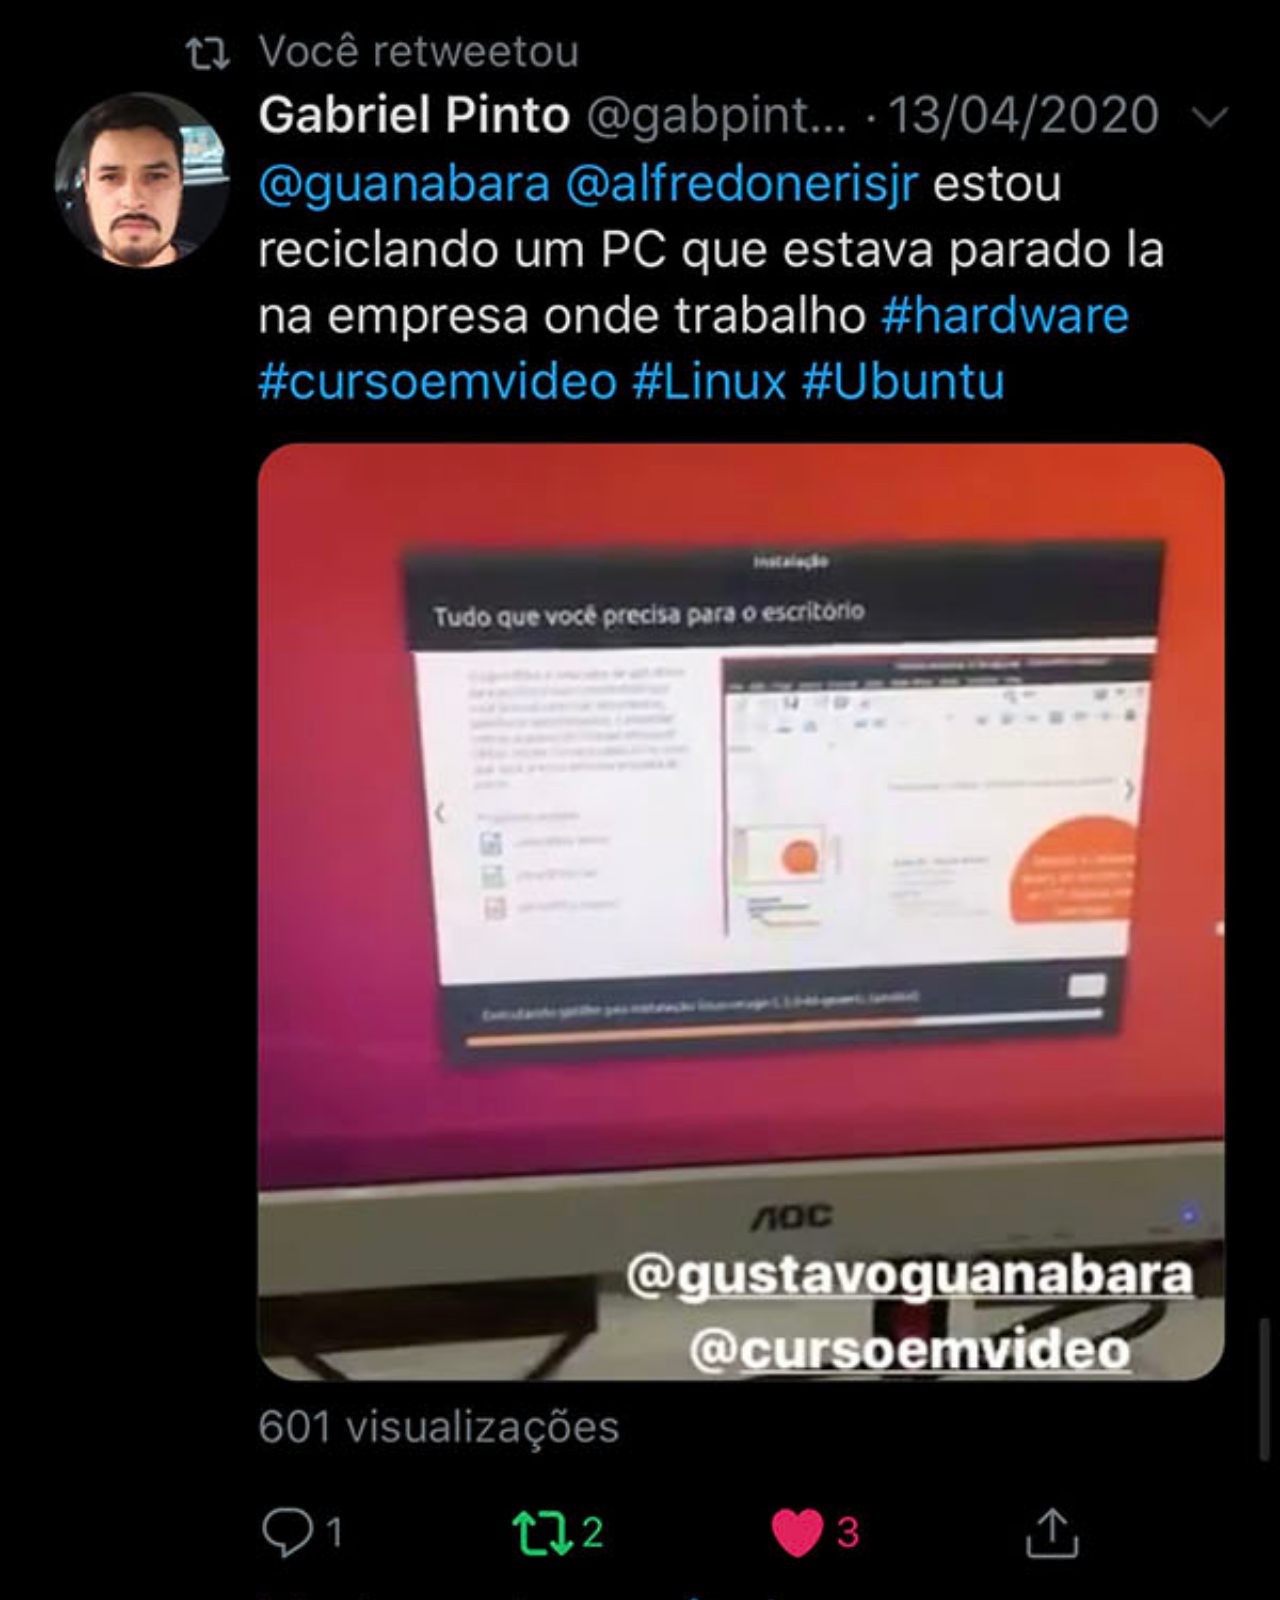
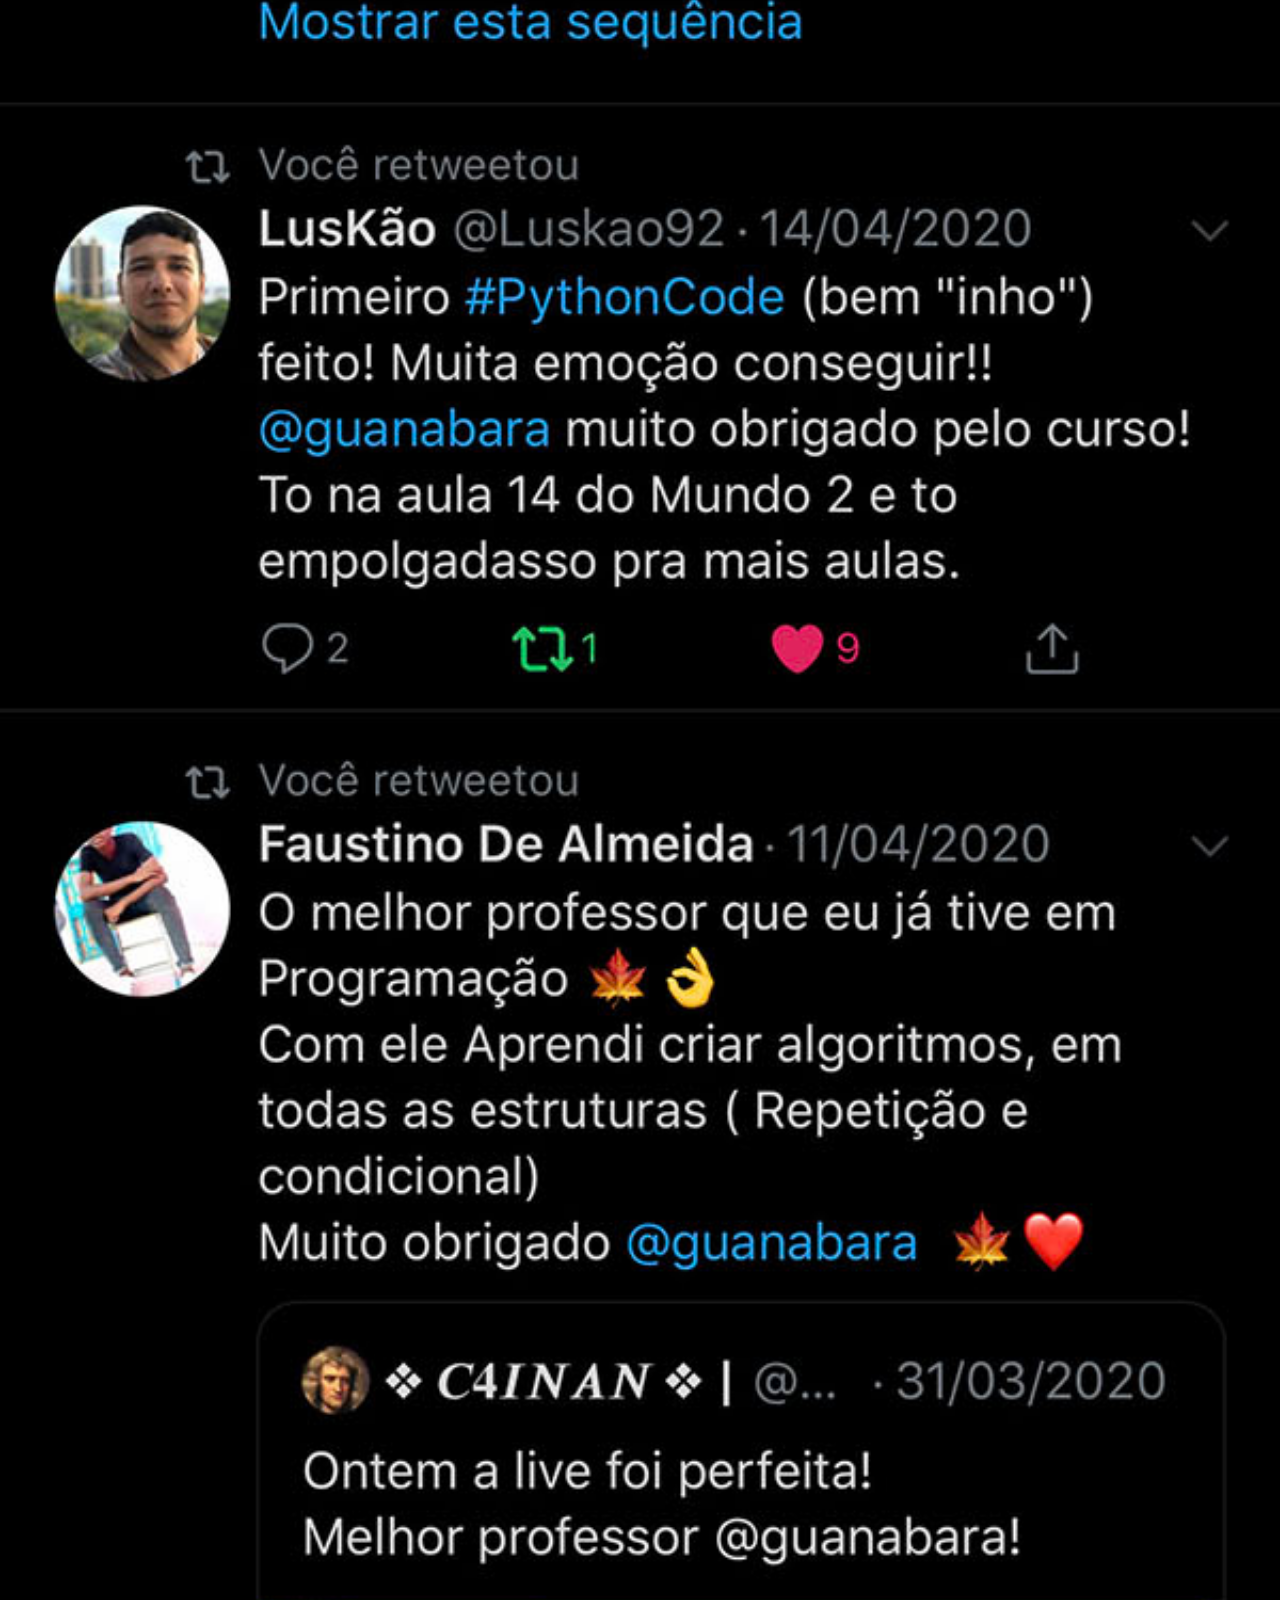
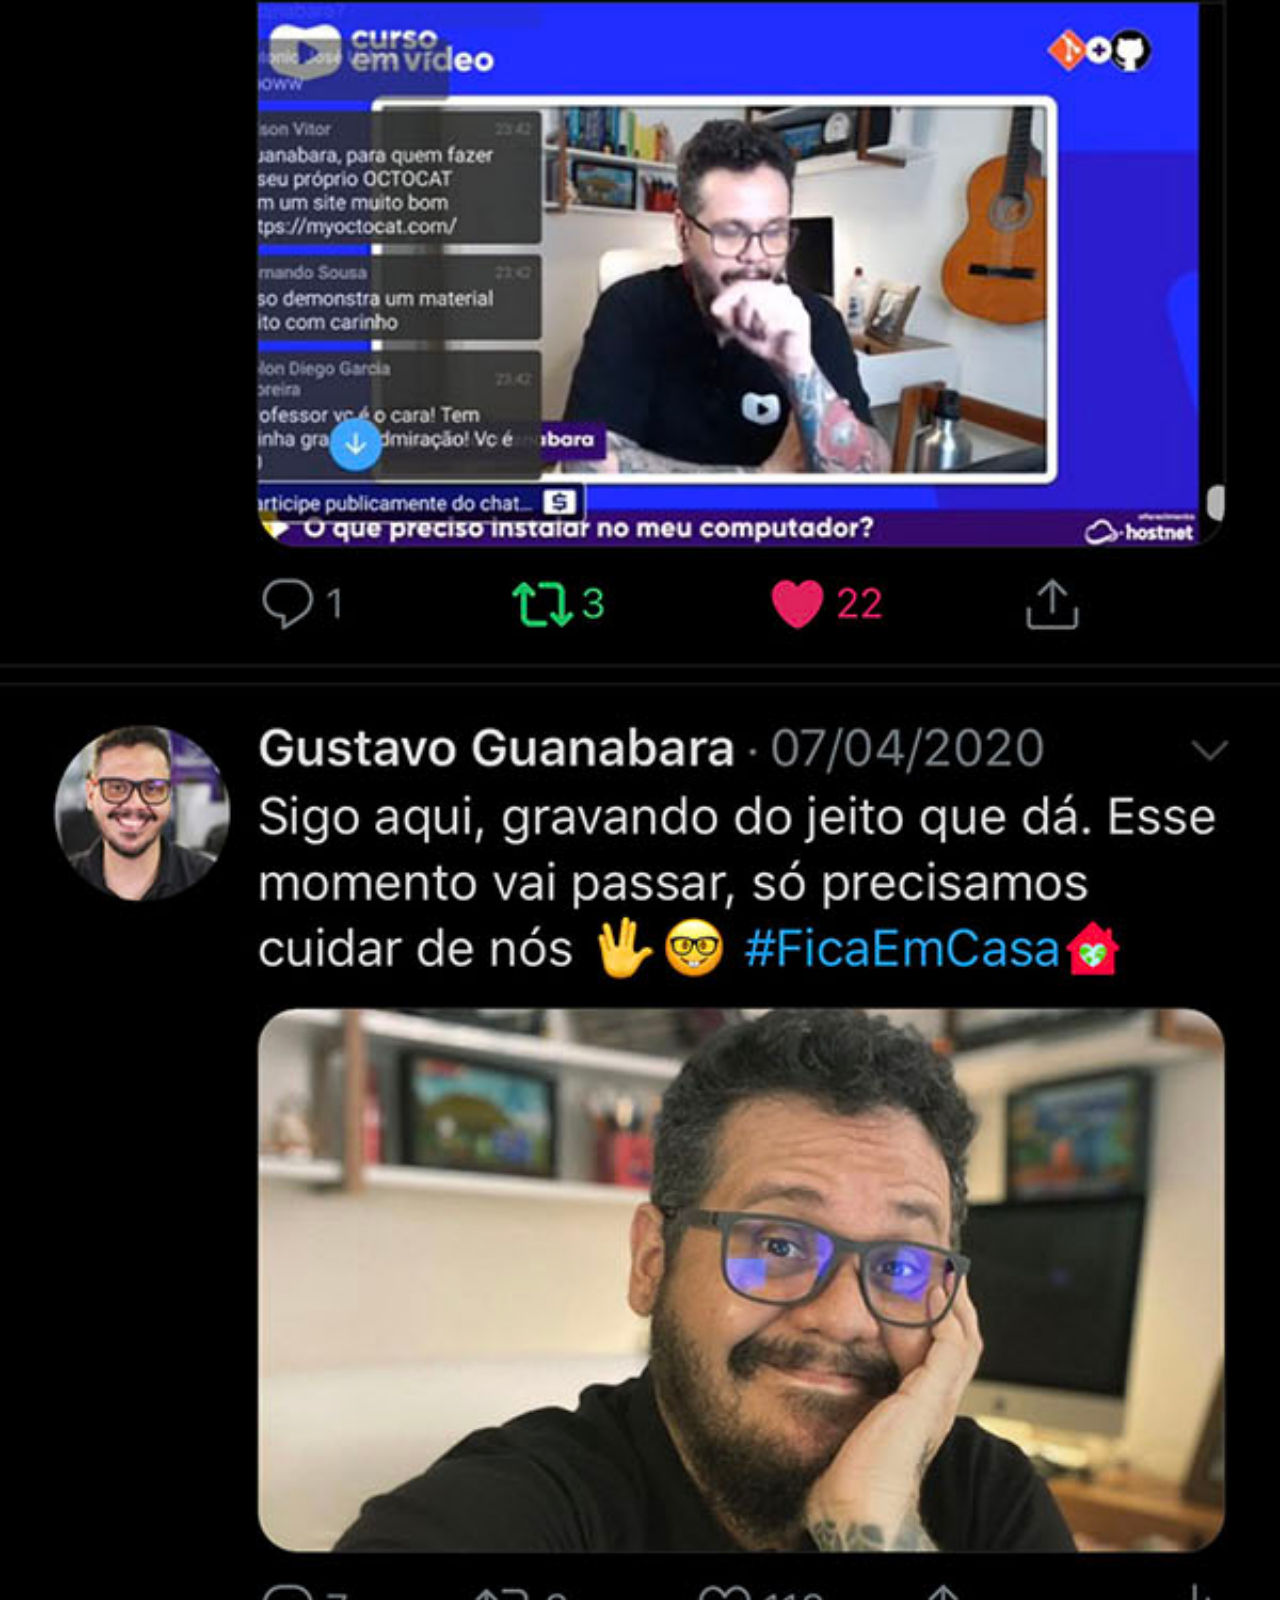
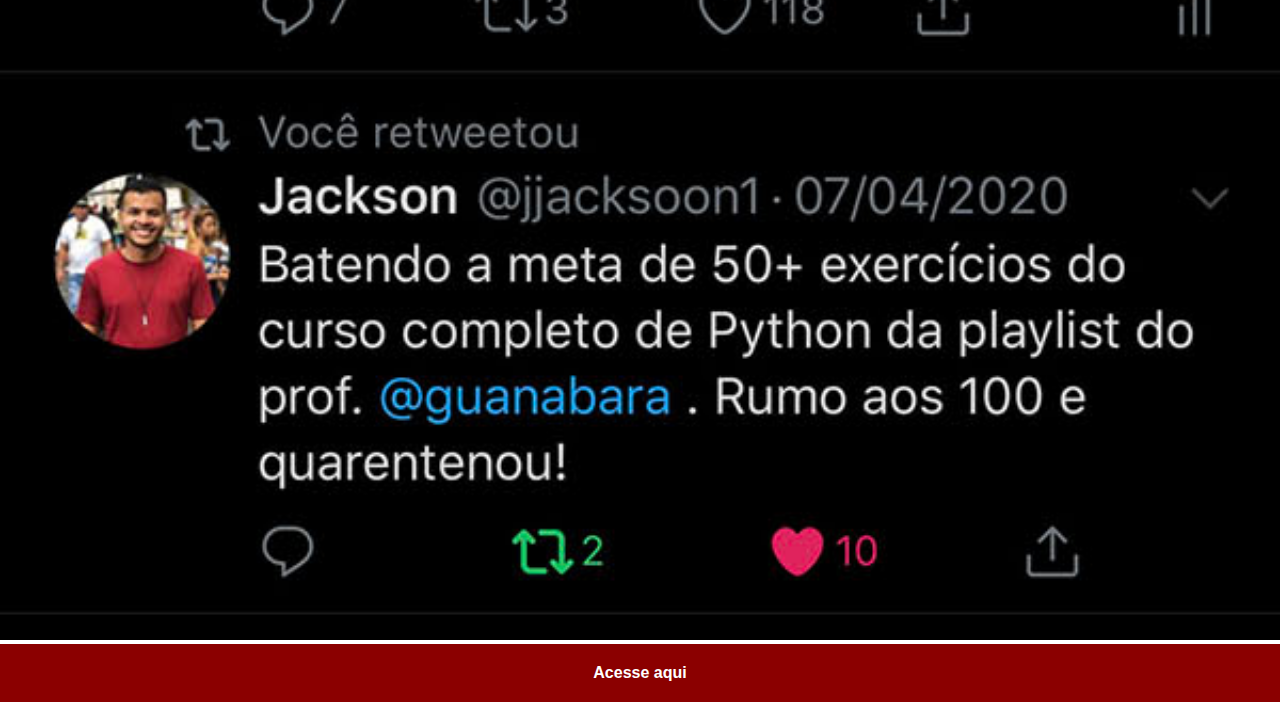
<file: site-iframe/tela-sites/twitter.html>
<!DOCTYPE html>
<html lang="en">
<head>
    <meta charset="UTF-8">
    <meta name="viewport" content="width=device-width, initial-scale=1.0">
    <title>Document</title>
    <link rel="stylesheet" href="../estilos/social.css">
</head>
<body>
    <img src="../imagens/imagens/tela-twitter.jpg" alt="">
    <a href="a">Acesse aqui</a>
</body>
</html>
</file>
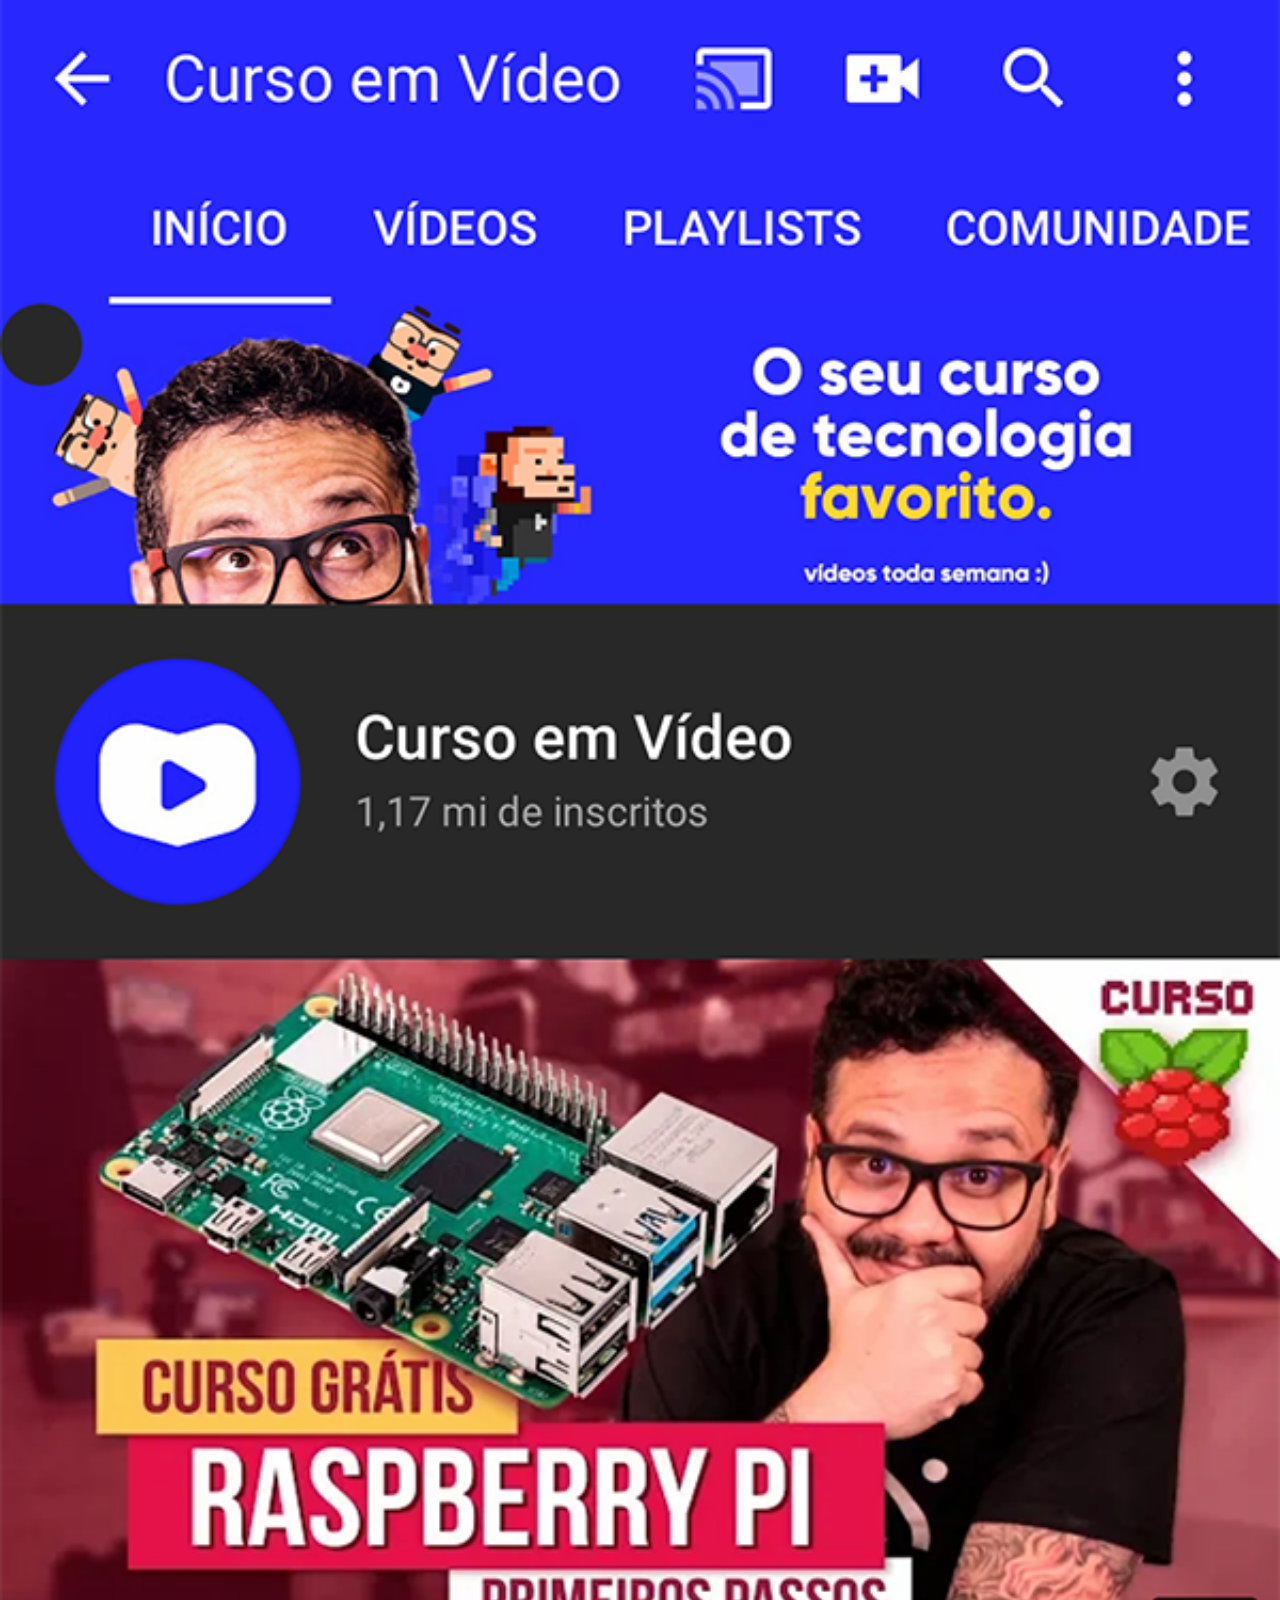
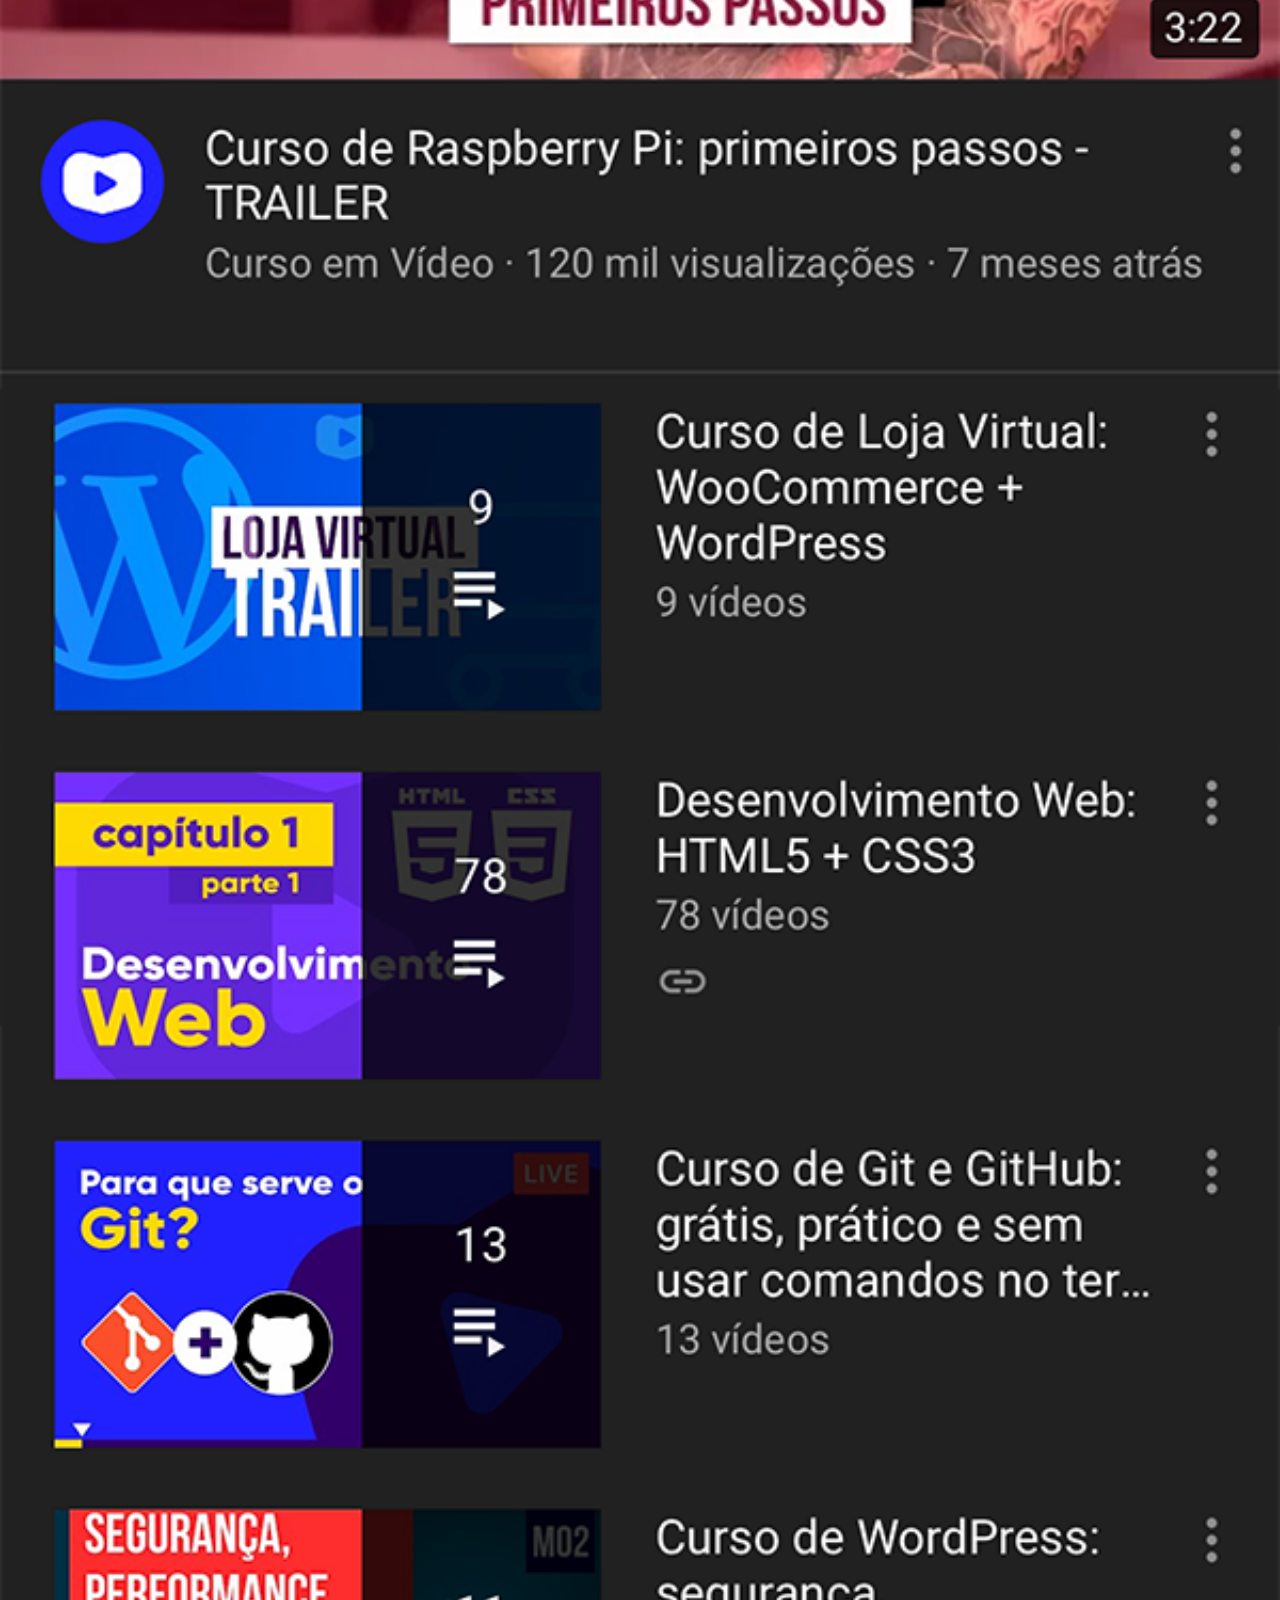
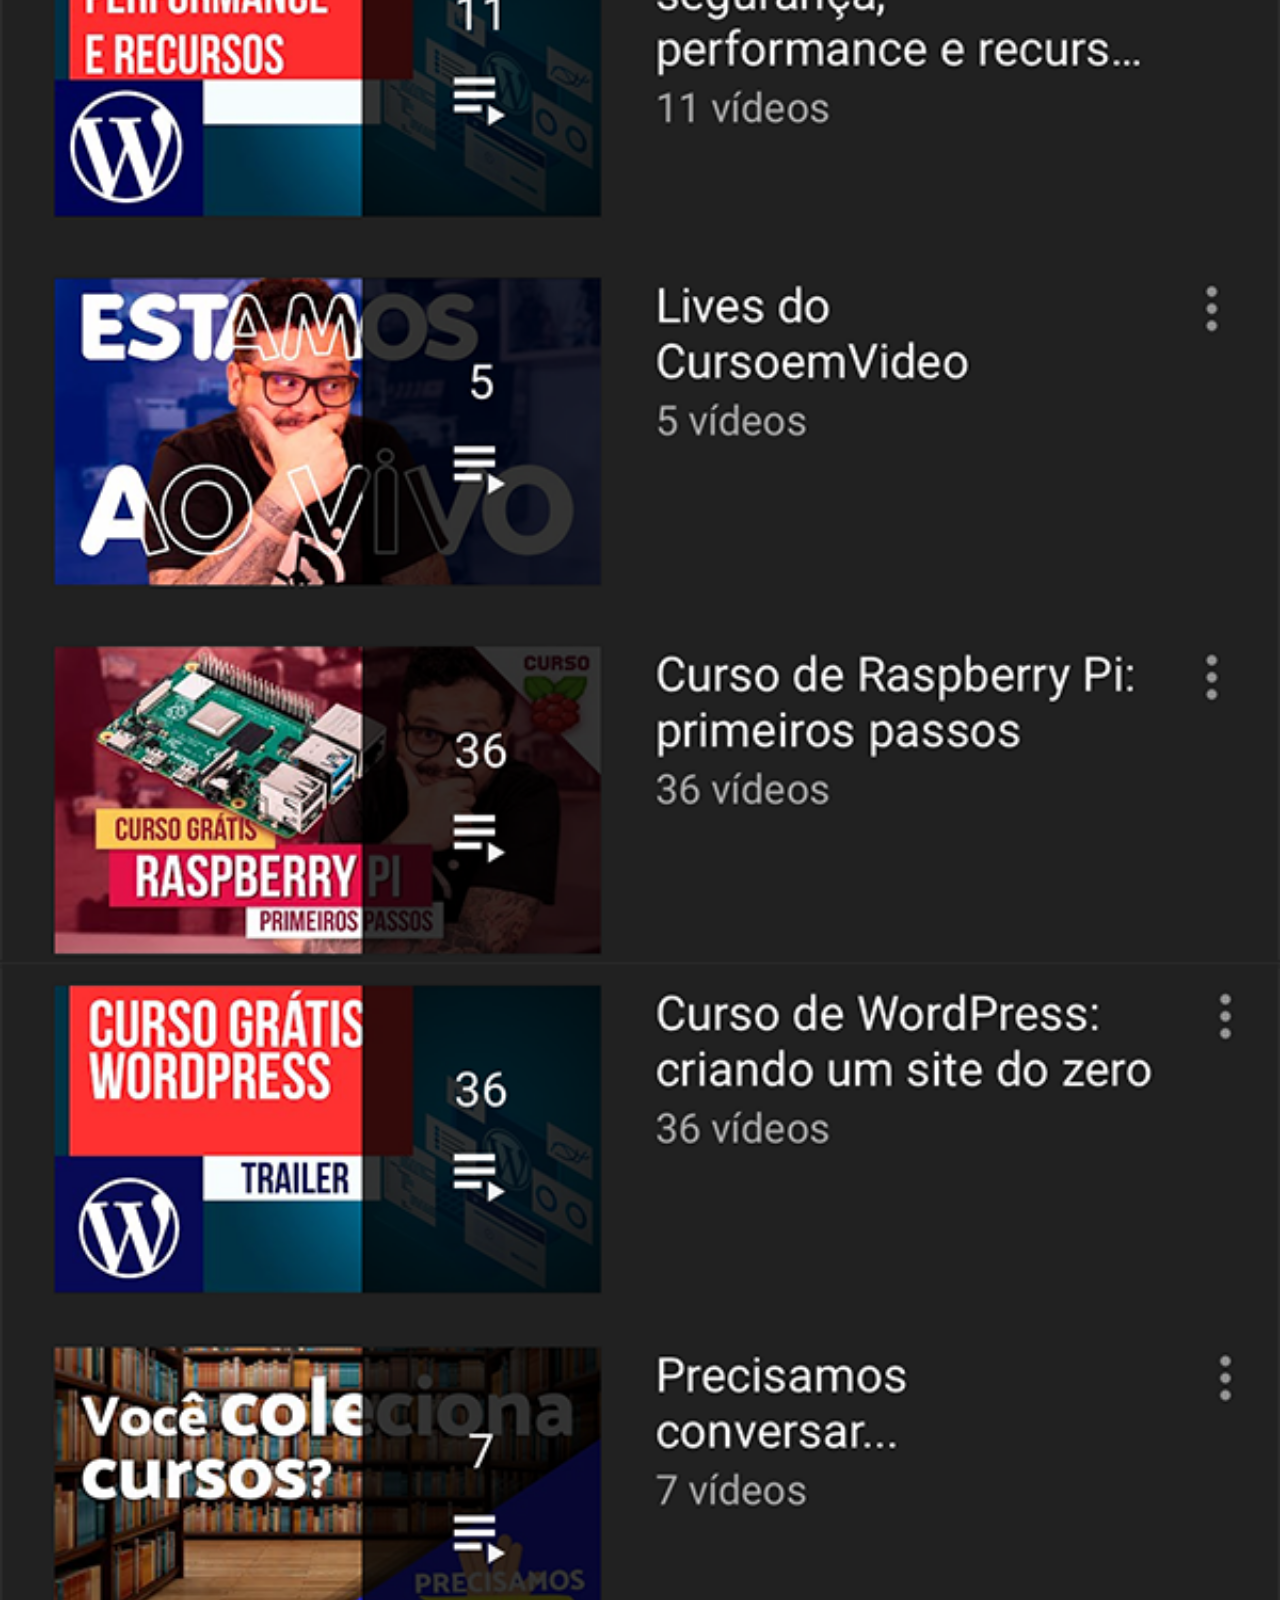
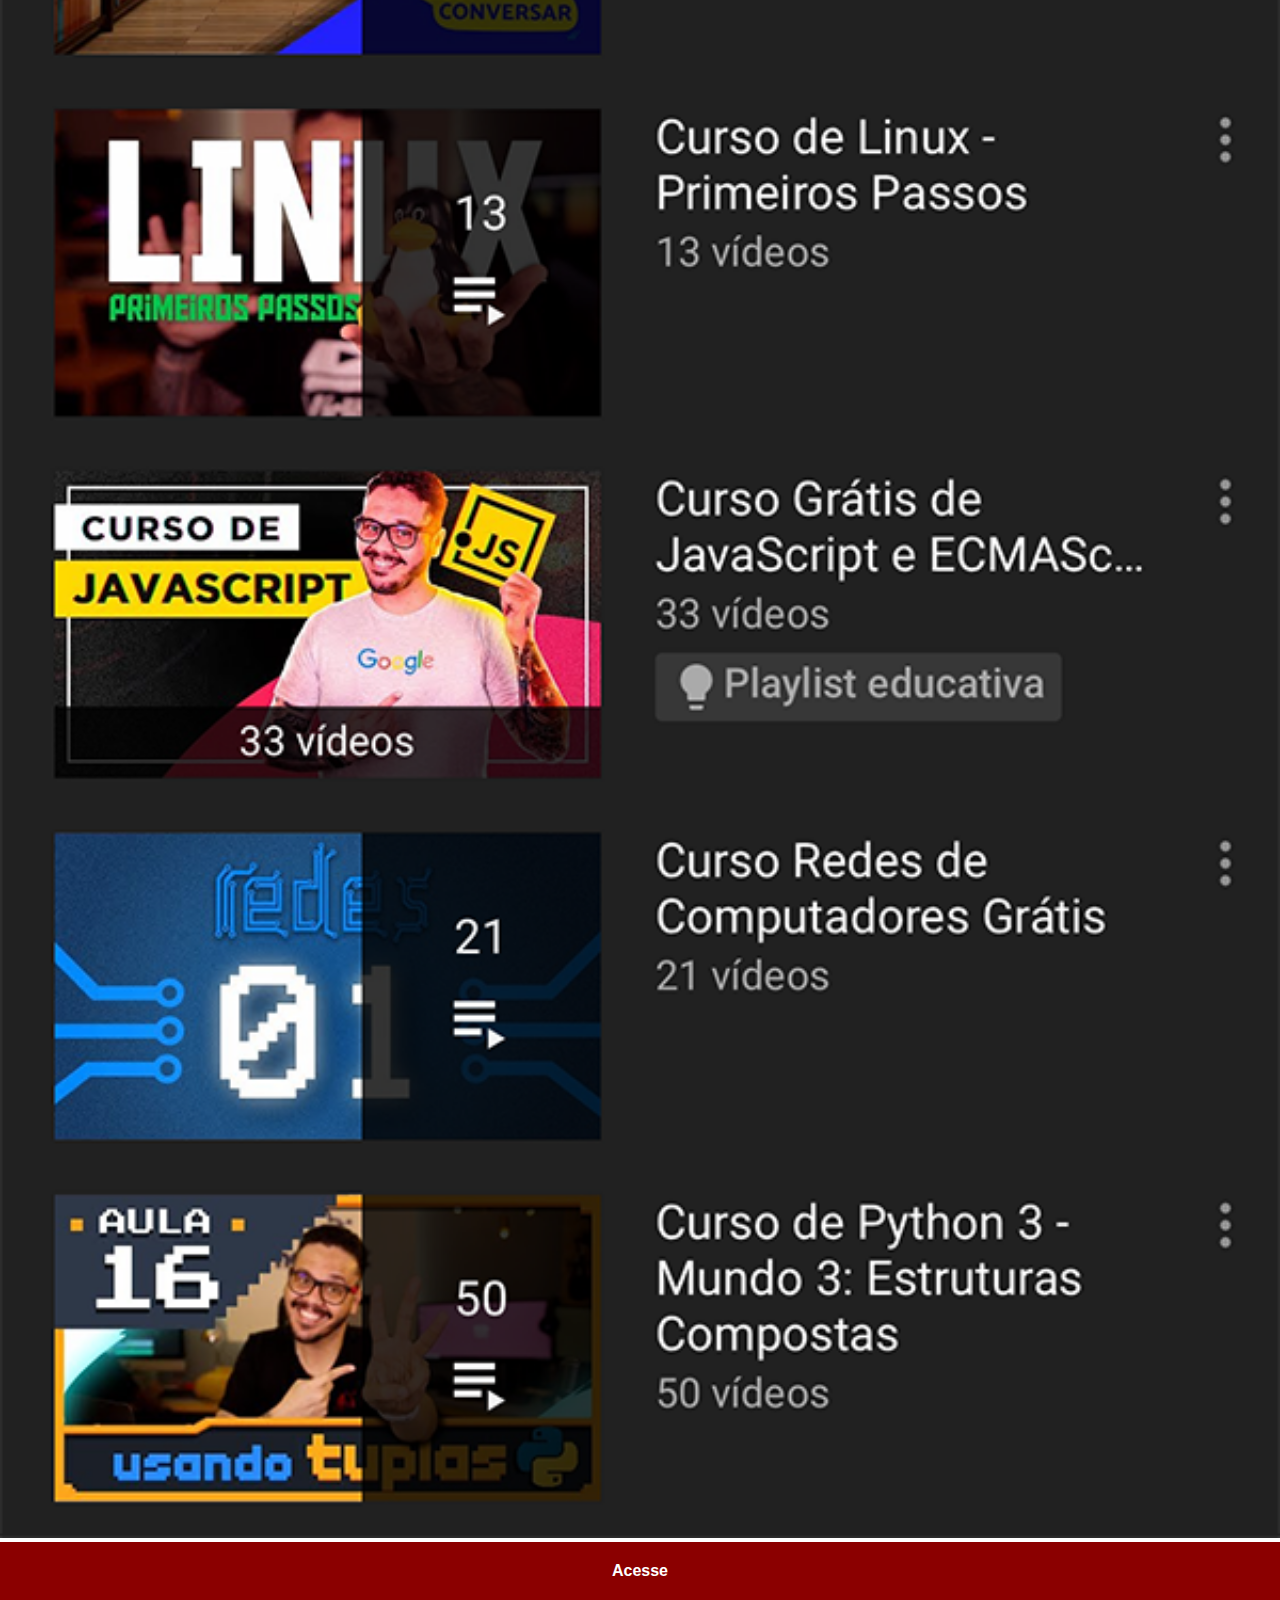
<file: site-iframe/tela-sites/youtube.html>
<!DOCTYPE html>
<html lang="pt-br">
<head>
    <meta charset="UTF-8">
    <meta name="viewport" content="width=device-width, initial-scale=1.0">
    <title>Document</title>
    <link rel="stylesheet" href="../estilos/social.css">
</head>
<body>
    <img src="../imagens/imagens/tela-youtube.png" alt="">
    <a href="https://www.youtube.com/"> Acesse</a>
</body>
</html>
</file>
<file: site-cadastro/style/estilos.css>
@charset "UTF-8";

@import url('https://fonts.googleapis.com/css2?family=Poppins:ital,wght@0,100;0,200;0,300;0,400;0,500;0,600;0,700;0,800;0,900;1,100;1,200;1,300;1,400;1,500;1,600;1,700;1,800;1,900&display=swap');

:root{
    --cor-principal: #83458F;
    --cor-secundaria: #38235B;
    --letras-header: white;
    --letras-conteudo: #1E1E1E;
    --poppins: "Poppins", sans-serif;
}

*{
    margin: 0px;
    padding: 0px;
    font-family: var(--poppins);
}

header{
    height: 8vh;
    
    background-color:var(--cor-principal);
    color: var(--letras-header);

    display: flex;
    flex-direction: row;
    justify-content: space-between;
    align-items: center;

    position: relative;
}

#menubotao{
    background-color: #39235b77;
    border-radius: 4px;

    cursor: pointer;
}

menu{
    display: none;
    background-color: #ffffff;
    font-family: var(--letras-header);
    position: absolute;
    top: 100%;
    right: 0px;
    
}

menu > ol > li > a{
    text-decoration: none;
    display: block;
}

menu > ol > li > a:hover{
    background-color:#bcaad8;
}

hr{
    background-color: #38235B;
}

h1, span{
    margin: 4%;
}

h1{
    font-weight: bolder;
    font-size: 24px;
}

section > article{
    font-weight: bolder;
    color: var(--letras-conteudo)
}
section{
    margin: 16px;
}

#texto-promocao{
    color: var(--letras-conteudo);
    margin: 40px 0px 16px 8px;
    font-size: 16px;
}

#promocoes{
    background-color: rgba(165, 151, 151, 0.993);
    width: 90vw;
    height: 20vh;
    border-radius: 20px;
}

#mais-vendidos{
    margin: 40px 0px 32px 8px;
}
section .container{
    margin: 0px;
}

.produto1{
    background-color: rgba(165, 151, 151, 0.993);
    width: 180px;
    height: 180px;
    border-radius: 16px;
    margin-bottom: 32px;
    margin-left: 20px;
    display: inline-block;
}
</file>
<file: site-cadastro/style/estilos-media-query.css>
@charset "UTF-8";

@import url('https://fonts.googleapis.com/css2?family=Poppins:ital,wght@0,100;0,200;0,300;0,400;0,500;0,600;0,700;0,800;0,900;1,100;1,200;1,300;1,400;1,500;1,600;1,700;1,800;1,900&display=swap');

:root{
    --cor-principal: #83458F;
    --cor-secundaria: #38235B;
    --letras-header: white;
    --letras-conteudo: #1E1E1E;
    --poppins: "Poppins", sans-serif;
}

@media screen and (min-width: 768px){
    
    header{
        height: 10vh;

        transition: width .3s, height .3s;
    }

    h1{
        font-size: 30px;
    }

   span#menubotao{
        display: none;
   }

    menu{
        display: block;
        position:static;
        background-color: var(--cor-principal);
   }
   ol{
    display: flex;
    flex-direction: row;
    gap: 30px;
   }

   menu > ol > li > a{
    color: var(--letras-header);
    margin-right: 15px ;
    }

    menu > ol > li > a:hover{
        background-color: rgba(255, 255, 255, 0);
        text-decoration: underline;
    }
    li{
        list-style-type: none;
    }

   hr{
    display: none;
   }

   #texto-promocao{
    font-size: 20px;
   }

   div#promocoes{
    width: 94vw;
    height: 25vh;

    transition: width .3s, height .1s;
    transition-timing-function: ease;
   }

   #mais-vendidos{
    font-size: 20px;
   }

   .produto1{
    margin-right: 20px;
    }
}

@media screen and (min-width: 993px){
    
    div#promocoes{
        height: 35vh;
    }

    .produto1{
        width: 200px;
        height: 200px;
        margin-right: 30px;
    }
}
</file>
<file: site-cordel/style.css>
@charset "UTF-8";

@import url('https://fonts.googleapis.com/css2?family=Sriracha&display=swap');
@import url('https://fonts.googleapis.com/css2?family=Passion+One:wght@400;700;900&family=Sriracha&display=swap');

:root{
    --fonte_titulo: "Passion One", sans-serif;
    --fonte_cordel: "Sriracha", cursive;
}

*{
    margin: 0px;
    padding: 0px;
}

header{
    background-color: black;
    height: 100px;
    text-align: center;
}
h1{
    font-family: var(--fonte_titulo);
    color: white;
    margin: auto;
    margin-bottom: 0px;
    padding-top: 1%;

}
h2{
    font-family: var(--fonte_titulo);
    color: white;
    margin: auto;
    margin-top: 0px;

}

h2 > a{
    color:white;
    text-decoration: none;
}

h2 > a:hover{
    text-decoration: underline;
}
section > p{
    padding-bottom: 2em;
}
.textos{
    font-family: var(--fonte_cordel);
    margin: 5% 2%;
    line-height: 2em;
}

#textos_com_imagens1{
    background-image: url(imagens-cordel/background001.jpg);
    background-position: right center;
    background-size:cover ;
    background-attachment: fixed;
}

#textos_com_imagens2{
    background-image: url(imagens-cordel/background002.jpg);
    background-size:cover ;
    background-attachment: fixed;
}

section.textos_com_imagens > p{
    background-color: rgba(44, 44, 44, 0.712);
    text-shadow: 1px 1px black;
    color: white;
    width: 30%;
    display: inline-block;
    padding: 20px;
}



footer{
    background-color: black;
    color: white;
    text-align: center;
    padding: 10px;
}
</file>
<file: site-android/style.css>
@charset "UTF-8";

@import url('https://fonts.googleapis.com/css2?family=Bebas+Neue&display=swap');

@font-face{
    font-family: 'Android';
    src: url(fonte/style.otf);
    format: ('opentype');
    font-weight: normal;
}


:root{
    --cor0: #c5ebd6;
    --cor1: #83e1ad;
    --cor3: #3ddc84;
    --cor4:#1a5c37;
    --cor5:#063d1e;
    
    --font-padrao: Arial, Verdana, Helvetica, sans-serif;
    --fonte-destaque: "Bebas Neue", sans-serif;
    --fonte-android: 'Android';
}

*{
    margin: 0px;
    padding: 0px;
}
body {
    background-color: #c5ebd6;
}

p{
    margin: 15px 0px;
    text-align: justify;
   
}

header{
    background-image: linear-gradient(to bottom, var(--cor3), var(--cor5));
    min-height: 150px;
    text-align: center;
    padding-top: 40x;
}
header > h1{
 color: white;
 margin-bottom: 20px;
 font-size: 3em;
 text-shadow: 2px 2px 0px rgba(0, 0, 0, 0.534);

}
 

header p{
    color: white;
    font-size: 1.2em;
    max-width: 500px;
    margin: auto;
    text-shadow: 2px 2px 0px rgba(0, 0, 0, 0.534);
}

nav {
    background-color: var(--cor5);
    padding: 10px;
    box-shadow: 7px ;
}

nav > a{
    color: white;
    text-decoration: none;
    padding: 10px;
    font-weight: bold;
    transition-duration: 0.5s;
}

nav > a:hover{
    background-color: var(--cor3);
    color: var(--cor5);
} 
 main{
    background-color: white;
    margin: auto;
    margin-bottom: 40px;
    min-width: 300px;
    max-width: 700px;
    padding: 20px;
    box-shadow: 0px 0px 10px black;
    border-bottom-left-radius: 10px;
    border-bottom-right-radius: 10px;

 }

 main img{
    width: 100%;
 }
main > article >h1{  
    color: var(--cor5);
    font-family: var(--fonte-android);
}

main > article > h2{
    font-family: var(--fonte-android);
    color: var(--cor4);
    font-size: 1.3em;
    background-image: linear-gradient(to right, var(--cor3), transparent);
}

main p{
    margin: 15px 0px;
    text-align: justify;
    text-indent: 30px;
    font-size: 1em;
    line-height: 1em;
}

main strong{
    color: var(--cor4);
    font-weight: bold;
    padding: 2px 6px;
}

main a{
    text-decoration: none;
    font-weight: bold;
    color: var(--cor5);
    padding: 2px 6px;
    
}
main a::after{
    content: "\1F517";
}

main a:hover{
    text-decoration: underline;
    color: var(--cor4);
}

div.video {
    background-color:var(--cor5);
    margin: 0px -20px 30px;
    padding: 20px;
    padding-bottom: 58.1%;
    position: relative;

}
div.video > iframe{
    position: absolute;
    top: 5%;
    left: 5%;
    width:90% ;
    height: 90%;

}

aside{
    background-color: var(--cor1);
    padding: 10px;
    border-radius: 10px;

}
aside > ul{
    list-style-type: '\2714\00a0';list-style-position: inside;
    columns: 2;
    box-shadow: rgba(0, 0, 0, 0.301);
}

aside > a{
    background-color: transparent;
}

aside > h3{
    color: white;
    background-color: var(--cor4);
    margin: -10px -10px 0px -10px;
    padding: 5px;
    border-radius: 10px 10px 0px 0px;
}
footer{
    background-color: var(--cor5);
    color: white;
    text-align: center;
    font-size: 0.8em;
    padding: 1px;
}

footer > p{
    text-align: center;
}

footer > p > a{
    color: white;
    text-decoration: underline;
}

main img.pequena{
    max-width: 350px;
    display: block;
    margin: auto;
}
</file>
<file: site-cadastro/style-tabelas/login.css>
@charset "UTF-8";

@import url('https://fonts.googleapis.com/css2?family=Poppins:ital,wght@0,100;0,200;0,300;0,400;0,500;0,600;0,700;0,800;0,900;1,100;1,200;1,300;1,400;1,500;1,600;1,700;1,800;1,900&display=swap');

:root{
    --cor-principal: #83458F;
    --cor-secundaria: #38235B;
    --letras-header: white;
    --letras-conteudo: #1E1E1E;
    --poppins: "Poppins", sans-serif;
}

*{
    margin: 0px;
    padding: 0px;
    font-family: var(--poppins);
}

body{
    background-color: var(--cor-principal);
    width: 95vw;
    
}

.formulario{
    background-color: white;
    width: 362px;
    height: 508px;
    border-radius: 16px; ;
    
    
    position: absolute;
    left: 50%;
    top: 50%;
    transform: translate(-50%, -50%);
}

#titulo-e-subtitulo{
    text-align: center;
    font-family: var(--poppins);
}

h1{
    font-size: 16px;
    font-weight: bolder;
}

h2{
    font-size: 14px;
    font-weight: 600px;
}

form{
    margin: 32px;
    display: flex;
    flex-direction: column;
    gap: 16px;
}

label{
    font-size: 16px;
}

.box-form{
    width: 294px;
    height: 32px;
    border: 1px solid black;
    padding: 0px 0px 0px 8px;
}

#esquecer-confirmar{
    display: flex;
    flex-direction: row;
    gap: 58px;
}

#esqueceu-senha{
    color: var(--cor-secundaria);
    font-weight: 600;
    font-size: 14px;
    text-decoration: none;
    margin-top: 8px;
}

#confirmar{
    text-decoration: none;
    font-size: 14px;
    color: var(--letras-header);
    background-color: var(--cor-secundaria);
    padding: 6px 15px;
    border-radius: 20px;
}

a#confirmar:hover{
    background-color: #503a74;
}

div#imagens{
    display: flex;
    flex-direction: row;
    justify-content: center;
    gap: 32px;
}

p#clique-aqui{
    font-size: 10;
    font-weight: 600px;
    text-align: center;
    
}
p#clique-aqui > a{
    text-decoration: none;
}
/* CADASTO */

.formulario-cadastro{
    background-color: white;
    width: 362px;
    height: 660px;
    border-radius: 16px; ;
    margin: 24px 0px ;
    
    position: absolute;
    left: 50%;
    top: 50%;
    transform: translate(-50%, -50%);
}

#confirmar-cadastro-container{
    display: flex;
    justify-content: center;
    
}

#confirmar-cadastro{
    font-size: 14px;
    text-decoration: none;
    text-align: center;
    background-color: var(--cor-secundaria);
    color: var(--letras-header);
    width: 116px;
    border-radius: 20px;
    padding: 6px 24px;
}

a#confirmar-cadastro:hover{
    background-color: #503a74;
    border: 1px solid rgba(0, 0, 0, 0.616);
    
}

#texto-cadastre-se{
    text-align: center;
}
div#imagens-cadastro{
    margin: 8px;
    display: flex;
    flex-direction: row;
    justify-content: center;
    gap: 32px;
}

/* RECUPERAR SENHA */

div#mudar-senha{
    display: flex;
    justify-content: center;
}

a#mudar-senha-botao{
    background-color: var(--cor-secundaria);
    color: var(--letras-header);
    text-decoration: none;
    text-align: center;
    font-size: 14px;
    width: 127px;
    height: 24px;
    padding: 8px;
    border-radius: 20px;
}

a#mudar-senha-botao:hover{
    background-color: #503a74;
    border: 1px solid rgba(0, 0, 0, 0.616);
    
}

#paragrafocontainer{
    display: flex;
    justify-content: center;
    position: relative;
    top:-2%;
}

#reenviar-codigo{
    font-size: 12px;
    font-weight:bold;
    text-decoration: none;
}
</file>
<file: site-cadastro/style-tabelas/media-query-form.css>
@charset "UTF-8";

@import url('https://fonts.googleapis.com/css2?family=Poppins:ital,wght@0,100;0,200;0,300;0,400;0,500;0,600;0,700;0,800;0,900;1,100;1,200;1,300;1,400;1,500;1,600;1,700;1,800;1,900&display=swap');

:root{
    --cor-principal: #83458F;
    --cor-secundaria: #38235B;
    --letras-header: white;
    --letras-conteudo: #1E1E1E;
    --poppins: "Poppins", sans-serif;
    --cor :#458F88;
}

@media screen and (min-width: 768px){

    section.formulario{
        width: 600px;
        height: 460px;
        overflow: hidden;
        display: flex;
        transition: width .3s, height .3s;
        transition-timing-function: ease;
    }

    section > img.imagem-lado{
        background-image: url(../images/image\ 2.png);
        border: 0px;
        width: 155px;
        border-radius: 0px;
        display: inline;

    }

   div.titulo-subtitulo ,div.form{
    display: flex;
    justify-content: center;
    flex-direction: column;
   }

   .pai{
    display: flex;
    flex-direction: column;
    justify-content: center;
    margin: auto;
   }

   #clique-aqui{
    margin-top: 8px;
   }

   /* CADASRTO */

   .formulario-cadastro{
        width: 600px;
        height: 600px;
        overflow: hidden;
        display: flex;
        transition: width .3s, height .3s;
        transition-timing-function: ease;    
   }
}

@media screen and (min-width: 993px){

    section.formulario{
        width: 800px;
    }

    section > img.imagem-lado{
        width: 200px;
    }

    /* CADASTRO */

    .formulario-cadastro{
        width: 800px;
    }
}
</file>
<file: site-iframe/estilos/social.css>
@charset "UTF-8";

*{
    margin: 0px;
    padding: 0px;
    font-family: Arial, Helvetica, sans-serif;
}
::-webkit-scrollbar{
    width: 0px;
    height: 0px;
}
img{
    width: 100vw;
}
a{
    display: block;
    background-color: darkred;
    padding: 20px;
    text-align: center;
    font-weight:bolder;
    text-decoration:none;
    color: white;
}
a :hover{
    background-color: red;
}
</file>
